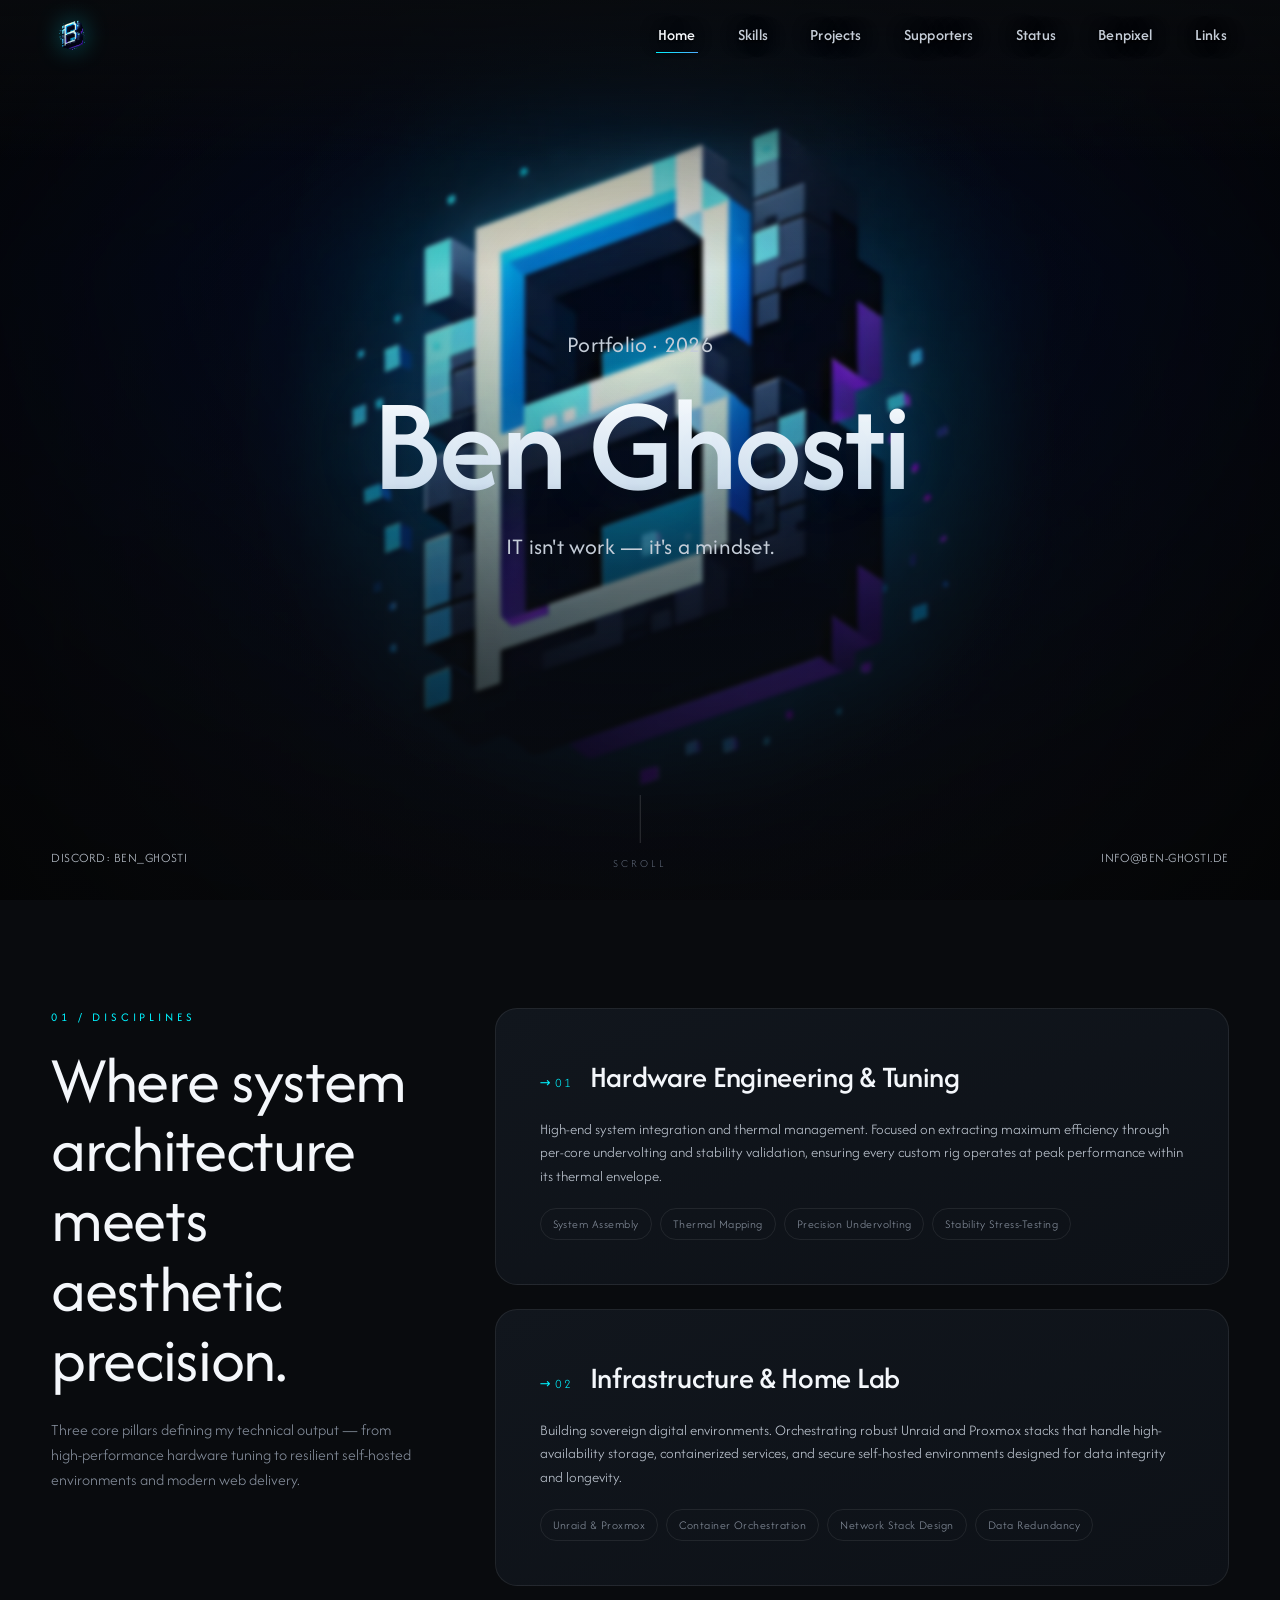
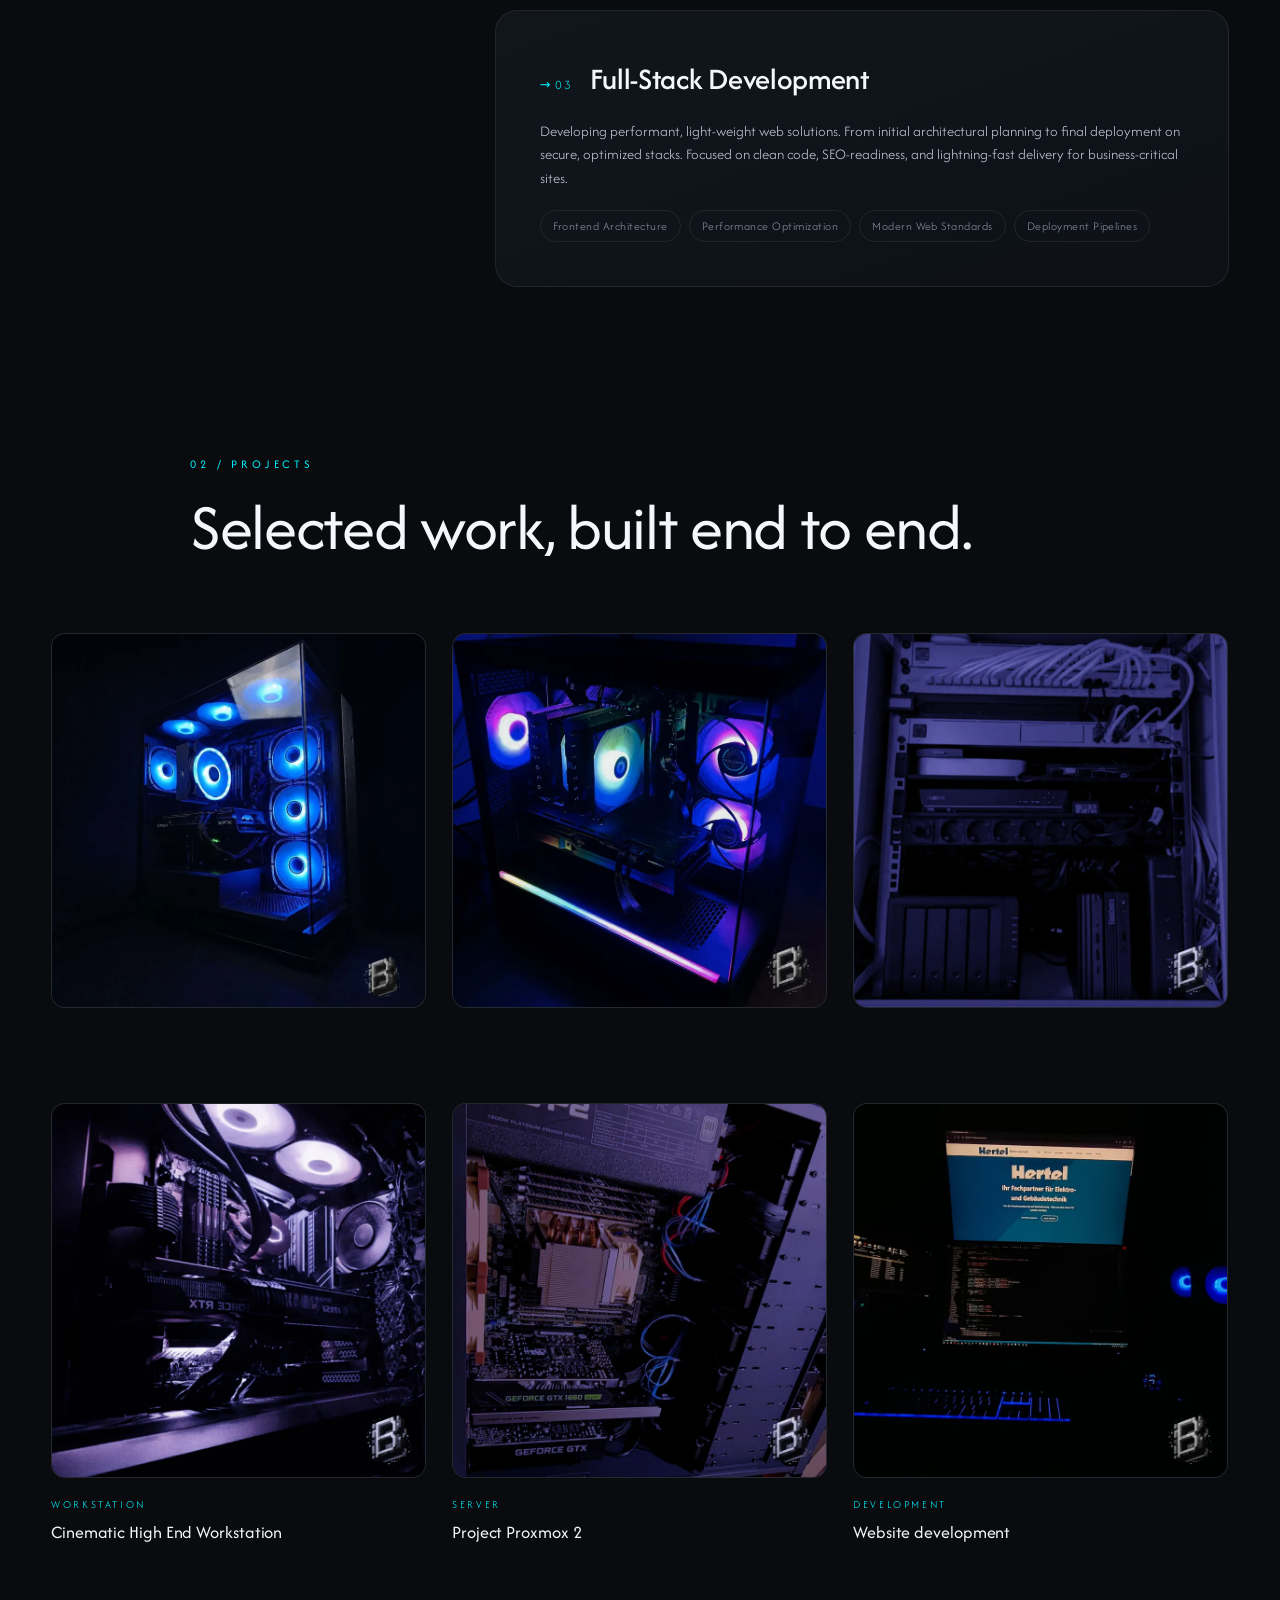
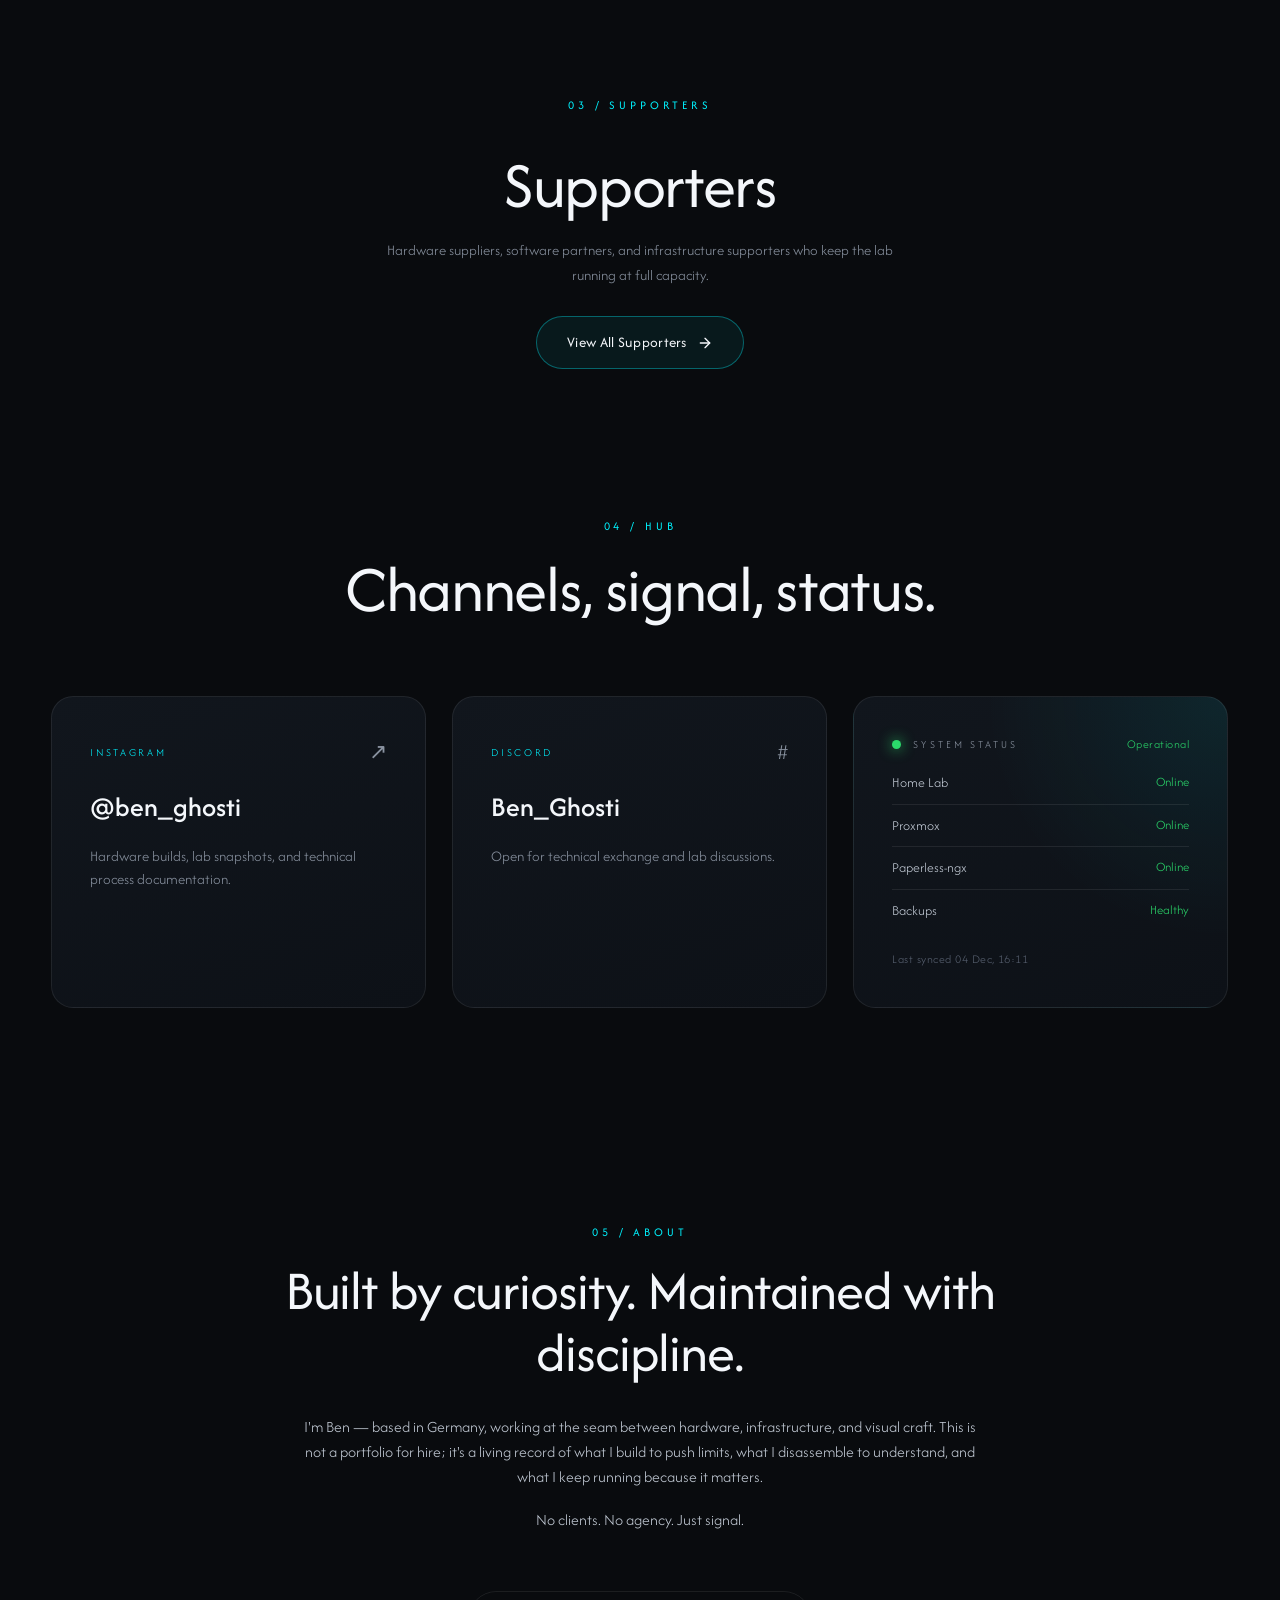
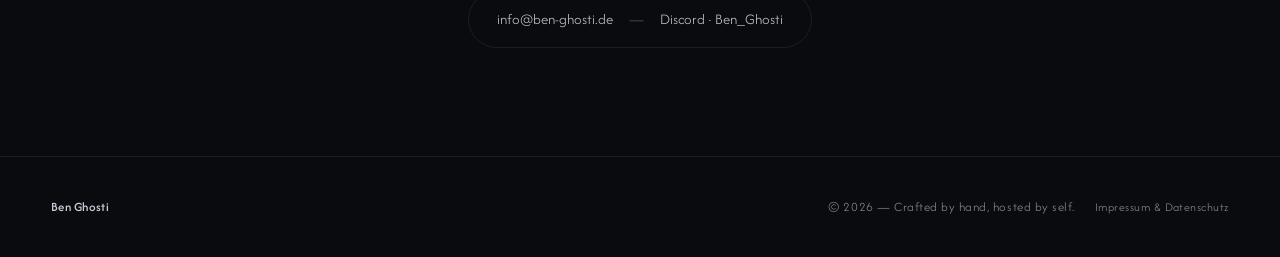
<file: index.html>
<!DOCTYPE html>

<html lang="en">
<head>
<meta charset="utf-8"/>
<meta content="width=device-width, initial-scale=1.0" name="viewport"/>
<meta content="Ben Ghosti — IT isn't work, it's a mindset. Hardware engineering, home lab infrastructure, and digital craftsmanship." name="description"/>
<meta content="#090b0e" name="theme-color"/>
<title>Ben Ghosti — IT Mindset</title>
<link href="assets/images/logo.png?v=20261116-4" rel="icon" type="image/png"/>
<link href="assets/css/fonts.css?v=20261116-4" rel="stylesheet"/>
<link rel="preload" href="assets/fonts/afacad-flux-latin.woff2" as="font" type="font/woff2" crossorigin/>
<!-- Preload für optimierten LCP (Above-the-Fold Hero-Image) -->
<link as="image" fetchpriority="high" href="assets/images/hero-bg.webp" rel="preload" type="image/webp"/>
<link href="assets/css/style.css?v=20261116-11" rel="stylesheet"/>
<link rel="canonical" href="https://ben-ghosti.de/" />
<!-- JSON-LD für Sitelinks und Such-Integration -->
<script type="application/ld+json">
{
  "@context": "https://schema.org",
  "@type": "WebSite",
  "name": "Ben Ghosti IT Portfolio",
  "url": "https://ben-ghosti.de/",
  "hasPart": [
    { "@type": "WebPage", "name": "Projects", "url": "https://ben-ghosti.de/#projects" },
    { "@type": "WebPage", "name": "Skills", "url": "https://ben-ghosti.de/#domains" },
    { "@type": "WebPage", "name": "Supporters", "url": "https://ben-ghosti.de/sponsors.html" },
    { "@type": "WebPage", "name": "System Status", "url": "https://ben-ghosti.de/status.html" },
    { "@type": "WebPage", "name": "Benpixel", "url": "https://ben-ghosti.de/benpixel/" }
  ]
}
</script>
</head>
<body>
<div aria-hidden="true" class="global-glow" data-global-glow=""></div>
<div aria-hidden="true" class="cursor-dot" data-cursor-dot=""></div>
<div aria-hidden="true" class="cursor-ring" data-cursor-ring=""></div>
<header class="nav-bar" data-nav="">
<div class="nav-inner">
<a aria-label="Ben Ghosti home" class="nav-brand" href="./index.html">
<img alt="Ben Ghosti logo" class="brand-mark" src="assets/images/logo.png?v=20261116-4"/>
</a>
<nav aria-label="Primary" class="nav-links" id="primary-nav">
<a class="nav-link active" href="./index.html">Home</a>
<a class="nav-link" href="./index.html#domains">Skills</a>
<a class="nav-link" href="./index.html#projects">Projects</a>
<a class="nav-link" href="./sponsors.html">Supporters</a>
<a class="nav-link" href="./status.html">Status</a>
<a class="nav-link" href="./benpixel/">Benpixel</a>
<a class="nav-link" href="./index.html#links">Links</a>
</nav>
<button aria-controls="primary-nav" aria-expanded="false" aria-label="Toggle navigation" class="nav-toggle" data-nav-toggle="" type="button">
<span class="toggle-bar"></span>
<span class="toggle-bar"></span>
<span class="toggle-bar"></span>
</button>
</div>
</header>
<div class="nav-scrim" data-nav-scrim aria-hidden="true"></div>
<main>
<section class="section-hero" id="home">
<div class="hero-background-wrapper">
<picture><source srcset="assets/images/hero-bg.webp" type="image/webp"/><img alt="" aria-hidden="true" class="hero-image" decoding="async" fetchpriority="high" height="1425" src="assets/images/hero-bg.jpg" width="2560"/></picture>
<div class="hero-veil"></div>
<div class="hero-vignette"></div>
</div>
<div class="hero-content">
<p class="hero-eyebrow">Portfolio · 2026</p>
<h1 class="hero-title">Ben Ghosti</h1>
<p class="hero-tagline">IT isn't work — it's a mindset.</p>
</div>
<div class="hero-meta hero-meta-bottom-left">
<span class="meta-label">Discord: Ben_Ghosti</span>
</div>
<div class="hero-meta hero-meta-bottom-right">
<a class="meta-link" href="mailto:info@ben-ghosti.de">Info@ben-ghosti.de</a>
</div>
<a aria-label="Scroll to next section" class="hero-scroll" href="#domains">
<span class="scroll-track"><span class="scroll-thumb"></span></span>
<span class="scroll-label">Scroll</span>
</a>
</section>
<section class="section section-domains" id="domains">
<div class="grid-ratio-1x2">
<aside class="domain-sticky">
<p class="section-index">01 / Disciplines</p>
<h2 class="section-title">Where system architecture meets aesthetic precision.</h2>
<p class="section-lead">Three core pillars defining my technical output — from high-performance hardware tuning to resilient self-hosted environments and modern web delivery.</p>
</aside>
<div class="domain-stack">
<article class="card-2">
<header class="card-head">
<span class="card-index">→ 01</span>
<h3 class="card-title">Hardware Engineering &amp; Tuning</h3>
</header>
<p class="card-body">High-end system integration and thermal management. Focused on extracting maximum efficiency through per-core undervolting and stability validation, ensuring every custom rig operates at peak performance within its thermal envelope.</p>
<ul class="card-tags">
<li>System Assembly</li>
<li>Thermal Mapping</li>
<li>Precision Undervolting</li>
<li>Stability Stress-Testing</li>
</ul>
</article>
<article class="card-2">
<header class="card-head">
<span class="card-index">→ 02</span>
<h3 class="card-title">Infrastructure &amp; Home Lab</h3>
</header>
<p class="card-body">Building sovereign digital environments. Orchestrating robust Unraid and Proxmox stacks that handle high-availability storage, containerized services, and secure self-hosted environments designed for data integrity and longevity.</p>
<ul class="card-tags">
<li>Unraid &amp; Proxmox</li>
<li>Container Orchestration</li>
<li>Network Stack Design</li>
<li>Data Redundancy</li>
</ul>
</article>
<article class="card-2">
<header class="card-head">
<span class="card-index">→ 03</span>
<h3 class="card-title">Full-Stack Development</h3>
</header>
<p class="card-body">Developing performant, light-weight web solutions. From initial architectural planning to final deployment on secure, optimized stacks. Focused on clean code, SEO-readiness, and lightning-fast delivery for business-critical sites.</p>
<ul class="card-tags">
<li>Frontend Architecture</li>
<li>Performance Optimization</li>
<li>Modern Web Standards</li>
<li>Deployment Pipelines</li>
</ul>
</article>
</div>
</div>
</section>
<section class="section section-projects" id="projects">
<header class="section-header">
<p class="section-index">02 / Projects</p>
<h2 class="section-title">Selected work, built end to end.</h2>
</header>
<div class="project-grid">
<div class="project-card">
<div class="utility-aspect-1x1">
<picture><source srcset="assets/images/project1.webp" type="image/webp"/><img alt="My Workstation — Glacier" decoding="async" height="800" loading="lazy" src="assets/images/project1.jpg" width="800"/></picture>
</div>
<div class="project-meta">
<span class="project-tag">Build</span>
<h3 class="project-name">My Workstation — Glacier</h3>
</div>
</div>
<div class="project-card">
<div class="utility-aspect-1x1">
<picture><source srcset="assets/images/project2.webp" type="image/webp"/><img alt="Gaming Build with air cooling" decoding="async" height="800" loading="lazy" src="assets/images/project2.jpg" width="800"/></picture>
</div>
<div class="project-meta">
<span class="project-tag">Home Lab</span>
<h3 class="project-name">Gaming Build</h3>
</div>
</div>
<div class="project-card">
<div class="utility-aspect-1x1">
<picture><source srcset="assets/images/project3.webp" type="image/webp"/><img alt="Custom Network Stack Rack" decoding="async" height="800" loading="lazy" src="assets/images/project3.jpg" width="800"/></picture>
</div>
<div class="project-meta">
<span class="project-tag">Network</span>
<h3 class="project-name">Network Stack</h3>
</div>
</div>
<div class="project-card">
<div class="utility-aspect-1x1">
<picture><source srcset="assets/images/project4.webp" type="image/webp"/><img alt="Cinematic High End Workstation Detail" decoding="async" height="800" loading="lazy" src="assets/images/project4.jpg" width="800"/></picture>
</div>
<div class="project-meta">
<span class="project-tag">Workstation</span>
<h3 class="project-name">Cinematic High End Workstation</h3>
</div>
</div>
<div class="project-card">
<div class="utility-aspect-1x1">
<picture><source srcset="assets/images/project5.webp" type="image/webp"/><img alt="Project Proxmox 2 Server Hardware" decoding="async" height="800" loading="lazy" src="assets/images/project5.jpg" width="800"/></picture>
</div>
<div class="project-meta">
<span class="project-tag">Server</span>
<h3 class="project-name">Project Proxmox 2</h3>
</div>
</div>
<div class="project-card">
<div class="utility-aspect-1x1">
<picture><source srcset="assets/images/project6.webp" type="image/webp"/><img alt="Website development workspace" decoding="async" height="800" loading="lazy" src="assets/images/project6.jpg" width="800"/></picture>
</div>
<div class="project-meta">
<span class="project-tag">Development</span>
<h3 class="project-name">Website development</h3>
</div>
</div>
</div>
</section>
<section class="section section-sponsors-teaser" id="sponsors-teaser">
<div class="section-container">
<div class="teaser-box">
<p class="section-index">03 / Supporters</p>
<h2 class="section-heading">Supporters</h2>
<p class="section-subheading">Hardware suppliers, software partners, and infrastructure supporters who keep the lab running at full capacity.</p>
<a class="cta-button" href="./sponsors.html">
          View All Supporters
          <svg aria-hidden="true" class="cta-icon" fill="none" height="16" stroke="currentColor" stroke-linecap="round" stroke-linejoin="round" stroke-width="2" viewbox="0 0 24 24" width="16" xmlns="http://www.w3.org/2000/svg"><line x1="5" x2="19" y1="12" y2="12"></line><polyline points="12 5 19 12 12 19"></polyline></svg>
</a>
</div>
</div>
</section>
<section class="section section-links" id="links">
<header class="section-header">
<p class="section-index">04 / Hub</p>
<h2 class="section-title">Channels, signal, status.</h2>
</header>
<div class="link-hub">
<a class="link-card" href="https://instagram.com/ben_ghosti" rel="noopener noreferrer" target="_blank">
<div class="link-card-head">
<span class="link-card-tag">Instagram</span>
<span aria-hidden="true" class="link-card-arrow">↗</span>
</div>
<h3 class="link-card-title">@ben_ghosti</h3>
<p class="link-card-desc">Hardware builds, lab snapshots, and technical process documentation.</p>
</a>
<div class="link-card">
<div class="link-card-head">
<span class="link-card-tag">Discord</span>
<span aria-hidden="true" class="link-card-arrow">#</span>
</div>
<h3 class="link-card-title">Ben_Ghosti</h3>
<p class="link-card-desc">Open for technical exchange and lab discussions.</p>
</div>
<a class="status-module reveal is-visible" data-status-module="" href="./status.html">
<div class="status-head">
<div class="status-led" data-status-led=""></div>
<span class="status-label">System Status</span>
<span class="status-state" data-status-state="">Operational</span>
</div>
<ul class="status-list">
<li><span>Home Lab</span><em data-status-item="">Online</em></li>
<li><span>Proxmox</span><em data-status-item="">Online</em></li>
<li><span>Paperless-ngx</span><em data-status-item="">Online</em></li>
<li><span>Backups</span><em data-status-item="">Healthy</em></li>
</ul>
<p class="status-foot">Last synced <time data-status-time="">09 Jun, 22:10</time></p>
</a>
</div>
</section>
<section class="section section-about" id="about">
<div class="about-wrap">
<p class="section-index">05 / About</p>
<h2 class="about-title">Built by curiosity. Maintained with discipline.</h2>
<p class="about-body">I'm Ben — based in Germany, working at the seam between hardware, infrastructure, and visual craft. This is not a portfolio for hire; it's a living record of what I build to push limits, what I disassemble to understand, and what I keep running because it matters.</p>
<p class="about-body">No clients. No agency. Just signal.</p>
<div class="about-contact">
<a class="contact-link" href="mailto:info@ben-ghosti.de">info@ben-ghosti.de</a>
<span aria-hidden="true" class="contact-sep">—</span>
<span class="contact-link">Discord · Ben_Ghosti</span>
</div>
</div>
</section>
</main>
<footer class="site-footer" id="site-footer">
<div class="footer-inner">
<a class="footer-brand" href="./index.html">Ben Ghosti</a>
<div class="footer-end">
<span class="footer-meta">© <span data-year="">2026</span> — Crafted by hand, hosted by self.</span>
<a class="footer-legal-link" href="./legal.html">Impressum &amp; Datenschutz</a>
</div>
</div>
</footer>
<script defer="" src="assets/js/main.js?v=20261116-4"></script>
</body>
</html>
</file>
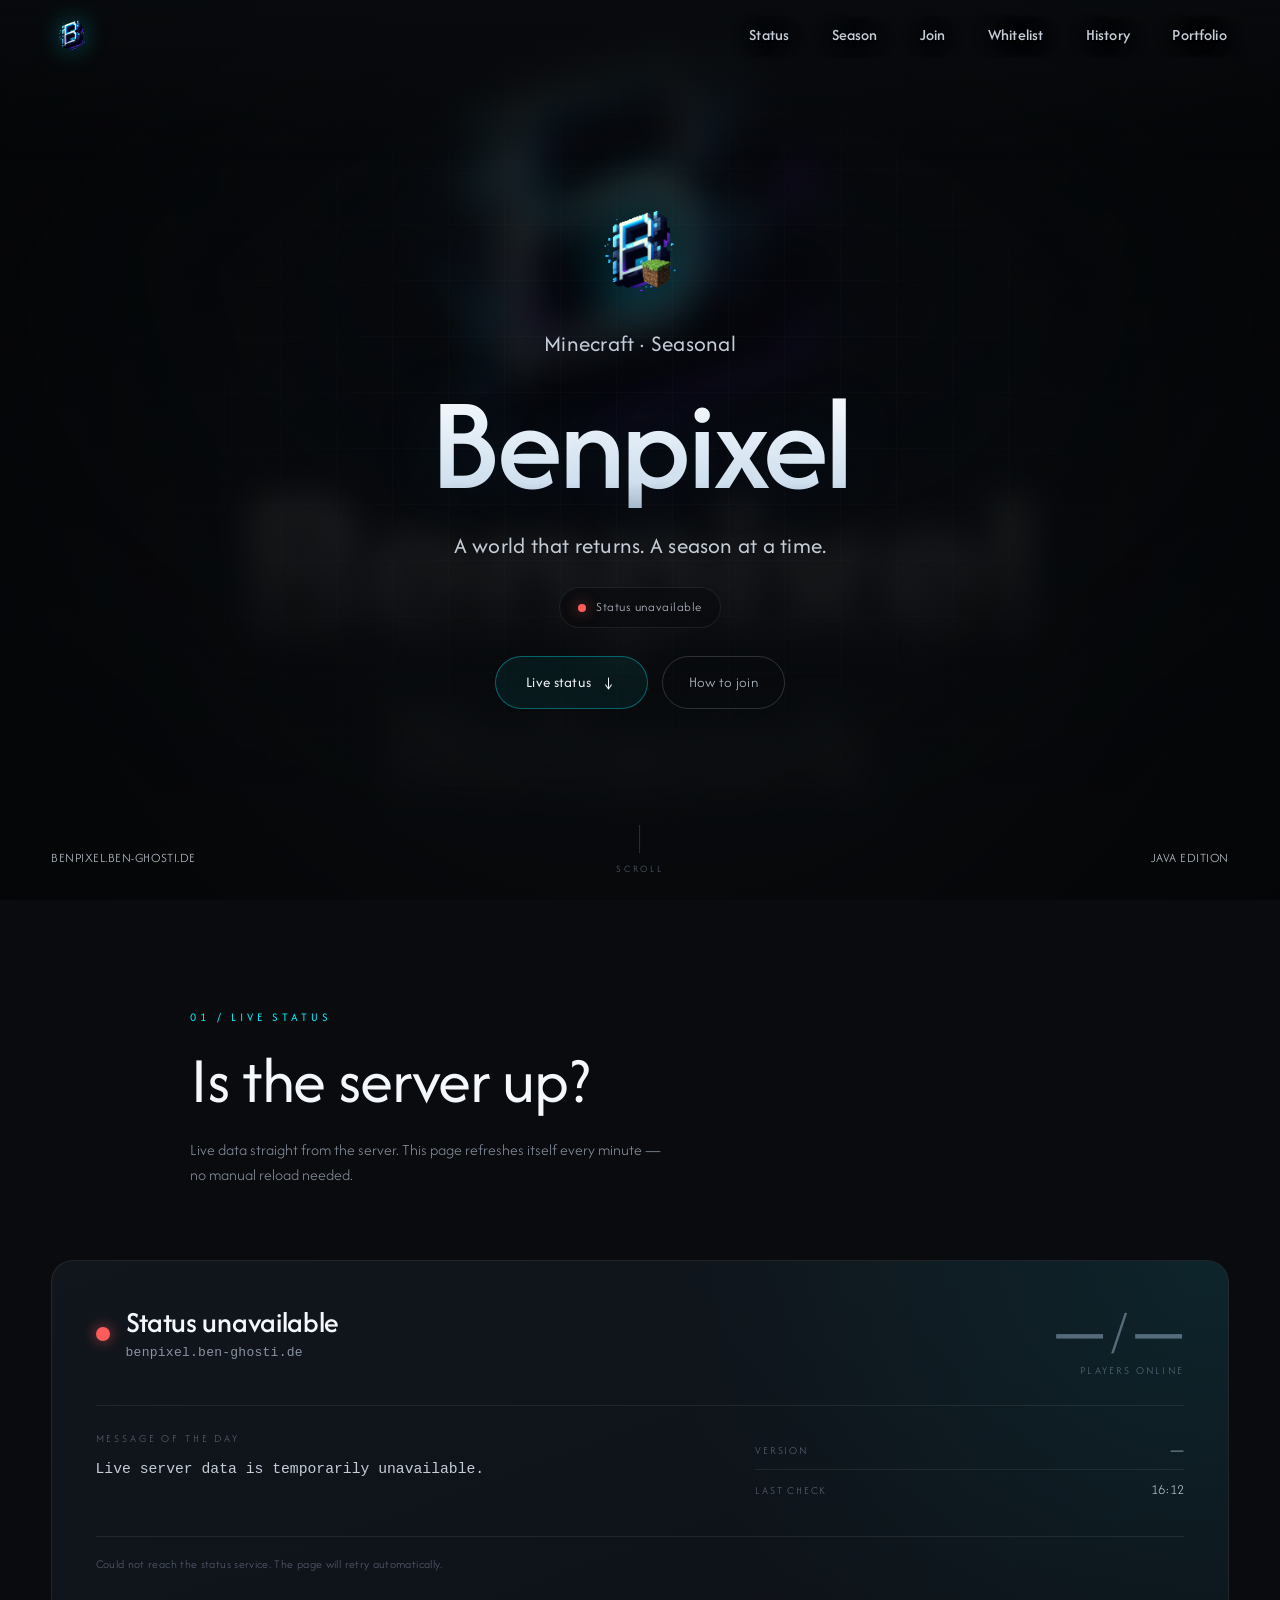
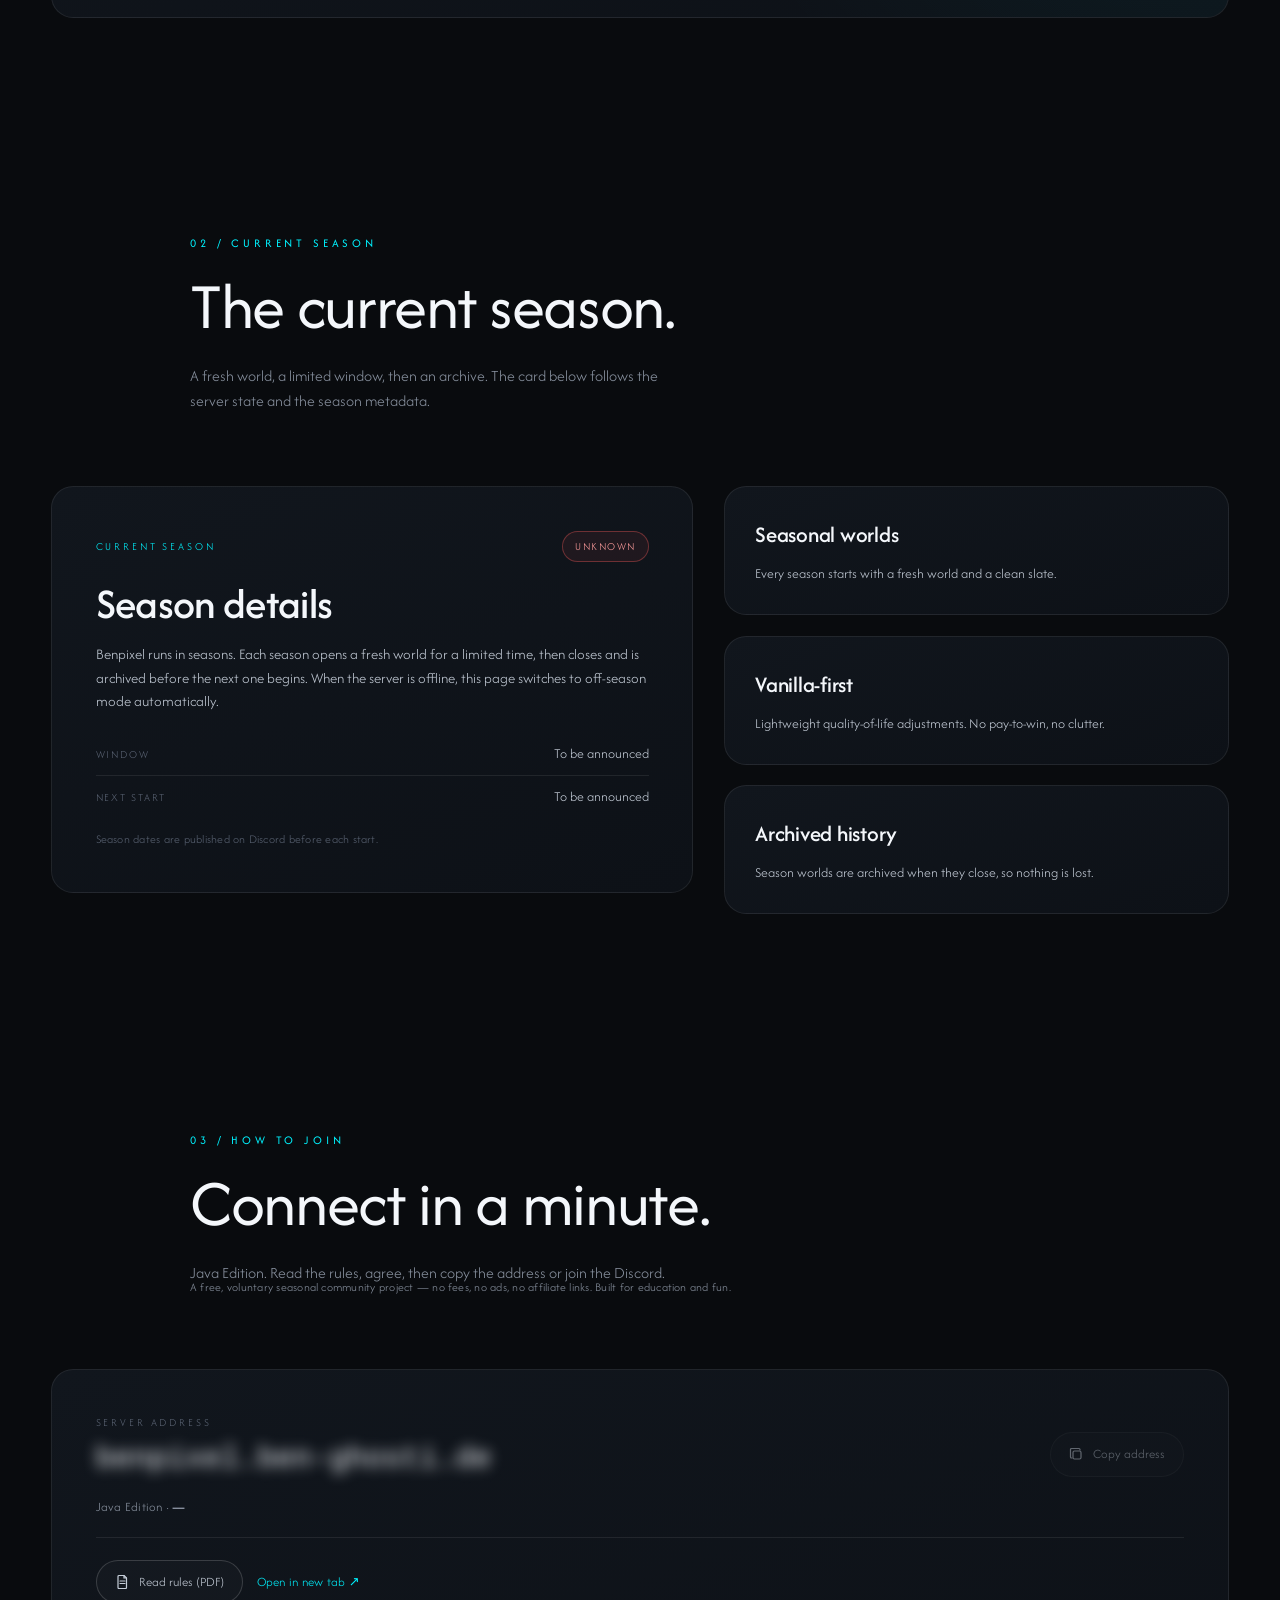
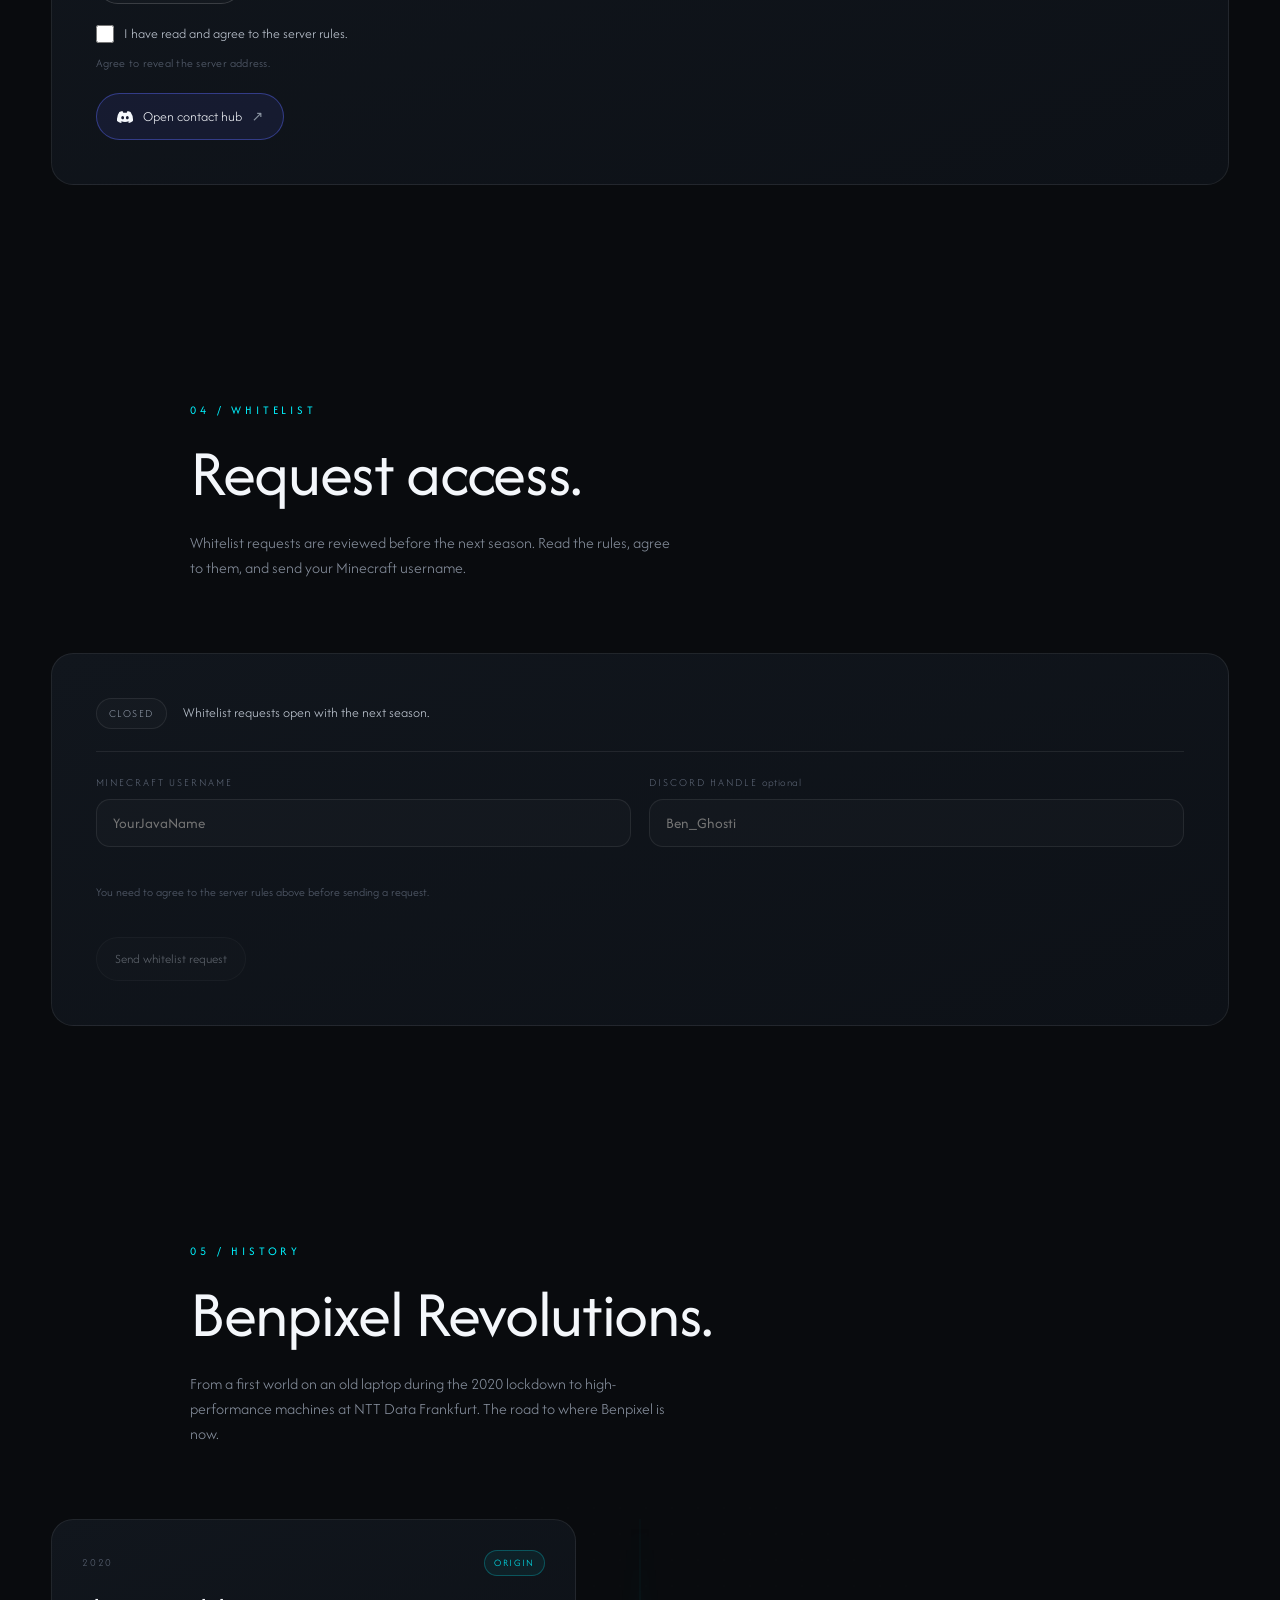
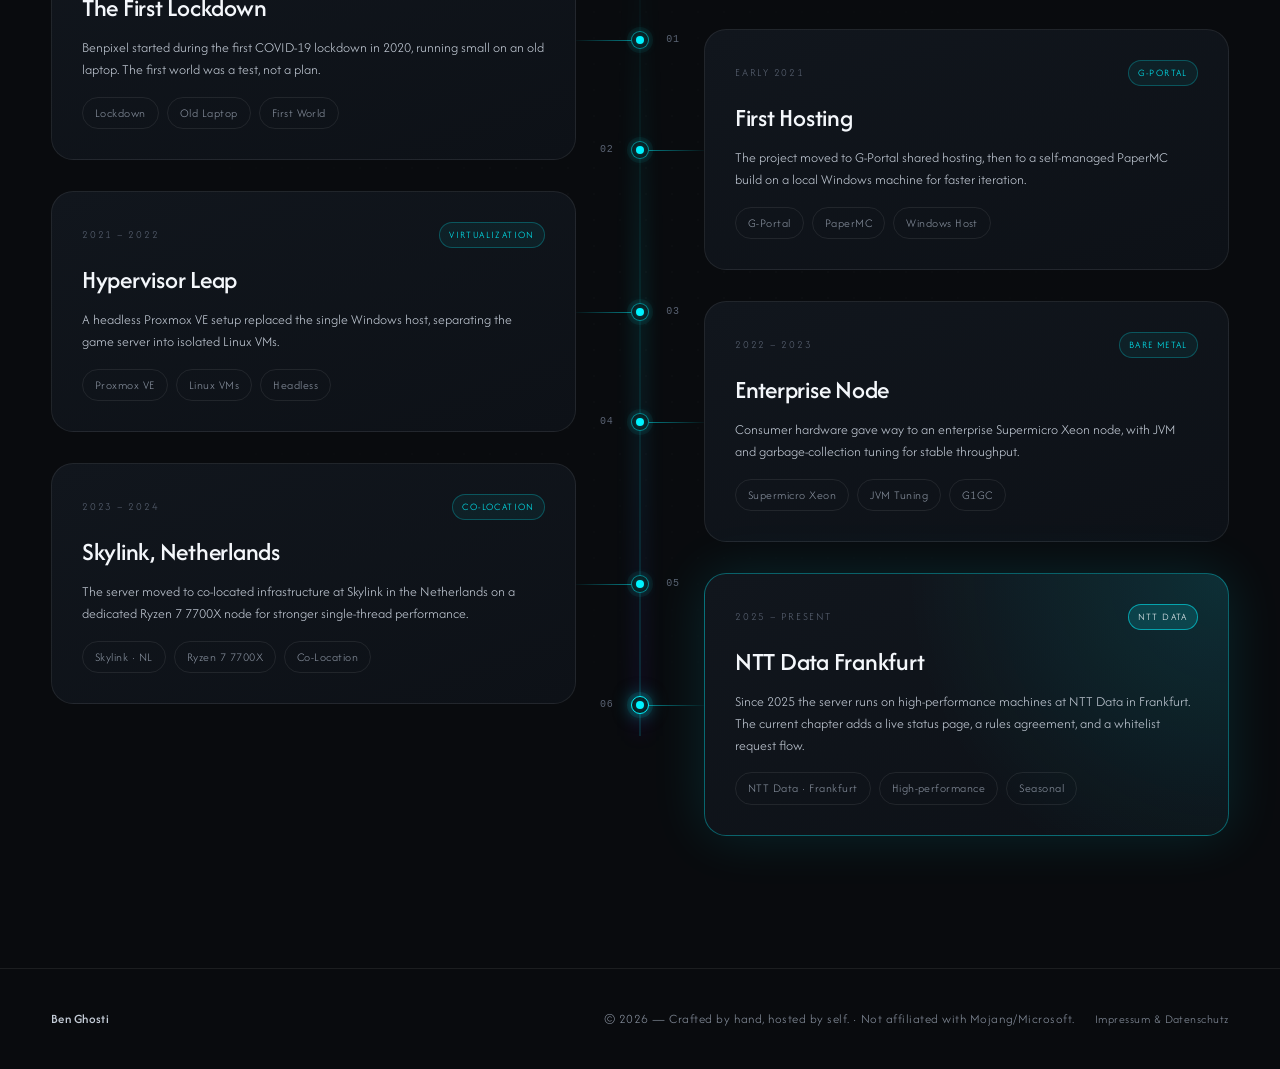
<file: benpixel/index.html>
<!DOCTYPE html>

<html lang="en">
<head>
<meta charset="utf-8"/>
<meta content="width=device-width, initial-scale=1.0" name="viewport"/>
<meta content="Benpixel — a seasonal Minecraft server by Ben Ghosti. Live status, current season, and how to join." name="description"/>
<meta content="#090b0e" name="theme-color"/>
<title>Benpixel — Seasonal Minecraft Server · Ben Ghosti</title>
<link href="favicon.png" rel="icon" type="image/png"/>
<link href="../assets/css/fonts.css?v=20261116-4" rel="stylesheet"/>
<link rel="preload" href="../assets/fonts/afacad-flux-latin.woff2" as="font" type="font/woff2" crossorigin/>
<link as="image" fetchpriority="high" href="assets/images/benpixel-hero.webp" rel="preload" type="image/webp"/>
<link href="../assets/css/style.css?v=20261116-11" rel="stylesheet"/>
<link href="assets/css/benpixel.css?v=20261116-11" rel="stylesheet"/>
<link rel="canonical" href="https://ben-ghosti.de/benpixel/"/>
<meta property="og:type" content="website"/>
<meta property="og:title" content="Benpixel — Seasonal Minecraft Server"/>
<meta property="og:description" content="Live status, current season, and how to join Benpixel."/>
<meta property="og:image" content="https://ben-ghosti.de/benpixel/assets/images/benpixel-hero.jpg"/>
<meta property="og:url" content="https://ben-ghosti.de/benpixel/"/>
<meta name="twitter:card" content="summary_large_image"/>
<script type="application/ld+json">
{
  "@context": "https://schema.org",
  "@type": "WebPage",
  "name": "Benpixel — Seasonal Minecraft Server",
  "url": "https://ben-ghosti.de/benpixel/",
  "description": "Live status, current season, and how to join the seasonal Minecraft server Benpixel.",
  "isPartOf": {
    "@type": "WebSite",
    "name": "Ben Ghosti IT Portfolio",
    "url": "https://ben-ghosti.de/"
  },
  "about": {
    "@type": "VideoGame",
    "name": "Minecraft"
  }
}
</script>
</head>
<body class="bp-page">
<div aria-hidden="true" class="global-glow" data-global-glow=""></div>
<div aria-hidden="true" class="cursor-dot" data-cursor-dot=""></div>
<div aria-hidden="true" class="cursor-ring" data-cursor-ring=""></div>

<header class="nav-bar" data-nav="">
<div class="nav-inner">
<a aria-label="Ben Ghosti home" class="nav-brand" href="../index.html">
<img alt="Ben Ghosti logo" class="brand-mark" src="../assets/images/logo.png?v=20261116-4"/>
</a>
<nav aria-label="Benpixel" class="nav-links" id="primary-nav">
<a class="nav-link" href="#status">Status</a>
<a class="nav-link" href="#season">Season</a>
<a class="nav-link" href="#join">Join</a>
<a class="nav-link" href="#whitelist">Whitelist</a>
<a class="nav-link" href="#history">History</a>
<a class="nav-link" href="../index.html">Portfolio</a>
</nav>
<button aria-controls="primary-nav" aria-expanded="false" aria-label="Toggle navigation" class="nav-toggle" data-nav-toggle="" type="button">
<span class="toggle-bar"></span>
<span class="toggle-bar"></span>
<span class="toggle-bar"></span>
</button>
</div>
</header>
<div aria-hidden="true" class="nav-scrim" data-nav-scrim></div>

<main>
<section class="section-hero bp-hero" id="home">
<div class="hero-background-wrapper">
<picture><source srcset="assets/images/benpixel-hero.webp" type="image/webp"/><img alt="" aria-hidden="true" class="bp-hero-image" decoding="async" fetchpriority="high" height="1080" src="assets/images/benpixel-hero.jpg" width="1920"/></picture>
<div class="hero-veil"></div>
<div class="hero-vignette"></div>
<div aria-hidden="true" class="bp-hero-grid"></div>
</div>
<div class="hero-content">
<img alt="" aria-hidden="true" class="bp-hero-mark" height="128" src="favicon.png" width="128"/>
<p class="hero-eyebrow">Minecraft · Seasonal</p>
<h1 class="hero-title">Benpixel</h1>
<p class="hero-tagline">A world that returns. A season at a time.</p>
<div class="bp-hero-status" data-state="checking" id="hero-chip">
<span aria-hidden="true" class="bp-led"></span>
<span id="hero-status">Checking server…</span>
</div>
<div class="bp-hero-actions">
<a class="cta-button" href="#status">Live status <span aria-hidden="true">↓</span></a>
<a class="bp-ghost-button" href="#join">How to join</a>
</div>
</div>
<div class="hero-meta hero-meta-bottom-left">
<span id="hero-host">benpixel.ben-ghosti.de</span>
</div>
<div class="hero-meta hero-meta-bottom-right">
<span id="hero-version">Java Edition</span>
</div>
<a aria-label="Scroll to live status" class="hero-scroll" href="#status">
<span class="scroll-track"><span class="scroll-thumb"></span></span>
<span class="scroll-label">Scroll</span>
</a>
</section>

<section class="section" id="status">
<header class="section-header">
<p class="section-index">01 / Live Status</p>
<h2 class="section-title">Is the server up?</h2>
<p class="section-lead">Live data straight from the server. This page refreshes itself every minute — no manual reload needed.</p>
</header>

<div class="card-2 bp-status-panel" data-state="checking" id="status-panel">
<div class="bp-status-top">
<div class="bp-status-identity">
<span aria-hidden="true" class="bp-status-dot"></span>
<div>
<p aria-live="polite" class="bp-status-state" id="status-state">Checking server…</p>
<p class="bp-status-host" id="status-host">benpixel.ben-ghosti.de</p>
</div>
</div>
<div class="bp-players">
<div class="bp-players-fraction">
<span id="players-online">—</span>
<span class="bp-players-sep">/</span>
<span id="players-max">—</span>
</div>
<span class="bp-players-label">players online</span>
</div>
</div>

<div class="bp-status-body">
<div class="bp-motd-wrap">
<span class="bp-meta-label">Message of the day</span>
<div aria-live="polite" class="bp-motd" id="server-motd">Fetching live data…</div>
</div>
<dl class="bp-status-meta">
<div><dt>Version</dt><dd id="server-version">—</dd></div>
<div><dt>Last check</dt><dd id="status-updated">—</dd></div>
</dl>
</div>

<p class="bp-status-note" id="status-note">Live data is fetched directly from the server and refreshes every 60 seconds.</p>
</div>
<noscript>
<p class="bp-noscript">Live status requires JavaScript. The server address is <strong>benpixel.ben-ghosti.de</strong>.</p>
</noscript>
</section>

<section class="section" id="season">
<header class="section-header">
<p class="section-index">02 / Current Season</p>
<h2 class="section-title">The current season.</h2>
<p class="section-lead">A fresh world, a limited window, then an archive. The card below follows the server state and the season metadata.</p>
</header>

<div class="bp-season-grid">
<article class="card-2 bp-season-card">
<div class="bp-season-top">
<span class="bp-season-kicker" id="season-kicker">Current season</span>
<span class="bp-pill" id="season-status">Checking…</span>
</div>
<h3 class="bp-season-title" id="season-title">Season details</h3>
<p class="card-body" id="season-description">Season information is announced on Discord before each start.</p>
<div class="bp-countdown" hidden id="season-countdown">
<div class="bp-countdown-unit"><span class="bp-countdown-value" id="cd-days">00</span><span>days</span></div>
<div class="bp-countdown-unit"><span class="bp-countdown-value" id="cd-hours">00</span><span>hours</span></div>
<div class="bp-countdown-unit"><span class="bp-countdown-value" id="cd-minutes">00</span><span>min</span></div>
<div class="bp-countdown-unit"><span class="bp-countdown-value" id="cd-seconds">00</span><span>sec</span></div>
</div>
<dl class="bp-season-facts">
<div><dt>Window</dt><dd id="season-window">To be announced</dd></div>
<div><dt>Next start</dt><dd id="season-next">To be announced</dd></div>
</dl>
<p class="bp-season-note" id="season-note">Season dates are published on Discord before each start.</p>
</article>

<div class="bp-highlights" id="season-highlights"></div>
</div>

<div class="bp-archive" hidden id="season-archive">
<h3 class="bp-archive-title">Previous seasons</h3>
<ul class="bp-archive-list" id="archive-list"></ul>
</div>
</section>

<section class="section" id="join">
<header class="section-header">
<p class="section-index">03 / How to Join</p>
<h2 class="section-title">Connect in a minute.</h2>
<p class="section-lead">Java Edition. Read the rules, agree, then copy the address or join the Discord.</p>
<p class="bp-community-note">A free, voluntary seasonal community project — no fees, no ads, no affiliate links. Built for education and fun.</p>
</header>

<article class="card-2 bp-join-card" id="address-card">
<div class="bp-join-head">
<div class="bp-join-address-wrap">
<span class="bp-meta-label">Server address</span>
<p aria-describedby="agree-note" class="bp-address is-locked" id="join-address">benpixel.ben-ghosti.de</p>
</div>
<button class="bp-copy-btn" disabled id="copy-address" type="button">
<svg aria-hidden="true" fill="none" height="15" viewBox="0 0 15 15" width="15">
<rect height="8" rx="1.5" stroke="currentColor" stroke-width="1.2" width="8" x="4" y="4"/>
<path d="M3 11H2.5a1 1 0 01-1-1V2.5a1 1 0 011-1H10a1 1 0 011 1V3" stroke="currentColor" stroke-linecap="round" stroke-width="1.2"/>
</svg>
<span>Copy address</span>
</button>
</div>

<p class="bp-join-version-line">Java Edition · <strong id="join-version">—</strong></p>

<div class="bp-join-rules">
<div class="bp-rules-actions">
<button aria-haspopup="dialog" class="bp-copy-btn" id="open-rules" type="button">
<svg aria-hidden="true" fill="none" height="15" viewBox="0 0 15 15" width="15">
<path d="M4 1.5h5l2.5 2.5v9.5a1 1 0 01-1 1h-6.5a1 1 0 01-1-1v-11a1 1 0 011-1z" stroke="currentColor" stroke-linejoin="round" stroke-width="1.2"/>
<path d="M9 1.5V4h2.5M5 7h5M5 9.5h5" stroke="currentColor" stroke-linecap="round" stroke-width="1.2"/>
</svg>
<span>Read rules (PDF)</span>
</button>
<a class="bp-inline-link" href="rules.pdf" rel="noopener noreferrer" target="_blank">Open in new tab ↗</a>
</div>
<label class="bp-agree" for="agree-rules">
<input id="agree-rules" type="checkbox"/>
<span>I have read and agree to the server rules.</span>
</label>
<p class="bp-agree-note" id="agree-note">Agree to reveal the server address.</p>
</div>

<a class="bp-discord-btn" href="../index.html#links" id="discord-link" rel="noopener noreferrer" target="_blank">
<svg aria-hidden="true" fill="currentColor" height="16" viewBox="0 0 24 24" width="16">
<path d="M20.3 4.4A19.8 19.8 0 0015.9 3l-.2.4a18.5 18.5 0 00-1.1 2.3 17 17 0 00-5.2 0A18.5 18.5 0 008.3 3.4L7.9 3a19.8 19.8 0 00-4.4 1.4A20.4 20.4 0 00.1 18.1a19.9 19.9 0 006 3l1.3-1.8a12.8 12.8 0 01-2-1c.2-.1.3-.3.5-.4a14.2 14.2 0 0012.2 0l.5.4a12.8 12.8 0 01-2 1l1.3 1.8a19.9 19.9 0 006-3A20.4 20.4 0 0020.3 4.4zM8.5 15.4c-1.2 0-2.1-1.1-2.1-2.4s.9-2.4 2.1-2.4 2.1 1.1 2.1 2.4-.9 2.4-2.1 2.4zm7 0c-1.2 0-2.1-1.1-2.1-2.4s.9-2.4 2.1-2.4 2.1 1.1 2.1 2.4-.9 2.4-2.1 2.4z"/>
</svg>
<span id="discord-label">Open contact hub</span>
<span aria-hidden="true" class="bp-discord-arrow">↗</span>
</a>
</article>
</section>

<section class="section" id="whitelist">
<header class="section-header">
<p class="section-index">04 / Whitelist</p>
<h2 class="section-title">Request access.</h2>
<p class="section-lead">Whitelist requests are reviewed before the next season. Read the rules, agree to them, and send your Minecraft username.</p>
</header>

<div class="card-2 bp-whitelist-card">
<div class="bp-whitelist-status">
<span class="bp-pill" data-state="offline" id="whitelist-state">Closed</span>
<p class="bp-whitelist-message" id="whitelist-message">Whitelist requests open with the next season.</p>
</div>

<form class="bp-whitelist-form" hidden id="whitelist-form" novalidate>
<div class="bp-field">
<label for="whitelist-username">Minecraft username</label>
<input autocomplete="username" id="whitelist-username" maxlength="16" minlength="3" name="username" pattern="[A-Za-z0-9_]{3,16}" placeholder="YourJavaName" required type="text"/>
</div>
<div class="bp-field">
<label for="whitelist-discord">Discord handle <span>optional</span></label>
<input autocomplete="off" id="whitelist-discord" maxlength="40" name="discord" placeholder="Ben_Ghosti" type="text"/>
</div>
<div aria-hidden="true" class="bp-honeypot">
<label for="whitelist-website">Website</label>
<input autocomplete="off" id="whitelist-website" name="website" tabindex="-1" type="text"/>
</div>
<div class="bp-turnstile" id="whitelist-turnstile"></div>
<p class="bp-whitelist-hint" id="whitelist-hint">You need to agree to the server rules above before sending a request.</p>
<p aria-live="polite" class="bp-whitelist-result" id="whitelist-result" role="status"></p>
<button class="bp-copy-btn" id="whitelist-submit" type="submit">Send whitelist request</button>
</form>
</div>
</section>

<section class="section" id="history">
<header class="section-header">
<p class="section-index">05 / History</p>
<h2 class="section-title">Benpixel Revolutions.</h2>
<p class="section-lead">From a first world on an old laptop during the 2020 lockdown to high-performance machines at NTT Data Frankfurt. The road to where Benpixel is now.</p>
</header>
<div class="bp-timeline" id="history-timeline"></div>
</section>
</main>

<div aria-hidden="true" class="bp-modal" id="rules-modal">
<div class="bp-modal-backdrop" data-close-rules=""></div>
<div aria-labelledby="rules-modal-title" aria-modal="true" class="bp-modal-dialog" role="dialog">
<header class="bp-modal-head">
<div>
<p class="bp-meta-label">Benpixel</p>
<h2 class="bp-modal-title" id="rules-modal-title">Server rules</h2>
</div>
<button aria-label="Close rules" class="bp-modal-close" id="close-rules" type="button">&times;</button>
</header>
<div class="bp-modal-body">
<iframe class="bp-modal-frame" data-src="rules.pdf" id="rules-frame" src="about:blank" title="Benpixel server rules (PDF)"></iframe>
</div>
<footer class="bp-modal-foot">
<a class="bp-inline-link" href="rules.pdf" rel="noopener noreferrer" target="_blank">Open PDF in a new tab ↗</a>
<button class="bp-copy-btn" id="modal-agree" type="button">I have read and agree</button>
</footer>
</div>
</div>

<footer class="site-footer" id="site-footer">
<div class="footer-inner">
<a class="footer-brand" href="../index.html">Ben Ghosti</a>
<div class="footer-end">
<span class="footer-meta">© <span data-year="">2026</span> — Crafted by hand, hosted by self. &middot; Not affiliated with Mojang/Microsoft.</span>
<a class="footer-legal-link" href="../legal.html">Impressum &amp; Datenschutz</a>
</div>
</div>

</footer>

<div aria-atomic="true" aria-live="polite" class="bp-toast" id="bp-toast" role="status">
<svg aria-hidden="true" fill="none" height="14" viewBox="0 0 14 14" width="14">
<path d="M2 7l3.5 3.5L12 3" stroke="currentColor" stroke-linecap="round" stroke-linejoin="round" stroke-width="1.5"/>
</svg>
<span id="bp-toast-text">Address copied.</span>
</div>

<script defer src="../assets/js/main.js?v=20261116-4"></script>
<script defer src="assets/js/benpixel.js?v=20261116-8"></script>
</body>
</html>
</file>
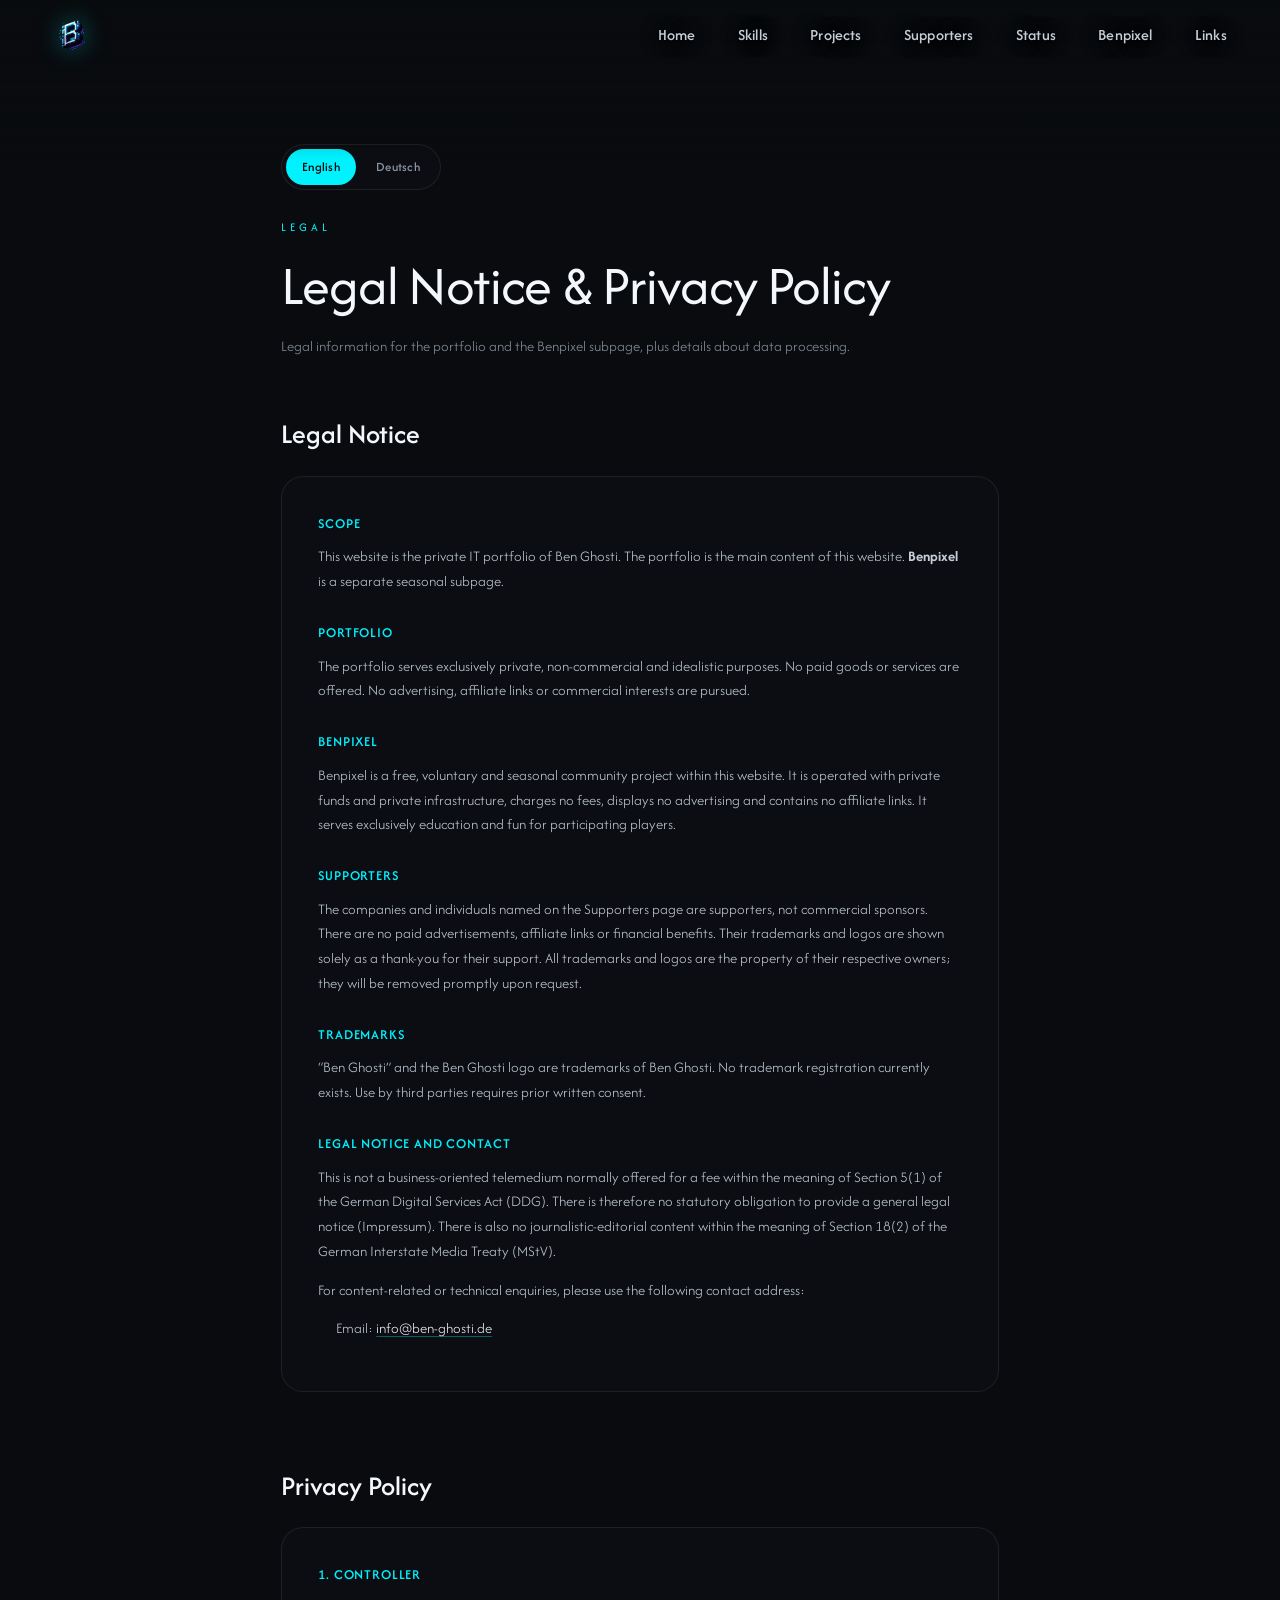
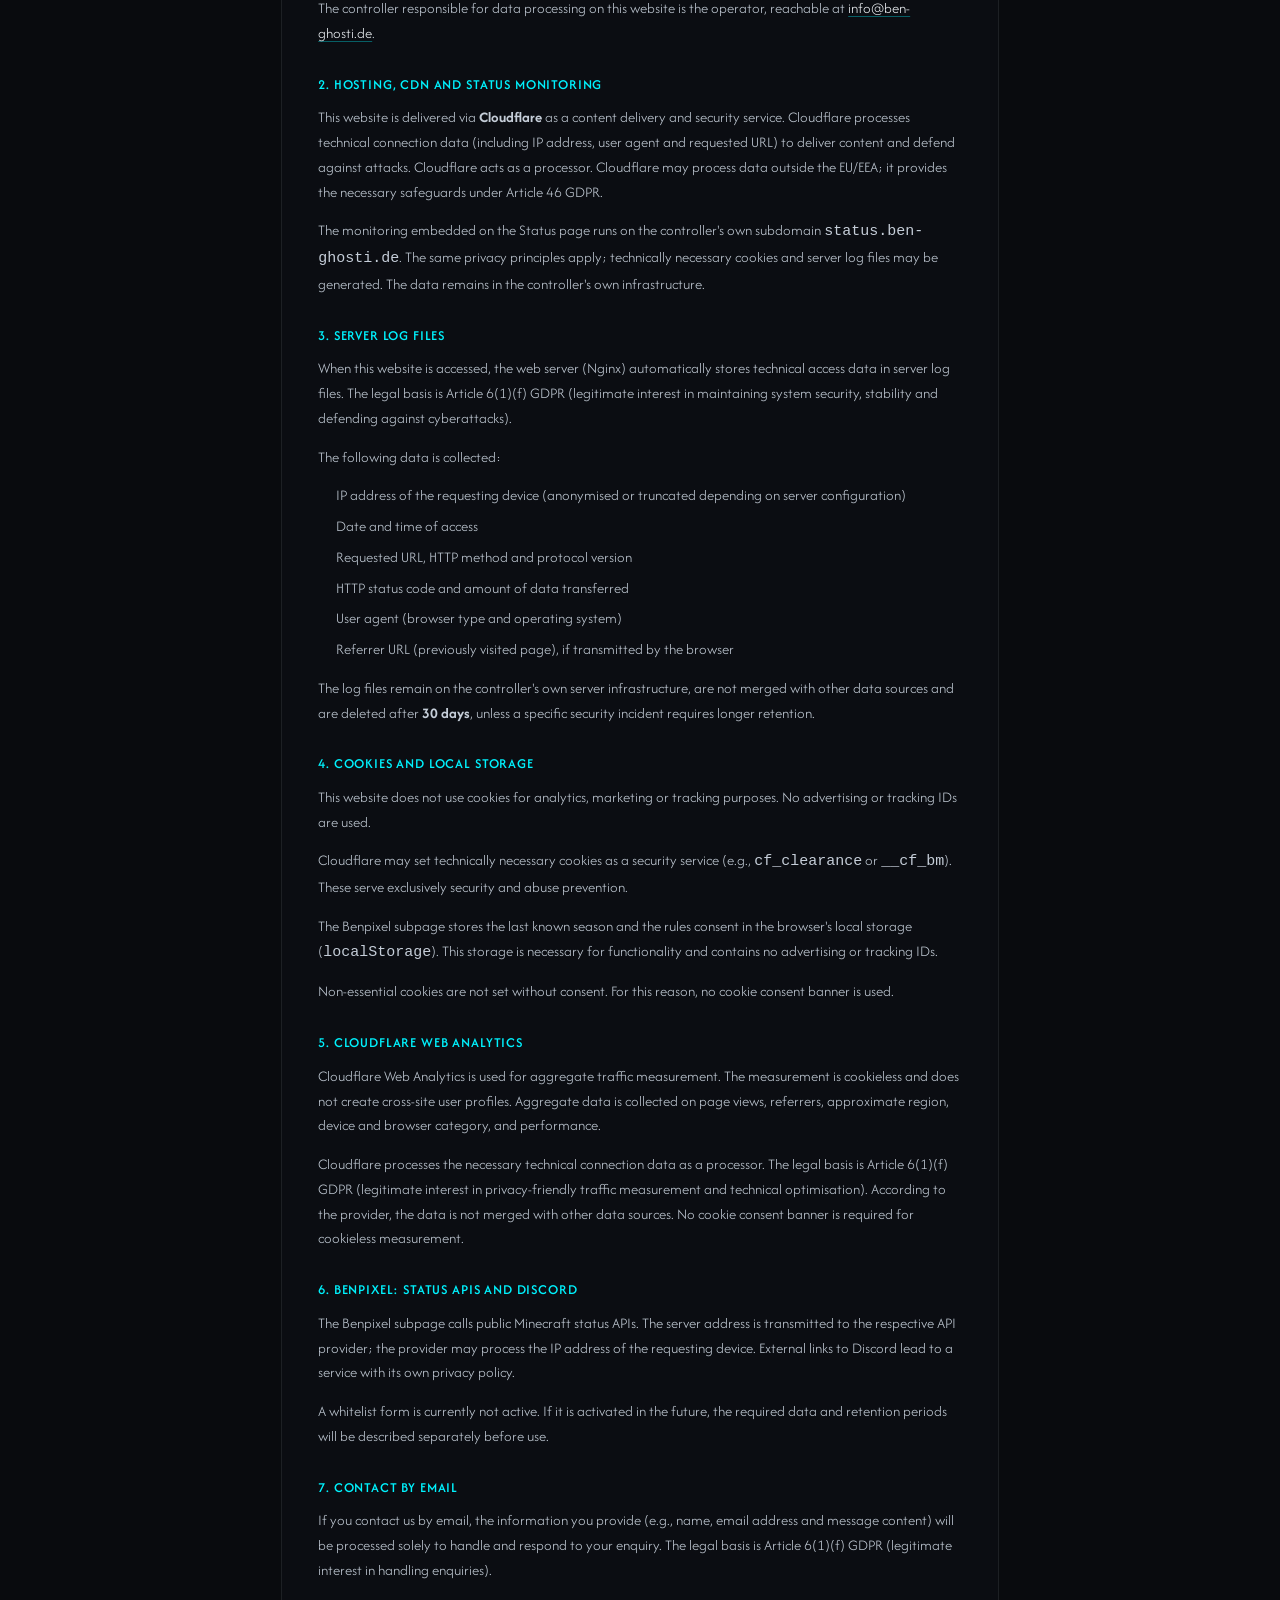
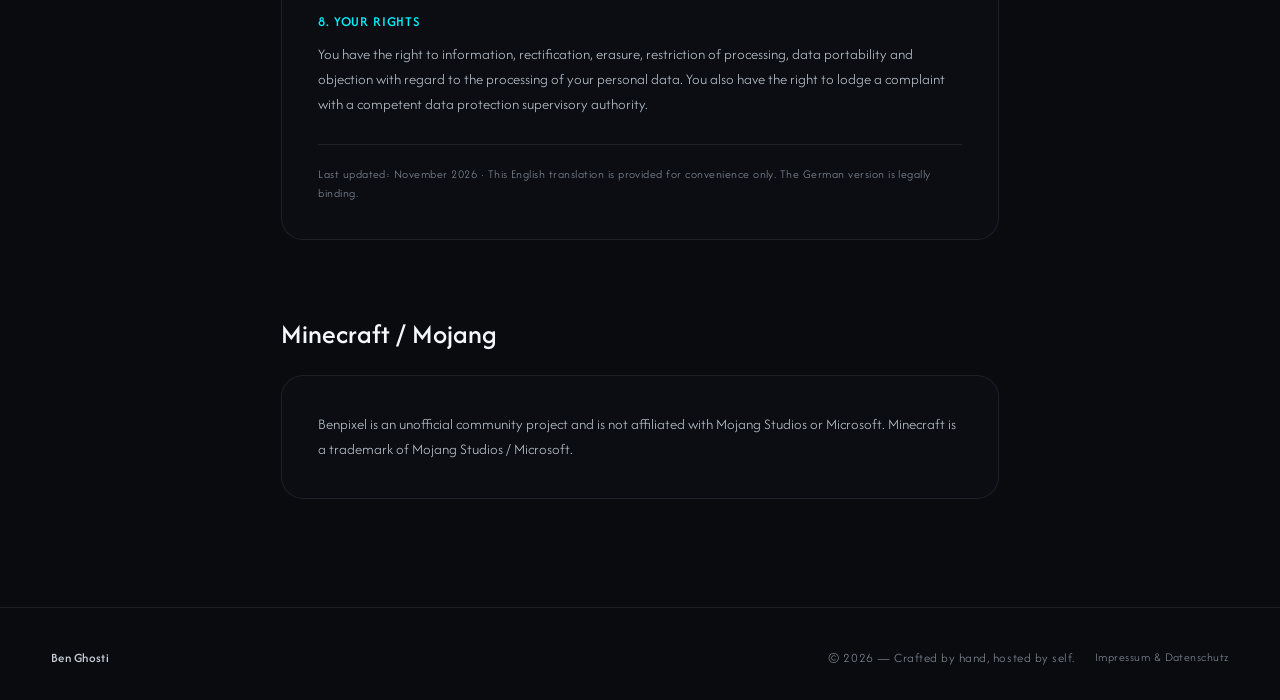
<file: legal.html>
<!DOCTYPE html>
<html lang="en">
<head>
<meta charset="UTF-8" />
<meta name="viewport" content="width=device-width, initial-scale=1.0" />
<link rel="canonical" href="https://ben-ghosti.de/legal.html" />
<meta name="description" content="Legal notice and privacy policy for the Ben Ghosti portfolio and the Benpixel subpage." />
<meta name="robots" content="noindex, follow" />
<meta name="theme-color" content="#090b0e" />
<title>Legal Notice &amp; Privacy Policy — Ben Ghosti</title>

<link rel="icon" type="image/png" href="./assets/images/logo.png?v=20261116-4" />
<link rel="stylesheet" href="./assets/css/fonts.css?v=20261116-4" />
<link rel="preload" href="./assets/fonts/afacad-flux-latin.woff2" as="font" type="font/woff2" crossorigin/>
<link rel="stylesheet" href="./assets/css/style.css?v=20261116-11" />
</head>
<body>

<div class="global-glow" data-global-glow aria-hidden="true"></div>
<div class="cursor-dot" data-cursor-dot aria-hidden="true"></div>
<div class="cursor-ring" data-cursor-ring aria-hidden="true"></div>

<header class="nav-bar" data-nav>
  <div class="nav-inner">

    <a href="./index.html" class="nav-brand" aria-label="Ben Ghosti home">
      <img
        src="assets/images/logo.png?v=20261116-4"
        alt="Ben Ghosti logo"
        class="brand-mark"
      />
    </a>

    <nav class="nav-links" id="primary-nav" aria-label="Primary">
      <a href="./index.html"          class="nav-link">Home</a>
      <a href="./index.html#domains"  class="nav-link">Skills</a>
      <a href="./index.html#projects" class="nav-link">Projects</a>
      <a href="./sponsors.html"       class="nav-link">Supporters</a>
      <a href="./status.html"         class="nav-link">Status</a>
      <a href="./benpixel/"         class="nav-link">Benpixel</a>
      <a href="./index.html#links"    class="nav-link">Links</a>
    </nav>

    <button
      class="nav-toggle"
      type="button"
      aria-label="Toggle navigation"
      aria-expanded="false"
      aria-controls="primary-nav"
      data-nav-toggle
    >
      <span class="toggle-bar"></span>
      <span class="toggle-bar"></span>
      <span class="toggle-bar"></span>
    </button>

  </div>
</header>
<div class="nav-scrim" data-nav-scrim aria-hidden="true"></div>
<main>
  <article class="section section-legal">
    <div class="legal-lang-switch" role="group" aria-label="Language / Sprache" data-legal-lang>
      <button class="legal-lang-btn is-active" type="button" lang="en" data-lang-toggle="en" aria-pressed="true">English</button>
      <button class="legal-lang-btn" type="button" lang="de" data-lang-toggle="de" aria-pressed="false">Deutsch</button>
    </div>

    <div class="legal-lang-panel" data-lang-panel="en" lang="en">
      <header class="legal-header">
        <p class="section-index">Legal</p>
        <h1 class="legal-title">Legal Notice &amp; Privacy Policy</h1>
        <p class="legal-lead">Legal information for the portfolio and the Benpixel subpage, plus details about data processing.</p>
      </header>

      <section class="legal-block" id="legal-en" aria-labelledby="legal-en-heading">
        <h2 class="legal-heading" id="legal-en-heading">Legal Notice</h2>

        <div class="legal-card">
          <h3 class="legal-subheading">Scope</h3>
          <p class="legal-text">This website is the private IT portfolio of Ben Ghosti. The portfolio is the main content of this website. <strong>Benpixel</strong> is a separate seasonal subpage.</p>

          <h3 class="legal-subheading">Portfolio</h3>
          <p class="legal-text">The portfolio serves exclusively private, non-commercial and idealistic purposes. No paid goods or services are offered. No advertising, affiliate links or commercial interests are pursued.</p>

          <h3 class="legal-subheading">Benpixel</h3>
          <p class="legal-text">Benpixel is a free, voluntary and seasonal community project within this website. It is operated with private funds and private infrastructure, charges no fees, displays no advertising and contains no affiliate links. It serves exclusively education and fun for participating players.</p>

          <h3 class="legal-subheading">Supporters</h3>
          <p class="legal-text">The companies and individuals named on the Supporters page are supporters, not commercial sponsors. There are no paid advertisements, affiliate links or financial benefits. Their trademarks and logos are shown solely as a thank-you for their support. All trademarks and logos are the property of their respective owners; they will be removed promptly upon request.</p>

          <h3 class="legal-subheading">Trademarks</h3>
          <p class="legal-text">“Ben Ghosti” and the Ben Ghosti logo are trademarks of Ben Ghosti. No trademark registration currently exists. Use by third parties requires prior written consent.</p>

          <h3 class="legal-subheading">Legal Notice and Contact</h3>
          <p class="legal-text">This is not a business-oriented telemedium normally offered for a fee within the meaning of Section 5(1) of the German Digital Services Act (DDG). There is therefore no statutory obligation to provide a general legal notice (Impressum). There is also no journalistic-editorial content within the meaning of Section 18(2) of the German Interstate Media Treaty (MStV).</p>
          <p class="legal-text">For content-related or technical enquiries, please use the following contact address:</p>
          <ul class="legal-list">
            <li>Email: <a href="mailto:info@ben-ghosti.de">info@ben-ghosti.de</a></li>
          </ul>
        </div>
      </section>

      <section class="legal-block" id="privacy-en" aria-labelledby="privacy-en-heading">
        <h2 class="legal-heading" id="privacy-en-heading">Privacy Policy</h2>

        <div class="legal-card">
          <h3 class="legal-subheading">1. Controller</h3>
          <p class="legal-text">The controller responsible for data processing on this website is the operator, reachable at <a href="mailto:info@ben-ghosti.de">info@ben-ghosti.de</a>.</p>

          <h3 class="legal-subheading">2. Hosting, CDN and Status Monitoring</h3>
          <p class="legal-text">This website is delivered via <strong>Cloudflare</strong> as a content delivery and security service. Cloudflare processes technical connection data (including IP address, user agent and requested URL) to deliver content and defend against attacks. Cloudflare acts as a processor. Cloudflare may process data outside the EU/EEA; it provides the necessary safeguards under Article 46 GDPR.</p>
          <p class="legal-text">The monitoring embedded on the Status page runs on the controller's own subdomain <code>status.ben-ghosti.de</code>. The same privacy principles apply; technically necessary cookies and server log files may be generated. The data remains in the controller's own infrastructure.</p>

          <h3 class="legal-subheading">3. Server Log Files</h3>
          <p class="legal-text">When this website is accessed, the web server (Nginx) automatically stores technical access data in server log files. The legal basis is Article 6(1)(f) GDPR (legitimate interest in maintaining system security, stability and defending against cyberattacks).</p>
          <p class="legal-text">The following data is collected:</p>
          <ul class="legal-list">
            <li>IP address of the requesting device (anonymised or truncated depending on server configuration)</li>
            <li>Date and time of access</li>
            <li>Requested URL, HTTP method and protocol version</li>
            <li>HTTP status code and amount of data transferred</li>
            <li>User agent (browser type and operating system)</li>
            <li>Referrer URL (previously visited page), if transmitted by the browser</li>
          </ul>
          <p class="legal-text">The log files remain on the controller's own server infrastructure, are not merged with other data sources and are deleted after <strong>30 days</strong>, unless a specific security incident requires longer retention.</p>

          <h3 class="legal-subheading">4. Cookies and Local Storage</h3>
          <p class="legal-text">This website does not use cookies for analytics, marketing or tracking purposes. No advertising or tracking IDs are used.</p>
          <p class="legal-text">Cloudflare may set technically necessary cookies as a security service (e.g., <code>cf_clearance</code> or <code>__cf_bm</code>). These serve exclusively security and abuse prevention.</p>
          <p class="legal-text">The Benpixel subpage stores the last known season and the rules consent in the browser's local storage (<code>localStorage</code>). This storage is necessary for functionality and contains no advertising or tracking IDs.</p>
          <p class="legal-text">Non-essential cookies are not set without consent. For this reason, no cookie consent banner is used.</p>

          <h3 class="legal-subheading">5. Cloudflare Web Analytics</h3>
          <p class="legal-text">Cloudflare Web Analytics is used for aggregate traffic measurement. The measurement is cookieless and does not create cross-site user profiles. Aggregate data is collected on page views, referrers, approximate region, device and browser category, and performance.</p>
          <p class="legal-text">Cloudflare processes the necessary technical connection data as a processor. The legal basis is Article 6(1)(f) GDPR (legitimate interest in privacy-friendly traffic measurement and technical optimisation). According to the provider, the data is not merged with other data sources. No cookie consent banner is required for cookieless measurement.</p>

          <h3 class="legal-subheading">6. Benpixel: Status APIs and Discord</h3>
          <p class="legal-text">The Benpixel subpage calls public Minecraft status APIs. The server address is transmitted to the respective API provider; the provider may process the IP address of the requesting device. External links to Discord lead to a service with its own privacy policy.</p>
          <p class="legal-text">A whitelist form is currently not active. If it is activated in the future, the required data and retention periods will be described separately before use.</p>

          <h3 class="legal-subheading">7. Contact by Email</h3>
          <p class="legal-text">If you contact us by email, the information you provide (e.g., name, email address and message content) will be processed solely to handle and respond to your enquiry. The legal basis is Article 6(1)(f) GDPR (legitimate interest in handling enquiries).</p>

          <h3 class="legal-subheading">8. Your Rights</h3>
          <p class="legal-text">You have the right to information, rectification, erasure, restriction of processing, data portability and objection with regard to the processing of your personal data. You also have the right to lodge a complaint with a competent data protection supervisory authority.</p>

          <p class="legal-note">Last updated: November 2026 · This English translation is provided for convenience only. The German version is legally binding.</p>
        </div>
      </section>

      <section class="legal-block" id="minecraft-en" aria-labelledby="minecraft-en-heading">
        <h2 class="legal-heading" id="minecraft-en-heading">Minecraft / Mojang</h2>
        <div class="legal-card">
          <p class="legal-text">Benpixel is an unofficial community project and is not affiliated with Mojang Studios or Microsoft. Minecraft is a trademark of Mojang Studios / Microsoft.</p>
        </div>
      </section>
    </div>

    <div class="legal-lang-panel" data-lang-panel="de" lang="de" hidden>
      <header class="legal-header">
        <p class="section-index">Rechtliches</p>
        <h1 class="legal-title">Rechtliche Hinweise &amp; Datenschutz</h1>
        <p class="legal-lead">Rechtliche Hinweise für das Portfolio und die Benpixel-Unterseite sowie Informationen zur Datenverarbeitung.</p>
      </header>

      <section class="legal-block" id="legal-de" aria-labelledby="legal-de-heading">
        <h2 class="legal-heading" id="legal-de-heading">Rechtliche Hinweise</h2>

        <div class="legal-card">
          <h3 class="legal-subheading">Geltungsbereich</h3>
          <p class="legal-text">Diese Website ist das private IT-Portfolio von Ben Ghosti. Das Portfolio bildet den Hauptinhalt der Website. <strong>Benpixel</strong> ist eine eigenständige, saisonale Unterseite.</p>

          <h3 class="legal-subheading">Portfolio</h3>
          <p class="legal-text">Das Portfolio dient ausschließlich privaten, nicht-kommerziellen und ideellen Zwecken. Es werden keine entgeltlichen Waren oder Dienstleistungen angeboten. Werbung, Affiliate-Links und kommerzielle Interessen werden nicht verfolgt.</p>

          <h3 class="legal-subheading">Benpixel</h3>
          <p class="legal-text">Benpixel ist ein kostenloses, freiwilliges und saisonales Community-Projekt innerhalb dieser Website. Es wird aus eigenen Mitteln und eigener Infrastruktur betrieben, erhebt keine Gebühren, zeigt keine Werbung und enthält keine Affiliate-Links. Es dient ausschließlich der Bildung und dem Spaß der teilnehmenden Spieler.</p>

          <h3 class="legal-subheading">Unterstützer</h3>
          <p class="legal-text">Die auf der Supporters-Seite genannten Unternehmen und Personen sind Unterstützer, nicht kommerzielle Sponsoren. Es bestehen keine bezahlten Werbeanzeigen, keine Affiliate-Links und keine finanziellen Vorteile. Die Nennung und Darstellung ihrer Marken und Logos erfolgt ausschließlich als Dank für ihre Unterstützung. Alle Marken und Logos sind Eigentum der jeweiligen Inhaber; sie werden auf Anfrage unverzüglich entfernt.</p>

          <h3 class="legal-subheading">Kennzeichen</h3>
          <p class="legal-text">„Ben Ghosti“ und das Ben-Ghosti-Logo sind Kennzeichen von Ben Ghosti. Eine Markenregistrierung besteht derzeit nicht. Die Verwendung durch Dritte bedarf der vorherigen schriftlichen Zustimmung.</p>

          <h3 class="legal-subheading">Impressum und Kontakt</h3>
          <p class="legal-text">Es handelt sich nicht um ein geschäftsmäßiges, in der Regel gegen Entgelt angebotenes Telemedium im Sinne von § 5 Abs. 1 des Digitale-Dienste-Gesetzes (DDG). Eine gesetzliche Pflicht zur Bereitstellung eines allgemeinen Impressums besteht daher nicht. Eine journalistisch-redaktionelle Gestaltung im Sinne von § 18 Abs. 2 des Medienstaatsvertrags (MStV) liegt ebenfalls nicht vor.</p>
          <p class="legal-text">Für inhaltliche oder technische Rückfragen steht die folgende Kontaktadresse zur Verfügung:</p>
          <ul class="legal-list">
            <li>E-Mail: <a href="mailto:info@ben-ghosti.de">info@ben-ghosti.de</a></li>
          </ul>
        </div>
      </section>

      <section class="legal-block" id="privacy-de" aria-labelledby="privacy-de-heading">
        <h2 class="legal-heading" id="privacy-de-heading">Datenschutzerklärung</h2>

        <div class="legal-card">
          <h3 class="legal-subheading">1. Verantwortlicher</h3>
          <p class="legal-text">Verantwortlich für die Datenverarbeitung auf dieser Website ist der Betreiber, erreichbar unter <a href="mailto:info@ben-ghosti.de">info@ben-ghosti.de</a>.</p>

          <h3 class="legal-subheading">2. Hosting, CDN und Status-Monitoring</h3>
          <p class="legal-text">Die Website wird über <strong>Cloudflare</strong> als Content-Delivery- und Sicherheitsdienst ausgeliefert. Cloudflare verarbeitet dabei technische Verbindungsdaten (u.&nbsp;a. IP-Adresse, User-Agent und angefragte URL) zur Auslieferung der Inhalte und zur Abwehr von Angriffen. Cloudflare handelt dabei als Auftragsverarbeiter. Cloudflare kann Daten außerhalb der EU/des EWR verarbeiten; hierfür stellt Cloudflare die erforderlichen Garantien nach Art. 46 DSGVO bereit.</p>
          <p class="legal-text">Das auf der Status-Seite eingebundene Monitoring läuft auf der eigenen Subdomain <code>status.ben-ghosti.de</code>. Es gelten dieselben Datenschutzgrundsätze; dabei können technisch notwendige Cookies und Server-Logfiles anfallen. Die dort anfallenden Daten verbleiben in der eigenen Infrastruktur.</p>

          <h3 class="legal-subheading">3. Server-Logfiles</h3>
          <p class="legal-text">Beim Aufruf dieser Website speichert der Webserver (Nginx) automatisch technische Zugriffsdaten in Server-Logfiles. Rechtsgrundlage ist Art. 6 Abs. 1 lit. f DSGVO (berechtigtes Interesse an der Gewährleistung der Systemsicherheit, Stabilität und Abwehr von Cyberangriffen).</p>
          <p class="legal-text">Folgende Daten werden dabei technisch bedingt erfasst:</p>
          <ul class="legal-list">
            <li>IP-Adresse des anfragenden Geräts (je nach Serverkonfiguration anonymisiert oder gekürzt)</li>
            <li>Datum und Uhrzeit des Abrufs</li>
            <li>Aufgerufene URL, HTTP-Methode und Protokollversion</li>
            <li>HTTP-Statuscode sowie die übertragene Datenmenge</li>
            <li>User-Agent (Browsertyp und Betriebssystem des Besuchers)</li>
            <li>Referrer-URL (die zuvor besuchte Seite), sofern vom Browser übermittelt</li>
          </ul>
          <p class="legal-text">Die Logfiles verbleiben auf der eigenen Server-Infrastruktur, werden nicht mit anderen Datenquellen zusammengeführt und nach <strong>30 Tagen</strong> gelöscht, sofern kein konkreter Sicherheitsvorfall eine längere Aufbewahrung erfordert.</p>

          <h3 class="legal-subheading">4. Cookies und lokale Speicherung</h3>
          <p class="legal-text">Diese Website setzt keine Cookies zu Analyse-, Marketing- oder Tracking-Zwecken ein. Werbe- oder Tracking-IDs werden nicht verwendet.</p>
          <p class="legal-text">Cloudflare kann als Sicherheitsdienst technisch notwendige Cookies (z.&nbsp;B. <code>cf_clearance</code> oder <code>__cf_bm</code>) setzen. Diese dienen ausschließlich der Sicherheit und der Abwehr missbräuchlicher Zugriffe.</p>
          <p class="legal-text">Die Benpixel-Unterseite speichert im lokalen Speicher des Browsers (<code>localStorage</code>) die zuletzt bekannte Season sowie die Zustimmung zu den Regeln. Diese Speicherung ist für die Funktion erforderlich und enthält keine Werbe- oder Tracking-IDs.</p>
          <p class="legal-text">Nicht erforderliche Cookies werden ohne Einwilligung nicht gesetzt. Aus diesem Grund wird kein Cookie-Consent-Banner eingesetzt.</p>

          <h3 class="legal-subheading">5. Cloudflare Web Analytics</h3>
          <p class="legal-text">Zur aggregierten Reichweitenmessung wird <strong>Cloudflare Web Analytics</strong> eingesetzt. Die Messung erfolgt ohne Cookies und ohne websiteübergreifende Nutzerprofile. Erfasst werden aggregierte Angaben zu Seitenaufrufen, Referrern, ungefährer Region, Geräte- und Browserkategorie sowie Performance-Daten.</p>
          <p class="legal-text">Cloudflare verarbeitet die dafür erforderlichen technischen Verbindungsdaten als Auftragsverarbeiter. Rechtsgrundlage ist Art. 6 Abs. 1 lit. f DSGVO (berechtigtes Interesse an einer datenschutzfreundlichen Reichweitenmessung und technischen Optimierung). Nach Anbieterangaben werden die Daten nicht mit anderen Datenquellen zusammengeführt. Für die cookielose Messung ist kein Cookie-Consent-Banner erforderlich.</p>

          <h3 class="legal-subheading">6. Benpixel: Status-APIs und Discord</h3>
          <p class="legal-text">Die Benpixel-Unterseite ruft öffentliche Minecraft-Status-APIs auf. Dabei wird die Serveradresse an den jeweiligen API-Anbieter übermittelt; der Anbieter kann die IP-Adresse des aufrufenden Geräts verarbeiten. Externe Links zu Discord führen zu einem Dienst mit eigener Datenschutzerklärung.</p>
          <p class="legal-text">Ein Whitelist-Formular ist derzeit nicht aktiv. Sofern es künftig aktiviert wird, werden die dafür erforderlichen Daten und Speicherfristen vor der Nutzung gesondert beschrieben.</p>

          <h3 class="legal-subheading">7. Kontakt per E-Mail</h3>
          <p class="legal-text">Wenn Sie per E-Mail Kontakt aufnehmen, werden die von Ihnen übermittelten Angaben (z.&nbsp;B. Name, E-Mail-Adresse und Nachrichteninhalt) ausschließlich zur Bearbeitung und Beantwortung Ihrer Anfrage verarbeitet. Rechtsgrundlage ist Art. 6 Abs. 1 lit. f DSGVO (berechtigtes Interesse an der Bearbeitung von Anfragen).</p>

          <h3 class="legal-subheading">8. Ihre Rechte</h3>
          <p class="legal-text">Sie haben bezüglich der Verarbeitung Ihrer personenbezogenen Daten das Recht auf Auskunft, Berichtigung, Löschung, Einschränkung der Verarbeitung, Datenübertragbarkeit und Widerspruch. Ihnen steht zudem ein Beschwerderecht bei einer zuständigen Datenschutzaufsichtsbehörde zu.</p>

          <p class="legal-note">Stand: November 2026 · Die deutsche Fassung ist rechtlich maßgeblich.</p>
        </div>
      </section>

      <section class="legal-block" id="minecraft-de" aria-labelledby="minecraft-de-heading">
        <h2 class="legal-heading" id="minecraft-de-heading">Minecraft / Mojang</h2>
        <div class="legal-card">
          <p class="legal-text">Benpixel ist ein inoffizielles Community-Projekt und steht in keiner Verbindung zu Mojang Studios oder Microsoft. Minecraft ist eine Marke von Mojang Studios bzw. Microsoft.</p>
        </div>
      </section>
    </div>
  </article>
</main>

<footer class="site-footer" id="site-footer">
  <div class="footer-inner">
    <a href="./index.html" class="footer-brand">Ben Ghosti</a>
    <div class="footer-end">
      <span class="footer-meta">© <span data-year>2026</span> — Crafted by hand, hosted by self.</span>
      <a href="./legal.html" class="footer-legal-link" aria-current="page">Impressum &amp; Datenschutz</a>
    </div>
  </div>
</footer>

<script src="./assets/js/main.js?v=20261116-4" defer></script>
<script>
(() => {
  const switcher = document.querySelector("[data-legal-lang]");
  if (!switcher) return;

  const buttons = Array.from(switcher.querySelectorAll("[data-lang-toggle]"));
  const panels = Array.from(document.querySelectorAll("[data-lang-panel]"));
  const titles = {
    en: "Legal Notice & Privacy Policy — Ben Ghosti",
    de: "Rechtliche Hinweise & Datenschutz — Ben Ghosti"
  };
  const descriptions = {
    en: "Legal notice and privacy policy for the Ben Ghosti portfolio and the Benpixel subpage.",
    de: "Rechtliche Hinweise und Datenschutzerklärung für das Ben-Ghosti-Portfolio und die Benpixel-Unterseite."
  };

  const setLanguage = (language, updateUrl) => {
    const lang = language === "de" ? "de" : "en";
    document.documentElement.lang = lang;

    panels.forEach((panel) => {
      panel.hidden = panel.dataset.langPanel !== lang;
    });

    buttons.forEach((button) => {
      const isActive = button.dataset.langToggle === lang;
      button.classList.toggle("is-active", isActive);
      button.setAttribute("aria-pressed", String(isActive));
    });

    document.title = titles[lang];
    const description = document.querySelector('meta[name="description"]');
    if (description) description.setAttribute("content", descriptions[lang]);

    if (updateUrl) {
      const url = new URL(window.location.href);
      if (lang === "de") url.searchParams.set("lang", "de");
      else url.searchParams.delete("lang");
      window.history.replaceState({}, "", url.toString());
    }
  };

  buttons.forEach((button) => {
    button.addEventListener("click", () => setLanguage(button.dataset.langToggle, true));
  });

  const requestedLanguage = new URLSearchParams(window.location.search).get("lang");
  setLanguage(requestedLanguage === "de" ? "de" : "en", false);
})();
</script>
</body>
</html>
</file>
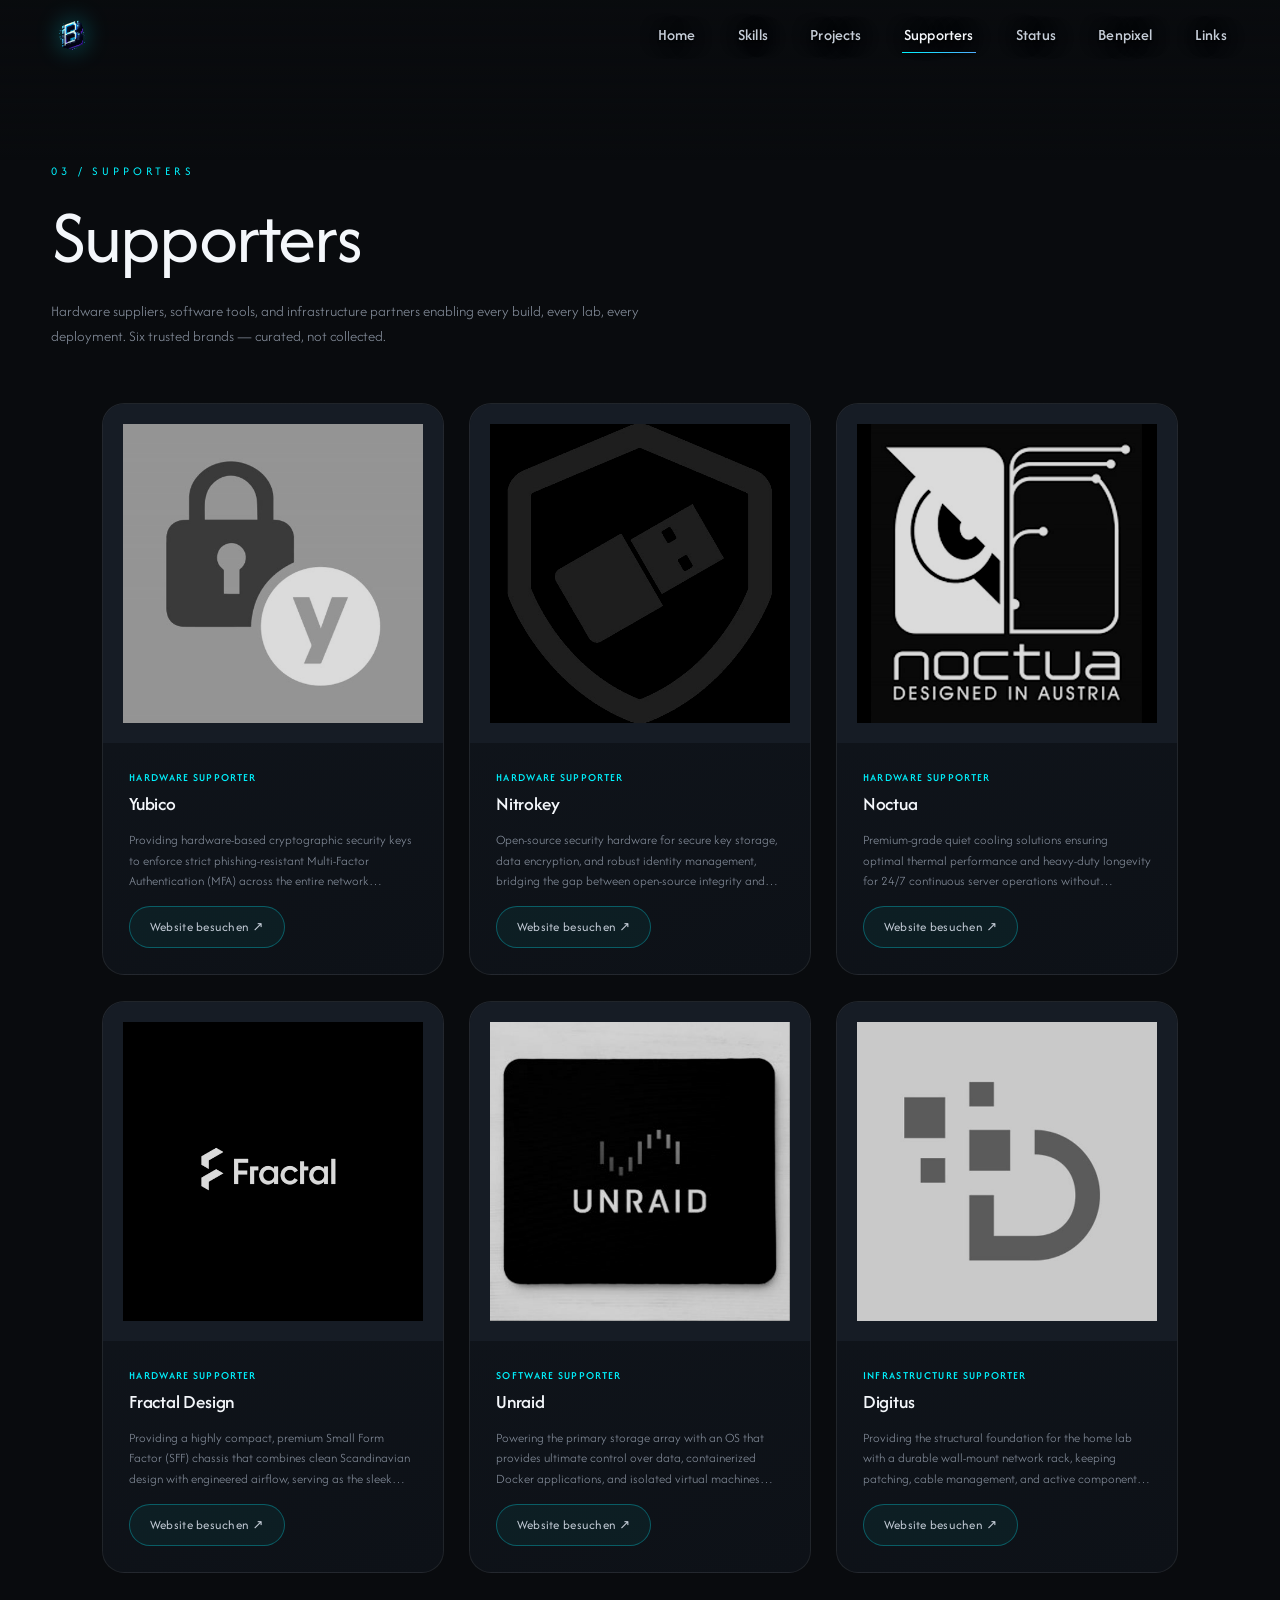
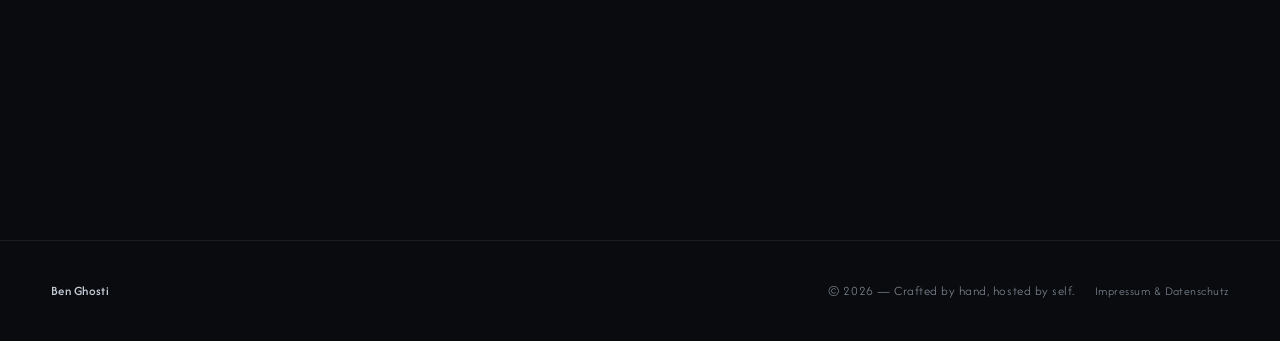
<file: sponsors.html>
<!DOCTYPE html>

<html lang="en">
<head>
<meta charset="utf-8"/>
<meta content="width=device-width, initial-scale=1.0" name="viewport"/>
<meta content="Supporters — Ben Ghosti IT Portfolio. Hardware suppliers, software tools, and infrastructure partners who support the lab and its projects." name="description"/>
<meta content="#090b0e" name="theme-color"/>
<title>Supporters — Ben Ghosti</title>
<link href="./assets/images/logo.png?v=20261116-4" rel="icon" type="image/png"/>
<link href="./assets/css/fonts.css?v=20261116-4" rel="stylesheet"/>
<link rel="preload" href="./assets/fonts/afacad-flux-latin.woff2" as="font" type="font/woff2" crossorigin/>
<link href="./assets/css/style.css?v=20261116-11" rel="stylesheet"/>
<link rel="canonical" href="https://ben-ghosti.de/sponsors.html" />
</head>
<body>
<div aria-hidden="true" class="global-glow" data-global-glow=""></div>
<div aria-hidden="true" class="cursor-dot" data-cursor-dot=""></div>
<div aria-hidden="true" class="cursor-ring" data-cursor-ring=""></div>
<header class="nav-bar" data-nav="">
<div class="nav-inner">
<a aria-label="Ben Ghosti home" class="nav-brand" href="./index.html">
<img alt="Ben Ghosti logo" class="brand-mark" src="assets/images/logo.png?v=20261116-4"/>
</a>
<nav aria-label="Primary" class="nav-links" id="primary-nav">
<a class="nav-link" href="./index.html">Home</a>
<a class="nav-link" href="./index.html#domains">Skills</a>
<a class="nav-link" href="./index.html#projects">Projects</a>
<a class="nav-link active" href="./sponsors.html">Supporters</a>
<a class="nav-link" href="./status.html">Status</a>
<a class="nav-link" href="./benpixel/">Benpixel</a>
<a class="nav-link" href="./index.html#links">Links</a>
</nav>
<button aria-controls="primary-nav" aria-expanded="false" aria-label="Toggle navigation" class="nav-toggle" data-nav-toggle="" type="button">
<span class="toggle-bar"></span>
<span class="toggle-bar"></span>
<span class="toggle-bar"></span>
</button>
</div>
</header>
<div class="nav-scrim" data-nav-scrim aria-hidden="true"></div>
<main>
<section class="section sponsors-hero-section">
<div class="sponsors-hero-inner">
<p class="section-index">03 / Supporters</p>
<h1 class="sponsors-page-title">Supporters</h1>
<p class="sponsors-page-lead">Hardware suppliers, software tools, and infrastructure partners enabling every build, every lab, every deployment. Six trusted brands — curated, not collected.</p>
</div>
</section>

<section class="section section-sponsors-matrix">
<h2 class="sr-only">Supporters</h2>
<div class="sponsors-grid">

<article class="sp-card">
  <div class="sp-img-wrap"><img alt="Yubico" class="sp-img" loading="lazy" src="./assets/images/sponsor1.jpg?v=20261116-4"/></div>
  <div class="sp-body">
    <div class="sp-head">
      <span class="sp-tier">Hardware Supporter</span>
      <h3 class="sp-name">Yubico</h3>
    </div>
    <p class="sp-desc">Providing hardware-based cryptographic security keys to enforce strict phishing-resistant Multi-Factor Authentication (MFA) across the entire network infrastructure and server management panels.</p>
    <a class="sp-btn" href="https://www.yubico.com" rel="noopener noreferrer" target="_blank">Website besuchen ↗</a>
  </div>
</article>

<article class="sp-card">
  <div class="sp-img-wrap"><img alt="Nitrokey" class="sp-img" loading="lazy" src="./assets/images/sponsor2.jpg?v=20261116-4"/></div>
  <div class="sp-body">
    <div class="sp-head">
      <span class="sp-tier">Hardware Supporter</span>
      <h3 class="sp-name">Nitrokey</h3>
    </div>
    <p class="sp-desc">Open-source security hardware for secure key storage, data encryption, and robust identity management, bridging the gap between open-source integrity and maximum hardware security.</p>
    <a class="sp-btn" href="https://nitrokey.com" rel="noopener noreferrer" target="_blank">Website besuchen ↗</a>
  </div>
</article>

<article class="sp-card">
  <div class="sp-img-wrap"><img alt="Noctua" class="sp-img" loading="lazy" src="./assets/images/sponsor3.jpg?v=20261116-4"/></div>
  <div class="sp-body">
    <div class="sp-head">
      <span class="sp-tier">Hardware Supporter</span>
      <h3 class="sp-name">Noctua</h3>
    </div>
    <p class="sp-desc">Premium-grade quiet cooling solutions ensuring optimal thermal performance and heavy-duty longevity for 24/7 continuous server operations without compromising acoustic comfort.</p>
    <a class="sp-btn" href="https://noctua.at" rel="noopener noreferrer" target="_blank">Website besuchen ↗</a>
  </div>
</article>

<article class="sp-card">
  <div class="sp-img-wrap"><img alt="Fractal Design" class="sp-img" loading="lazy" src="./assets/images/sponsor4.jpg?v=20261116-4"/></div>
  <div class="sp-body">
    <div class="sp-head">
      <span class="sp-tier">Hardware Supporter</span>
      <h3 class="sp-name">Fractal Design</h3>
    </div>
    <p class="sp-desc">Providing a highly compact, premium Small Form Factor (SFF) chassis that combines clean Scandinavian design with engineered airflow, serving as the sleek shell for our mobile node.</p>
    <a class="sp-btn" href="https://www.fractal-design.com" rel="noopener noreferrer" target="_blank">Website besuchen ↗</a>
  </div>
</article>

<article class="sp-card">
  <div class="sp-img-wrap"><img alt="Unraid" class="sp-img" loading="lazy" src="./assets/images/sponsor5.jpg?v=20261116-4"/></div>
  <div class="sp-body">
    <div class="sp-head">
      <span class="sp-tier">Software Supporter</span>
      <h3 class="sp-name">Unraid</h3>
    </div>
    <p class="sp-desc">Powering the primary storage array with an OS that provides ultimate control over data, containerized Docker applications, and isolated virtual machines with maximum hardware flexibility.</p>
    <a class="sp-btn" href="https://unraid.net" rel="noopener noreferrer" target="_blank">Website besuchen ↗</a>
  </div>
</article>

<article class="sp-card">
  <div class="sp-img-wrap"><img alt="Digitus" class="sp-img" loading="lazy" src="./assets/images/sponsor6.jpg?v=20261116-4"/></div>
  <div class="sp-body">
    <div class="sp-head">
      <span class="sp-tier">Infrastructure Supporter</span>
      <h3 class="sp-name">Digitus</h3>
    </div>
    <p class="sp-desc">Providing the structural foundation for the home lab with a durable wall-mount network rack, keeping patching, cable management, and active components centralized and cooled.</p>
    <a class="sp-btn" href="https://www.digitus.com" rel="noopener noreferrer" target="_blank">Website besuchen ↗</a>
  </div>
</article>

<!--

<article class="sp-card">
  <div class="sp-img-wrap"><img alt="Hertel Elektrotechnik GmbH" class="sp-img" loading="lazy" src="./assets/images/sponsor7.jpg?v=20261116-4"/></div>
  <div class="sp-body">
    <div class="sp-head">
      <span class="sp-tier">Infrastructure Supporter</span>
      <h3 class="sp-name">Hertel Elektrotechnik</h3>
    </div>
    <p class="sp-desc">Supporting next-generation IT talents by providing professional-grade enterprise cabling, high-throughput managed switches, and structural routing equipment for lab deployment.</p>
    <a class="sp-btn" href="#" rel="noopener noreferrer" target="_blank">Website besuchen ↗</a>
  </div>
</article>

<article class="sp-card">
  <div class="sp-img-wrap"><img alt="Anlagenbau Oxfort GmbH" class="sp-img" loading="lazy" src="./assets/images/sponsor8.jpg?v=20261116-4"/></div>
  <div class="sp-body">
    <div class="sp-head">
      <span class="sp-tier">Infrastructure Supporter</span>
      <h3 class="sp-name">Anlagenbau Oxfort</h3>
    </div>
    <p class="sp-desc">Provisioning dedicated enterprise server architecture to run high-density virtualization environments, container clusters, and automated continuous backup simulation workflows.</p>
    <a class="sp-btn" href="#" rel="noopener noreferrer" target="_blank">Website besuchen ↗</a>
  </div>
</article>

<article class="sp-card">
<div class="sp-img-wrap">
<img alt="Supporter 9" class="sp-img" loading="lazy" src="./assets/images/sponsor9.jpg?v=20261116-4"/>
</div>
<div class="sp-body">
<div class="sp-head">
<span class="sp-tier">Infrastructure Supporter</span>
<h3 class="sp-name">Supporter Name</h3>
</div>
<p class="sp-desc">
          Kurze Beschreibung des Supporters — was sie anbieten
          und warum sie Teil dieses Projekts sind.
        </p>
<a class="sp-btn" href="https://example.com" rel="noopener noreferrer" target="_blank">
          Website besuchen
          <svg aria-hidden="true" fill="none" height="14" stroke="currentColor" stroke-linecap="round" stroke-linejoin="round" stroke-width="2" viewbox="0 0 24 24" width="14" xmlns="http://www.w3.org/2000/svg">
<line x1="5" x2="19" y1="12" y2="12"></line>
<polyline points="12 5 19 12 12 19"></polyline>
</svg>
</a>
</div>
</article>

<article class="sp-card">
<div class="sp-img-wrap">
<img alt="Supporter 10" class="sp-img" loading="lazy" src="./assets/images/sponsor10.jpg?v=20261116-4"/>
</div>
<div class="sp-body">
<div class="sp-head">
<span class="sp-tier">Hardware Supporter</span>
<h3 class="sp-name">Supporter Name</h3>
</div>
<p class="sp-desc">
          Kurze Beschreibung des Supporters — was sie anbieten
          und warum sie Teil dieses Projekts sind.
        </p>
<a class="sp-btn" href="https://example.com" rel="noopener noreferrer" target="_blank">
          Website besuchen
          <svg aria-hidden="true" fill="none" height="14" stroke="currentColor" stroke-linecap="round" stroke-linejoin="round" stroke-width="2" viewbox="0 0 24 24" width="14" xmlns="http://www.w3.org/2000/svg">
<line x1="5" x2="19" y1="12" y2="12"></line>
<polyline points="12 5 19 12 12 19"></polyline>
</svg>
</a>
</div>
</article>

<article class="sp-card">
<div class="sp-img-wrap">
<img alt="Supporter 11" class="sp-img" loading="lazy" src="./assets/images/sponsor11.jpg?v=20261116-4"/>
</div>
<div class="sp-body">
<div class="sp-head">
<span class="sp-tier">Software Supporter</span>
<h3 class="sp-name">Supporter Name</h3>
</div>
<p class="sp-desc">
          Kurze Beschreibung des Supporters — was sie anbieten
          und warum sie Teil dieses Projekts sind.
        </p>
<a class="sp-btn" href="https://example.com" rel="noopener noreferrer" target="_blank">
          Website besuchen
          <svg aria-hidden="true" fill="none" height="14" stroke="currentColor" stroke-linecap="round" stroke-linejoin="round" stroke-width="2" viewbox="0 0 24 24" width="14" xmlns="http://www.w3.org/2000/svg">
<line x1="5" x2="19" y1="12" y2="12"></line>
<polyline points="12 5 19 12 12 19"></polyline>
</svg>
</a>
</div>
</article>

<article class="sp-card">
<div class="sp-img-wrap">
<img alt="Supporter 12" class="sp-img" loading="lazy" src="./assets/images/sponsor12.jpg?v=20261116-4"/>
</div>
<div class="sp-body">
<div class="sp-head">
<span class="sp-tier">Infrastructure Supporter</span>
<h3 class="sp-name">Supporter Name</h3>
</div>
<p class="sp-desc">
          Kurze Beschreibung des Supporters — was sie anbieten
          und warum sie Teil dieses Projekts sind.
        </p>
<a class="sp-btn" href="https://example.com" rel="noopener noreferrer" target="_blank">
          Website besuchen
          <svg aria-hidden="true" fill="none" height="14" stroke="currentColor" stroke-linecap="round" stroke-linejoin="round" stroke-width="2" viewbox="0 0 24 24" width="14" xmlns="http://www.w3.org/2000/svg">
<line x1="5" x2="19" y1="12" y2="12"></line>
<polyline points="12 5 19 12 12 19"></polyline>
</svg>
</a>
</div>
</article>

-->

</div>
</section>
</main>
<footer class="site-footer" id="site-footer">
<div class="footer-inner">
<a class="footer-brand" href="./index.html">Ben Ghosti</a>
<div class="footer-end">
<span class="footer-meta">© <span data-year="">2026</span> — Crafted by hand, hosted by self.</span>
<a class="footer-legal-link" href="./legal.html">Impressum &amp; Datenschutz</a>
</div>
</div>
</footer>
<script defer="" src="./assets/js/main.js?v=20261116-4"></script>
</body>
</html>
</file>
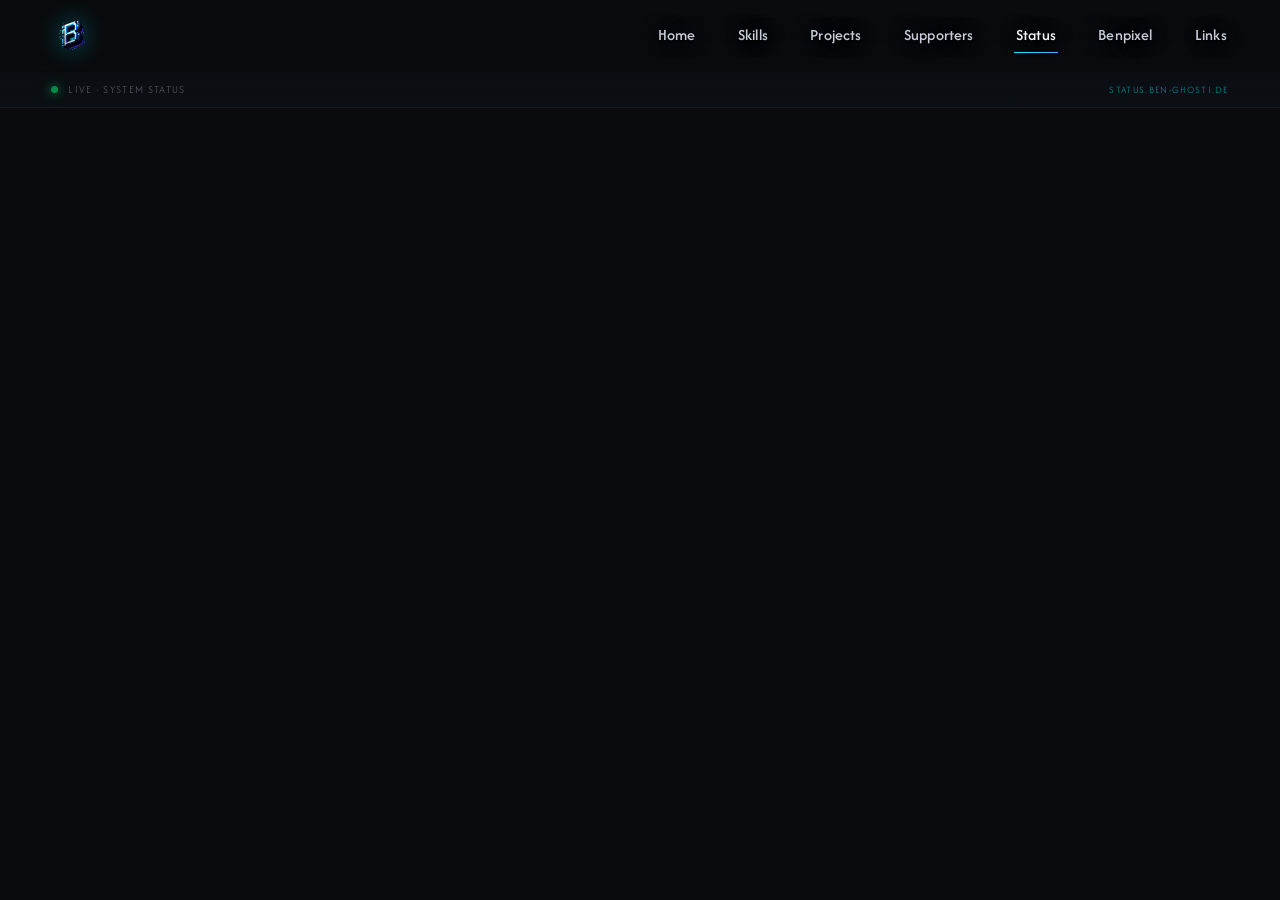
<file: status.html>
<!DOCTYPE html>

<html lang="en">
<head>
<meta charset="utf-8"/>
<meta content="width=device-width, initial-scale=1.0" name="viewport"/>
<meta content="Ben Ghosti — Live system status for all lab infrastructure, servers, and services." name="description"/>
<meta content="#090b0e" name="theme-color"/>
<title>System Status — Ben Ghosti</title>
<link href="assets/images/logo.png?v=20261116-4" rel="icon" type="image/png"/>
<link href="assets/css/fonts.css?v=20261116-4" rel="stylesheet"/>
<link rel="preload" href="assets/fonts/afacad-flux-latin.woff2" as="font" type="font/woff2" crossorigin/>
<link href="assets/css/style.css?v=20261116-11" rel="stylesheet"/>
<link rel="canonical" href="https://ben-ghosti.de/status.html" />
</head>
<body class="status-page">
<!-- ── Cursor & Glow (global) ─────────────────────────────────── -->
<div aria-hidden="true" class="global-glow" data-global-glow=""></div>
<div aria-hidden="true" class="cursor-dot" data-cursor-dot=""></div>
<div aria-hidden="true" class="cursor-ring" data-cursor-ring=""></div>
<!-- ── Navigation ────────────────────────────────────────────── -->
<header class="nav-bar" data-nav="">
<div class="nav-inner">
<a aria-label="Ben Ghosti home" class="nav-brand" href="./index.html">
<img alt="Ben Ghosti logo" class="brand-mark" src="assets/images/logo.png?v=20261116-4"/>
</a>
<nav aria-label="Primary" class="nav-links" id="primary-nav">
<a class="nav-link" href="./index.html">Home</a>
<a class="nav-link" href="./index.html#domains">Skills</a>
<a class="nav-link" href="./index.html#projects">Projects</a>
<a class="nav-link" href="./sponsors.html">Supporters</a>
<a class="nav-link active" href="./status.html">Status</a>
<a class="nav-link" href="./benpixel/">Benpixel</a>
<a class="nav-link" href="./index.html#links">Links</a>
</nav>
<button aria-controls="primary-nav" aria-expanded="false" aria-label="Toggle navigation" class="nav-toggle" data-nav-toggle="" type="button">
<span class="toggle-bar"></span>
<span class="toggle-bar"></span>
<span class="toggle-bar"></span>
</button>
</div>
</header>
<div class="nav-scrim" data-nav-scrim aria-hidden="true"></div>
<!-- ── Status iframe ─────────────────────────────────────────── -->
<main class="kuma-main">
<h1 class="sr-only">System Status — Ben Ghosti Infrastructure</h1>
<!--
      Thin accent bar above the iframe — signals the page is "live".
      Pure CSS, zero JS dependency.
    -->
<div aria-hidden="true" class="kuma-topbar">
<span class="kuma-topbar-led"></span>
<span class="kuma-topbar-label">LIVE · SYSTEM STATUS</span>
<span class="kuma-topbar-url">status.ben-ghosti.de</span>
</div>
<iframe allow="fullscreen" class="kuma-iframe" loading="eager" src="https://status.ben-ghosti.de/status/public" title="System Status — Ben Ghosti Infrastructure"></iframe>
</main>
<script defer src="assets/js/main.js?v=20261116-4"></script>
</body>
</html>
</file>
<file: assets/css/fonts.css>
/* Afacad Flux — lokal gehostet (SIL Open Font License 1.1) */

@font-face {
  font-family: 'Afacad Flux';
  font-style: normal;
  font-weight: 200 900;
  font-display: swap;
  src: url('../fonts/afacad-flux-latin-ext.woff2') format('woff2');
  unicode-range: U+0100-02BA, U+02BD-02C5, U+02C7-02CC, U+02CE-02D7, U+02DD-02FF, U+0304, U+0308, U+0329, U+1D00-1DBF, U+1E00-1E9F, U+1EF2-1EFF, U+2020, U+20A0-20AB, U+20AD-20C0, U+2113, U+2C60-2C7F, U+A720-A7FF;
}

@font-face {
  font-family: 'Afacad Flux';
  font-style: normal;
  font-weight: 200 900;
  font-display: swap;
  src: url('../fonts/afacad-flux-latin.woff2') format('woff2');
  unicode-range: U+0000-00FF, U+0131, U+0152-0153, U+02BB-02BC, U+02C6, U+02DA, U+02DC, U+0304, U+0308, U+0329, U+2000-206F, U+20AC, U+2122, U+2191, U+2193, U+2212, U+2215, U+FEFF, U+FFFD;
}
</file>
<file: assets/css/style.css>
html {
  font-size: 125% !important;
  scroll-behavior: smooth;
  -webkit-text-size-adjust: 100%;
  text-size-adjust: 100%;
}

body {
  font-size: 1rem !important;
}

:root {
  --bg-0: #090b0e;
  --bg-1: #0d1117;
  --bg-2: #11161d;
  --bg-3: #161c25;
  --line: rgba(255, 255, 255, 0.08);
  --line-strong: rgba(255, 255, 255, 0.16);
  --ink-0: #f4f7fb;
  --ink-1: #c5cdd8;
  --ink-2: #8a93a1;
  --ink-3: #5a6373;
  --accent-cyan: #00f2fe;
  --accent-blue: #4facfe;
  --accent-violet: #7f00ff;
  --accent-glow: 0 0 32px rgba(0, 242, 254, 0.18);
  --ease-premium: cubic-bezier(0.22, 1, 0.36, 1);
  --ease-snap: cubic-bezier(0.65, 0, 0.35, 1);
  --maxw: 1440px;
  --gutter: clamp(20px, 4vw, 72px);
  --radius-m: 14px;
  --radius-l: 22px;
}

*, *::before, *::after { box-sizing: border-box; }
picture { display: contents; }

/* Global background glow (cursor-tracked) */
.global-glow {
  position: fixed;
  inset: 0;
  width: 100vw;
  height: 100vh;
  pointer-events: none;
  z-index: 0;
  opacity: 0;
  transition: opacity 600ms var(--ease-premium);
  background: radial-gradient(
    700px circle at var(--mx, 50%) var(--my, 50%),
    rgba(0, 242, 254, 0.16) 0%,
    rgba(127, 0, 255, 0.09) 32%,
    rgba(9, 11, 14, 0) 68%
  );
  mix-blend-mode: screen;
  will-change: background;
}

main,
footer.site-footer {
  position: relative;
  z-index: 1;
}

body.cursor-active .global-glow {
  opacity: 1;
}

body {
  margin: 0;
  background: var(--bg-0);
  color: var(--ink-0);
  font-family: 'Afacad Flux', system-ui, -apple-system, Segoe UI, Helvetica, Arial, sans-serif;
  font-weight: 300;
  line-height: 1.55;
  -webkit-font-smoothing: antialiased;
  text-rendering: optimizeLegibility;
  overflow-x: hidden;
}

img { display: block; max-width: 100%; height: auto; }

.utility-aspect-1x1 img {
  max-width: none;
}
a { color: inherit; text-decoration: none; }
button { font: inherit; color: inherit; background: none; border: 0; cursor: pointer; }
ul { list-style: none; padding: 0; margin: 0; }

.sr-only {
  position: absolute;
  width: 1px;
  height: 1px;
  padding: 0;
  margin: -1px;
  overflow: hidden;
  clip: rect(0, 0, 0, 0);
  white-space: nowrap;
  border: 0;
}

::selection { background: var(--accent-cyan); color: var(--bg-0); }

.nav-bar {
  position: fixed;
  top: 0;
  left: 0;
  width: 100%;
  z-index: 100;
  padding: 14px var(--gutter);
  transition: background-color 400ms var(--ease-premium), border-color 400ms var(--ease-premium);
  border-bottom: 1px solid transparent;
}

.nav-bar::before {
  content: '';
  position: absolute;
  inset: 0 0 auto;
  height: 160px;
  background: linear-gradient(
    180deg,
    rgba(9, 11, 14, 0.82) 0%,
    rgba(9, 11, 14, 0.52) 45%,
    rgba(9, 11, 14, 0) 100%
  );
  pointer-events: none;
  z-index: 0;
  opacity: 1;
  transition: opacity 400ms var(--ease-premium);
}

.nav-bar.is-scrolled {
  background: rgba(9, 11, 14, 0.68);
  border-bottom-color: rgba(255, 255, 255, 0.08);
  -webkit-backdrop-filter: blur(18px) saturate(1.15);
  backdrop-filter: blur(18px) saturate(1.15);
}
.nav-bar.is-scrolled::before { opacity: 0; }
.nav-bar.nav-open {
  background: rgba(9, 11, 14, 0.97);
  border-bottom-color: var(--line);
}

.nav-inner {
  position: relative;
  z-index: 1;
  max-width: var(--maxw);
  margin: 0 auto;
  display: flex;
  align-items: center;
  justify-content: space-between;
  gap: 24px;
}

.nav-brand { display: inline-flex; align-items: center; }
.brand-mark {
  width: 42px;
  height: 42px;
  object-fit: contain;
  filter: drop-shadow(0 0 12px rgba(0, 242, 254, 0.35));
  transition: transform 600ms var(--ease-premium);
}

.nav-brand:hover .brand-mark { transform: scale(1.08) rotate(-2deg); }

.nav-links {
  display: flex;
  gap: clamp(20px, 3vw, 56px);
  align-items: center;
}
.nav-link {
  position: relative;
  font-size: 16px;
  font-weight: 500;
  color: var(--ink-1);
  letter-spacing: 0.01em;
  padding: 6px 2px;
  text-shadow:
    0 1px 18px rgba(0, 0, 0, 0.85),
    0 1px 2px rgba(0, 0, 0, 0.65);
  transition: color 300ms var(--ease-premium);
}
.nav-link::after {
  content: '';
  position: absolute;
  left: 0; right: 0; bottom: 0;
  height: 1px;
  background: linear-gradient(90deg, var(--accent-cyan), var(--accent-blue));
  transform: scaleX(0);
  transform-origin: left center;
  transition: transform 450ms var(--ease-premium);
}
.nav-link:hover { color: var(--ink-0); }
.nav-link:hover::after { transform: scaleX(1); }

.nav-toggle {
  display: none;
  width: 44px;
  height: 44px;
  position: relative;
  border-radius: 10px;
  border: 1px solid var(--line);
  transition: border-color 300ms var(--ease-premium), background-color 300ms var(--ease-premium);
}
.nav-toggle:hover { border-color: var(--line-strong); }
.toggle-bar {
  position: absolute;
  left: 50%;
  width: 20px;
  height: 1.5px;
  background: var(--ink-0);
  transform: translateX(-50%);
  transition: transform 400ms var(--ease-snap), opacity 250ms var(--ease-snap), top 400ms var(--ease-snap);
}
.toggle-bar:nth-child(1) { top: 15px; }
.toggle-bar:nth-child(2) { top: 21px; }
.toggle-bar:nth-child(3) { top: 27px; }
.nav-toggle.is-active .toggle-bar:nth-child(1) { top: 21px; transform: translateX(-50%) rotate(45deg); }
.nav-toggle.is-active .toggle-bar:nth-child(2) { opacity: 0; }
.nav-toggle.is-active .toggle-bar:nth-child(3) { top: 21px; transform: translateX(-50%) rotate(-45deg); }

.nav-scrim { display: none; }

.section-hero {
  position: relative;
  height: 100vh;
  height: 100svh;
  min-height: 100vh;
  min-height: 100svh;
  display: grid;
  place-items: center;
  padding: 0 var(--gutter);
  overflow: hidden;
  isolation: isolate;
}

.hero-background-wrapper {
  position: absolute;
  inset: 0;
  z-index: -1;
}
.hero-image {
  position: absolute;
  inset: 0;
  width: 100%;
  height: 100%;
  object-fit: cover;
  filter: blur(2px);
  transform: scale(1.02);
  transform-origin: center;
  opacity: 0;
  animation: heroFadeIn 1400ms var(--ease-premium) 120ms forwards;
  will-change: opacity;
}

@keyframes heroFadeIn {
  from { opacity: 0; }
  to   { opacity: 1; }
}

.hero-veil {
  position: absolute;
  inset: 0;
  background:
    radial-gradient(ellipse at 50% 40%, rgba(9, 11, 14, 0) 0%, rgba(9, 11, 14, 0.5) 60%, rgba(9, 11, 14, 0.92) 100%),
    linear-gradient(180deg, rgba(9, 11, 14, 0.4) 0%, rgba(9, 11, 14, 0) 30%, rgba(9, 11, 14, 0.85) 100%);
}
.hero-vignette {
  position: absolute;
  inset: 0;
  background: radial-gradient(circle at 50% 50%, transparent 40%, rgba(0,0,0,0.55) 100%);
  pointer-events: none;
}

.hero-meta {
  position: absolute;
  display: flex; /* Ändere von inline-flex zu flex */
  align-items: center;
  gap: 10px;
  font-size: 13px;
  font-weight: 300;
  letter-spacing: 0.04em;
  color: var(--ink-1);
  text-transform: uppercase;
  z-index: 2;
  
  /* NEU: Das sorgt für eine exakte Ausrichtung */
  height: 20px; /* Gib den Containern eine feste Höhe */
}

/* Damit die Positionen auch bei verschiedenen Textlängen exakt gleich bleiben: */
.hero-meta-top-left { top: 72px; left: var(--gutter); }
.hero-meta-top-right { top: 72px; right: var(--gutter); text-align: right; justify-content: flex-end; }

.hero-meta-top-left { top: 72px; left: var(--gutter); }
.hero-meta-top-right { top: 72px; right: var(--gutter); }
.hero-meta-bottom-left { bottom: 32px; left: var(--gutter); }
.hero-meta-bottom-right { bottom: 32px; right: var(--gutter); }
.meta-link { color: var(--ink-1); transition: color 300ms var(--ease-premium); }
.meta-link:hover { color: var(--accent-cyan); }
.meta-dot {
  width: 7px; height: 7px; border-radius: 50%;
  background: var(--accent-cyan);
  box-shadow: 0 0 12px var(--accent-cyan);
  animation: pulse 2.4s ease-in-out infinite;
}
@keyframes pulse {
  0%, 100% { opacity: 1; transform: scale(1); }
  50% { opacity: 0.45; transform: scale(0.85); }
}

.hero-content {
  position: relative;
  z-index: 2;
  text-align: center;
  max-width: 1100px;
  padding: 0 0 8px;
}
.hero-eyebrow {
  margin: 0 0 18px;
  font-size: clamp(18px, 1.8vw, 25px);
  letter-spacing: 0.01em;
  color: var(--ink-1);
  font-weight: 400;
}
.hero-title {
  margin: 0;
  font-size: clamp(56px, 10.5vw, 168px);
  font-weight: 500;
  line-height: 0.95;
  letter-spacing: -0.025em;
  background: linear-gradient(180deg, #ffffff 0%, #d5e2ee 80%, #a8b9cb 100%);
  -webkit-background-clip: text;
  background-clip: text;
  color: transparent;
  text-shadow: 0 0 80px rgba(79, 172, 254, 0.12);
}
.hero-tagline {
  margin: 20px auto 0;
  font-size: clamp(18px, 1.8vw, 25px);
  color: var(--ink-1);
  font-weight: 400;
  letter-spacing: 0.01em;
}

.hero-scroll {
  position: absolute;
  bottom: 28px;
  left: 50%;
  transform: translateX(-50%);
  display: flex;
  flex-direction: column;
  align-items: center;
  gap: 12px;
  z-index: 2;
}
.scroll-track {
  width: 1px;
  height: 48px;
  background: var(--line-strong);
  position: relative;
  overflow: hidden;
}
.scroll-thumb {
  position: absolute;
  top: 0;
  left: 0;
  width: 1px;
  height: 20px;
  background: linear-gradient(180deg, transparent, var(--accent-cyan));
  transform: translateY(-20px);
  animation: scrollFlow 2.2s var(--ease-premium) infinite;
}
@keyframes scrollFlow {
  0% { transform: translateY(-20px); }
  100% { transform: translateY(48px); }
}
.scroll-label {
  font-size: 11px;
  letter-spacing: 0.28em;
  text-transform: uppercase;
  color: var(--ink-3);
}

@media (max-width: 340px) {
  .hero-scroll { display: none; }
}

@media (max-width: 720px) {
  .nav-link { min-height: 44px; display: flex; align-items: center; }
}

.section {
  padding: clamp(80px, 12vh, 160px) var(--gutter);
  max-width: var(--maxw);
  margin: 0 auto;
}

.section-header {
  margin: 0 auto clamp(48px, 8vh, 96px);
  max-width: 900px;
}
.section-index {
  margin: 0 0 18px;
  font-size: 12px;
  letter-spacing: 0.32em;
  text-transform: uppercase;
  color: var(--accent-cyan);
  font-weight: 400;
}
.section-title {
  margin: 0;
  font-size: clamp(34px, 5.2vw, 72px);
  font-weight: 400;
  line-height: 1.05;
  letter-spacing: -0.02em;
  color: var(--ink-0);
}
.section-lead {
  margin: 24px 0 0;
  font-size: clamp(16px, 1.2vw, 18px);
  color: var(--ink-2);
  max-width: 480px;
}

.grid-ratio-1x2 {
  display: grid;
  grid-template-columns: 1fr 2fr;
  gap: clamp(40px, 6vw, 96px);
  align-items: start;
}
.domain-sticky {
  position: sticky;
  top: 140px;
}
.domain-stack {
  display: flex;
  flex-direction: column;
  gap: 24px;
}

.card-2 {
  position: relative;
  padding: clamp(28px, 3.4vw, 44px);
  background: linear-gradient(160deg, var(--bg-2) 0%, var(--bg-1) 100%);
  border: 1px solid var(--line);
  border-radius: var(--radius-l);
  transition: border-color 500ms var(--ease-premium), transform 500ms var(--ease-premium);
  overflow: hidden;
}
.card-2::before {
  content: '';
  position: absolute;
  inset: 0;
  background: linear-gradient(135deg, rgba(0, 242, 254, 0.06), transparent 40%);
  opacity: 0;
  transition: opacity 600ms var(--ease-premium);
  pointer-events: none;
}
.card-2:hover { border-color: var(--line-strong); transform: translateY(-2px); }
.card-2:hover::before { opacity: 1; }
.card-head { display: flex; align-items: baseline; gap: 18px; margin-bottom: 18px; }
.card-index { font-size: 13px; color: var(--accent-cyan); letter-spacing: 0.08em; }
.card-title {
  margin: 0;
  font-size: clamp(22px, 2.4vw, 32px);
  font-weight: 500;
  letter-spacing: -0.01em;
}
.card-body {
  margin: 0 0 20px;
  color: var(--ink-1);
  font-size: clamp(15px, 1.05vw, 16.5px);
}
.card-tags { display: flex; flex-wrap: wrap; gap: 8px; }
.card-tags li {
  font-size: 12px;
  padding: 6px 12px;
  border: 1px solid var(--line);
  border-radius: 999px;
  color: var(--ink-2);
  letter-spacing: 0.04em;
}

.section-projects { padding-top: 60px; }

.project-grid {
  display: grid;
  grid-template-columns: repeat(3, 1fr);
  gap: clamp(16px, 2vw, 28px);
  min-width: 0;
}

.project-card {
  display: block;
  min-width: 0;
  transition: transform 600ms var(--ease-premium);
  will-change: transform;
}
.utility-aspect-1x1 {
  position: relative;
  width: 100%;
  min-width: 0;
  aspect-ratio: 1 / 1;
  overflow: hidden;
  border-radius: var(--radius-m);
  border: 1px solid var(--line);
  background: var(--bg-2);
}
.utility-aspect-1x1 img {
  position: absolute;
  inset: 0;
  width: 100%;
  height: 100%;
  max-width: none;
  object-fit: cover;
  opacity: 1;
  transition: transform 900ms var(--ease-premium);
  will-change: transform;
}
.project-card:hover .utility-aspect-1x1 img {
  transform: scale(1.06);
  opacity: 0.92;
}
.project-card:hover .utility-aspect-1x1 {
  border-color: var(--line-strong);
}
.project-meta {
  margin-top: 18px;
  display: flex;
  flex-direction: column;
  gap: 6px;
}
.project-tag {
  font-size: 11px;
  letter-spacing: 0.24em;
  text-transform: uppercase;
  color: var(--accent-cyan);
}
.project-name {
  margin: 0;
  font-size: 18px;
  font-weight: 400;
  color: var(--ink-0);
  letter-spacing: -0.005em;
}

.link-hub {
  display: grid;
  grid-template-columns: repeat(3, 1fr);
  gap: clamp(18px, 2vw, 28px);
}

.link-card {
  padding: clamp(28px, 3vw, 40px);
  border: 1px solid var(--line);
  border-radius: var(--radius-l);
  background: linear-gradient(160deg, var(--bg-2), var(--bg-1));
  display: flex;
  flex-direction: column;
  gap: 16px;
  transition: transform 500ms var(--ease-premium), border-color 500ms var(--ease-premium);
}
.link-card:hover { transform: translateY(-3px); border-color: var(--accent-cyan); }
.link-card-head { display: flex; justify-content: space-between; align-items: center; }
.link-card-tag {
  font-size: 11px;
  letter-spacing: 0.24em;
  text-transform: uppercase;
  color: var(--accent-cyan);
}
.link-card-arrow {
  font-size: 22px;
  color: var(--ink-2);
  transition: transform 500ms var(--ease-premium), color 500ms var(--ease-premium);
}
.link-card:hover .link-card-arrow { transform: translate(4px, -4px); color: var(--accent-cyan); }
.link-card-title { margin: 0; font-size: clamp(22px, 2.2vw, 28px); font-weight: 500; }
.link-card-desc { margin: 0; color: var(--ink-2); font-size: 15px; }

.status-module {
  padding: clamp(28px, 3vw, 40px);
  border: 1px solid var(--line);
  border-radius: var(--radius-l);
  background:
    radial-gradient(circle at 100% 0%, rgba(0, 242, 254, 0.08), transparent 50%),
    linear-gradient(160deg, var(--bg-2), var(--bg-1));
  display: flex;
  flex-direction: column;
  gap: 18px;
}
.status-head { display: flex; align-items: center; gap: 12px; }
.status-led {
  width: 9px; height: 9px; border-radius: 50%;
  background: #2bd96b;
  box-shadow: 0 0 14px #2bd96b;
  animation: pulse 2s ease-in-out infinite;
}
.status-label {
  font-size: 11px;
  letter-spacing: 0.28em;
  text-transform: uppercase;
  color: var(--ink-2);
  flex: 1;
}
.status-state {
  font-size: 12px;
  color: #2bd96b;
  letter-spacing: 0.04em;
}
.status-list { display: flex; flex-direction: column; gap: 10px; }
.status-list li {
  display: flex;
  justify-content: space-between;
  font-size: 14px;
  padding-bottom: 10px;
  border-bottom: 1px solid var(--line);
  color: var(--ink-1);
}
.status-list li:last-child { border-bottom: 0; }
.status-list em {
  font-style: normal;
  color: #2bd96b;
  font-size: 13px;
}
.status-foot { margin: 0; font-size: 12px; color: var(--ink-3); letter-spacing: 0.04em; }
.status-module.is-hidden { display: none; }

.section-about { text-align: center; }
.about-wrap { max-width: 880px; margin: 0 auto; }
.about-title {
  margin: 16px 0 32px;
  font-size: clamp(32px, 4.4vw, 64px);
  font-weight: 400;
  letter-spacing: -0.02em;
  line-height: 1.1;
}
.about-body {
  margin: 0 auto 18px;
  font-size: clamp(16px, 1.2vw, 19px);
  color: var(--ink-1);
  max-width: 680px;
}
.about-contact {
  margin-top: 40px;
  display: inline-flex;
  align-items: center;
  gap: 16px;
  flex-wrap: wrap;
  justify-content: center;
  padding: 16px 28px;
  border: 1px solid var(--line);
  border-radius: 999px;
  font-size: 15px;
  color: var(--ink-1);
}
.contact-link { transition: color 300ms var(--ease-premium); }
.contact-link:hover { color: var(--accent-cyan); }
.contact-sep { color: var(--ink-3); }

.site-footer {
  padding: 40px var(--gutter);
  border-top: 1px solid var(--line);
}
.footer-inner {
  max-width: var(--maxw);
  margin: 0 auto;
  display: flex;
  justify-content: space-between;
  align-items: center;
  gap: 16px;
  flex-wrap: wrap;
  color: var(--ink-2);
  font-size: 13px;
  letter-spacing: 0.04em;
}
.footer-brand { color: var(--ink-1); font-weight: 500; letter-spacing: 0.02em; }
a.footer-brand { text-decoration: none; transition: color 300ms var(--ease-premium); }
a.footer-brand:hover { color: var(--accent-cyan); }

.footer-end {
  display: flex;
  align-items: center;
  gap: 20px;
  flex-wrap: wrap;
  justify-content: flex-end;
}

.footer-legal-link {
  color: var(--ink-2);
  font-size: 12px;
  letter-spacing: 0.04em;
  transition: color 300ms var(--ease-premium);
}
.footer-legal-link:hover { color: var(--ink-1); }
.footer-legal-link[aria-current="page"] { color: var(--ink-2); pointer-events: none; }

@media (max-width: 720px) {
  .site-footer { padding: 26px var(--gutter) 22px; }
  .footer-inner {
    display: grid;
    grid-template-columns: 1fr auto;
    align-items: center;
    gap: 2px 16px;
  }
  .footer-end { display: contents; }
  .footer-brand { grid-column: 1; grid-row: 1; justify-self: start; }
  .footer-legal-link { grid-column: 2; grid-row: 1; justify-self: end; }
  .footer-meta { grid-column: 1 / -1; grid-row: 2; justify-self: start; }

  .footer-brand, .footer-legal-link { min-height: 44px; display: inline-flex; align-items: center; }
  .footer-meta, .footer-legal-link, .scroll-label { font-size: 12px; }
}

.section-legal {
  padding-top: clamp(120px, 16vh, 180px);
  max-width: 820px;
}

.legal-lang-switch {
  display: inline-flex;
  gap: 4px;
  padding: 4px;
  margin: 0 0 28px;
  border: 1px solid var(--line);
  border-radius: 999px;
  background: rgba(13, 17, 23, 0.55);
}

.legal-lang-btn {
  appearance: none;
  border: 0;
  border-radius: 999px;
  padding: 8px 16px;
  background: transparent;
  color: var(--ink-2);
  font: inherit;
  font-size: 13px;
  font-weight: 500;
  letter-spacing: 0.02em;
  cursor: pointer;
  transition: background-color 200ms var(--ease-premium), color 200ms var(--ease-premium);
}

.legal-lang-btn:hover {
  color: var(--ink-0);
}

.legal-lang-btn.is-active {
  background: var(--accent-cyan);
  color: var(--bg-0);
}

.legal-lang-btn.is-active:hover {
  color: var(--bg-0);
}

.legal-lang-btn:focus-visible {
  outline: 2px solid var(--accent-cyan);
  outline-offset: 3px;
}

.legal-header {
  margin-bottom: clamp(40px, 6vh, 72px);
}

.legal-title {
  margin: 0;
  font-size: clamp(32px, 4.8vw, 56px);
  font-weight: 400;
  line-height: 1.1;
  letter-spacing: -0.02em;
}

.legal-lead {
  margin: 18px 0 0;
  color: var(--ink-2);
  font-size: clamp(15px, 1.1vw, 17px);
  line-height: 1.6;
}

.legal-block + .legal-block {
  margin-top: clamp(48px, 8vh, 80px);
}

.legal-heading {
  margin: 0 0 20px;
  font-size: clamp(22px, 2.4vw, 28px);
  font-weight: 500;
  color: var(--ink-0);
}

.legal-card {
  padding: clamp(24px, 3vw, 36px);
  border: 1px solid var(--line);
  border-radius: var(--radius-l);
  background: rgba(13, 17, 23, 0.55);
}

.legal-subheading {
  margin: 28px 0 10px;
  font-size: 14px;
  font-weight: 500;
  letter-spacing: 0.06em;
  text-transform: uppercase;
  color: var(--accent-cyan);
}
.legal-card .legal-subheading:first-child { margin-top: 0; }

.legal-text {
  margin: 0 0 14px;
  color: var(--ink-1);
  font-size: 15px;
  line-height: 1.65;
}
.legal-text:last-child { margin-bottom: 0; }

.legal-text a,
.legal-list a {
  color: var(--ink-0);
  text-decoration: underline;
  text-decoration-color: rgba(0, 242, 254, 0.35);
  text-underline-offset: 3px;
  transition: color 300ms var(--ease-premium), text-decoration-color 300ms var(--ease-premium);
}
.legal-text a:hover,
.legal-list a:hover {
  color: var(--accent-cyan);
  text-decoration-color: var(--accent-cyan);
}

.legal-list {
  margin: 0 0 14px;
  padding-left: 1.2em;
  color: var(--ink-1);
  font-size: 15px;
  line-height: 1.65;
}
.legal-list li + li { margin-top: 6px; }

.legal-address-figure {
  margin: 12px 0 0;
}

.legal-address-img {
  max-width: 100%;
  width: min(100%, 480px);
  border-radius: var(--radius-m);
  border: 1px solid var(--line);
  background: var(--bg-2);
}

.legal-caption {
  margin-top: 10px;
  font-size: 12px;
  color: var(--ink-3);
  letter-spacing: 0.02em;
}

.legal-note {
  margin: 28px 0 0;
  padding-top: 20px;
  border-top: 1px solid var(--line);
  font-size: 12px;
  color: var(--ink-2);
  letter-spacing: 0.04em;
}

.reveal {
  opacity: 0;
  transform: translateY(28px);
  transition: opacity 900ms var(--ease-premium), transform 900ms var(--ease-premium);
  will-change: opacity, transform;
}
.reveal.is-visible { opacity: 1; transform: translateY(0); }

@media (max-width: 1024px) {
  .grid-ratio-1x2 { grid-template-columns: 1fr; }
  .domain-sticky { position: static; }
  .project-grid { grid-template-columns: repeat(2, 1fr); }
  .link-hub { grid-template-columns: repeat(2, 1fr); }
  .status-module { grid-column: 1 / -1; }
}

@media (max-width: 720px) {
  .nav-toggle { display: block; }
  .nav-links {
    position: fixed;
    inset: 0 0 0 auto;
    width: min(80vw, 360px);
    background: #0d1117;
    flex-direction: column;
    justify-content: center;
    align-items: flex-start;
    padding: 0 40px;
    gap: 28px;
    transform: translateX(100%);
    transition: transform 600ms var(--ease-premium);
    border-left: 1px solid var(--line);
  }
  .nav-links.is-open { transform: translateX(0); }
  .nav-link { font-size: 22px; }

  .nav-scrim {
    display: block;
    position: fixed;
    inset: 0;
    z-index: 99;
    background: rgba(9, 11, 14, 0.55);
    opacity: 0;
    visibility: hidden;
    pointer-events: none;
    transition: opacity 400ms var(--ease-premium), visibility 0s linear 400ms;
  }
  .nav-scrim.is-visible {
    opacity: 1;
    visibility: visible;
    pointer-events: auto;
    transition: opacity 400ms var(--ease-premium);
  }

  .hero-meta-top-left, .hero-meta-top-right { display: none; }
  .hero-meta-bottom-left, .hero-meta-bottom-right {
    font-size: 11px;
    bottom: 24px;
  }

  .project-grid { grid-template-columns: 1fr; }
  .link-hub { grid-template-columns: 1fr; }
  .brand-mark { width: 52px; height: 52px; }
}


@media (prefers-reduced-motion: reduce) {
  *, *::before, *::after {
    animation-duration: 0.01ms !important;
    animation-iteration-count: 1 !important;
    transition-duration: 0.01ms !important;
    scroll-behavior: auto !important;
  }
}


.cursor-dot,
.cursor-ring {
  position: fixed;
  top: 0;
  left: 0;
  pointer-events: none;
  z-index: 9999;
  border-radius: 50%;
  transform: translate3d(-50%, -50%, 0);
  mix-blend-mode: screen;
  will-change: transform, width, height, opacity;
  opacity: 0;
  transition: opacity 300ms ease;
}

.cursor-dot {
  width: 4px;
  height: 4px;
  background: #00f2fe;
  box-shadow: 0 0 8px rgba(0, 242, 254, 0.9);
}

.cursor-ring {
  width: 26px;
  height: 26px;
  border: 1px solid rgba(0, 242, 254, 0.55);
  background: rgba(0, 242, 254, 0.04);
  transition: width 280ms var(--ease-premium),
              height 280ms var(--ease-premium),
              border-color 280ms ease,
              background-color 280ms ease,
              opacity 300ms ease;
}

.cursor-active .cursor-dot,
.cursor-active .cursor-ring {
  opacity: 1;
}

.cursor-ring.is-hover {
  width: 48px;
  height: 48px;
  border-color: rgba(0, 242, 254, 0.9);
  background: rgba(0, 242, 254, 0.08);
}

.cursor-ring.is-pressed {
  width: 20px;
  height: 20px;
}




@media (hover: none), (pointer: coarse) {
  .cursor-dot,
  .cursor-ring,
  .global-glow { display: none !important; }
  * { cursor: auto !important; }
}

@media (hover: hover) and (pointer: fine) {
  body { cursor: none; }
  a, button, .nav-toggle, [data-cursor-hover] { cursor: none; }
}

/* ─── Active Nav Link ────────────────────────────────────────────── */
.nav-link.active {
  color: var(--ink-0);
}
.nav-link.active::after {
  background: linear-gradient(90deg, var(--accent-cyan), var(--accent-blue));
  transform: scaleX(1);
}

/* ─── Sponsors Teaser Section (index.html) ───────────────────────── */
.section-sponsors-teaser {
  text-align: center;
  padding-top: 40px;
  padding-bottom: 40px;
}
.section-container {
  max-width: var(--maxw);
  margin: 0 auto;
}
.teaser-box {
  max-width: 680px;
  margin: 0 auto;
  display: flex;
  flex-direction: column;
  align-items: center;
  gap: 18px;
}
.section-heading {
  margin: 0;
  font-size: clamp(34px, 5.2vw, 72px);
  font-weight: 400;
  line-height: 1.05;
  letter-spacing: -0.02em;
  color: var(--ink-0);
}
.section-subheading {
  margin: 0;
  font-size: clamp(15px, 1.1vw, 17px);
  color: var(--ink-2);
  line-height: 1.65;
  max-width: 520px;
}

/* ─── CTA Button ─────────────────────────────────────────────────── */
.cta-button {
  display: inline-flex;
  align-items: center;
  gap: 10px;
  margin-top: 10px;
  padding: 14px 30px;
  border-radius: 30px;
  border: 1px solid rgba(0, 242, 254, 0.35);
  background: rgba(0, 242, 254, 0.06);
  color: var(--ink-0);
  font-size: 15px;
  font-weight: 400;
  letter-spacing: 0.02em;
  cursor: none;
  transition:
    transform 400ms var(--ease-premium),
    border-color 400ms var(--ease-premium),
    background-color 400ms var(--ease-premium),
    box-shadow 400ms var(--ease-premium);
  will-change: transform;
}
.cta-button:hover {
  transform: translateY(-2px);
  border-color: var(--accent-cyan);
  background: rgba(0, 242, 254, 0.10);
  box-shadow: 0 0 24px rgba(0, 242, 254, 0.18), 0 8px 32px rgba(0, 0, 0, 0.32);
}
.cta-button:hover .cta-icon {
  transform: translateX(4px);
}
.cta-icon {
  flex-shrink: 0;
  transition: transform 400ms var(--ease-premium);
}

/* ─── Sponsors Subpage — Hero ────────────────────────────────────── */
.sponsors-hero-section {
  padding-top: clamp(120px, 18vh, 200px);
  padding-bottom: clamp(40px, 6vh, 72px);
}
.sponsors-hero-inner {
  max-width: 760px;
}
.sponsors-page-title {
  margin: 16px 0 0;
  font-size: clamp(40px, 6vw, 80px);
  font-weight: 400;
  line-height: 1.0;
  letter-spacing: -0.025em;
  color: var(--ink-0);
}
.sponsors-page-lead {
  margin: 24px 0 0;
  font-size: clamp(15px, 1.15vw, 18px);
  color: var(--ink-2);
  line-height: 1.65;
  max-width: 600px;
}

/* ─── Sponsors Matrix Grid ───────────────────────────────────────── */
.section-sponsors-matrix {
  padding-top: 0;
}
.sponsors-matrix {
  display: grid;
  grid-template-columns: repeat(3, 1fr);
  gap: clamp(16px, 2vw, 28px);
}

/* ═══════════════════════════════════════════════════════════════════
   AUFGABE 1 — Sponsor Grid  (3 × 4, 12 Kacheln)
   ═══════════════════════════════════════════════════════════════════ */

/* ─── Grid-Wrapper ────────────────────────────────────────────────── */
.sponsors-grid {
  display: grid;
  grid-template-columns: repeat(3, 1fr); /* exakt 3 Spalten             */
  grid-template-rows: repeat(4, auto);   /* 4 Reihen, Höhe durch Inhalt */
  gap: clamp(16px, 2vw, 28px);
  max-width: var(--maxw);
  margin: 0 auto;
  padding: 0 var(--gutter) clamp(80px, 12vh, 140px);
}

/* ─── Einzelne Kachel ─────────────────────────────────────────────── */
.sp-card {
  /*
   * Flex-Column: Bild oben, Body darunter.
   * "stretch"-Verhalten: alle Kacheln einer Reihe bekommen
   * dieselbe Höhe — Button bleibt dadurch am unteren Rand.
   */
  display: flex;
  flex-direction: column;

  background: linear-gradient(160deg, var(--bg-2) 0%, var(--bg-1) 100%);
  border: 1px solid var(--line);
  border-radius: var(--radius-l);       /* abgerundete Ecken            */
  overflow: hidden;                     /* Bild nicht aus Radius raus   */

  /* Sichtbar per Default — KEIN opacity-0 / reveal */
  opacity: 1;
  transform: none;

  transition:
    border-color 400ms var(--ease-premium),
    transform    400ms var(--ease-premium),
    box-shadow   400ms var(--ease-premium);
}

.sp-card:hover {
  border-color: var(--line-strong);
  transform: translateY(-3px);
  box-shadow:
    0 12px 40px rgba(0, 0, 0, 0.4),
    0  0  0 1px rgba(0, 242, 254, 0.08);
}

.sp-img-wrap {
  /*
   * Festes Seitenverhältnis 16 : 9.
   * Falls kein Bild geladen wird, bleibt das farbige
   * Rechteck als Platzhalter sichtbar.
   */
  position: relative;
  width: 100%;
  aspect-ratio: 1 / 1;
  background: var(--bg-3);             /* Fallback-Hintergrund          */
  overflow: hidden;
  flex-shrink: 0;
}

/* Ersetze deinen letzten Block durch diesen, damit es zu deiner Grid-Struktur passt */
.sp-img {
    filter: grayscale(100%) brightness(0.8) contrast(1.2);
    transition: filter 0.5s var(--ease-premium), transform 0.5s var(--ease-premium);
    /* WICHTIG: Damit das Logo nicht verzerrt, wenn das Bildformat nicht exakt 16:9 ist */
    object-fit: contain;
    padding: 20px;
}

.sp-card:hover .sp-img {
    filter: grayscale(0%) brightness(1) contrast(1);
    transform: scale(1.05);
}


.sp-body {
  /*
   * flex-grow: 1 → füllt restliche Kartenhöhe.
   * justify-content: space-between → Button klebt am unteren Rand.
   */
  display: flex;
  flex-direction: column;
  justify-content: space-between;
  flex-grow: 1;
  gap: 14px;
  padding: clamp(18px, 2vw, 26px);
}


.sp-head {
  display: flex;
  flex-direction: column;
  gap: 6px;
}

.sp-tier {
  font-size: 11px;
  font-weight: 500;
  letter-spacing: 0.12em;
  text-transform: uppercase;
  color: var(--accent-cyan);
}

.sp-name {
  margin: 0;
  font-size: clamp(17px, 1.5vw, 21px);
  font-weight: 500;
  letter-spacing: -0.01em;
  color: var(--ink-0);
  line-height: 1.25;
}


.sp-desc {
  margin: 0;
  font-size: clamp(13px, 1vw, 15px);
  color: var(--ink-2);
  line-height: 1.6;

  /*
   * Maximal 3 Zeilen → alle Karten bleiben gleich hoch,
   * kein Layout-Bruch durch unterschiedlich langen Text.
   */
  display: -webkit-box;
  -webkit-line-clamp: 3;
  -webkit-box-orient: vertical;
  overflow: hidden;
}


.sp-btn {
  /*
   * align-self: flex-start → Button nimmt nur nötige Breite ein.
   * margin-top: auto → schiebt ihn bei kurzem Text nach unten.
   */
  align-self: flex-start;
  margin-top: auto;

  display: inline-flex;
  align-items: center;
  gap: 8px;

  padding: 10px 20px;
  border-radius: 999px;
  border: 1px solid rgba(0, 242, 254, 0.30);
  background: rgba(0, 242, 254, 0.05);

  font-size: 13px;
  font-weight: 400;
  letter-spacing: 0.02em;
  color: var(--ink-1);
  text-decoration: none;
  white-space: nowrap;

  transition:
    color         300ms var(--ease-premium),
    border-color  300ms var(--ease-premium),
    background    300ms var(--ease-premium),
    transform     300ms var(--ease-premium),
    box-shadow    300ms var(--ease-premium);
}

.sp-btn:hover {
  color: var(--ink-0);
  border-color: var(--accent-cyan);
  background: rgba(0, 242, 254, 0.10);
  transform: translateX(3px);
  box-shadow: 0 0 18px rgba(0, 242, 254, 0.14);
}

.sp-btn svg {
  flex-shrink: 0;
  transition: transform 300ms var(--ease-premium);
}

.sp-btn:hover svg {
  transform: translateX(3px);
}


/* Tablet: 2 Spalten */
@media (max-width: 1024px) {
  .sponsors-grid {
    grid-template-columns: repeat(2, 1fr);
    grid-template-rows: repeat(6, auto);  /* 6 Reihen bei 2 Spalten    */
  }
}

/* Mobil: 1 Spalte */
@media (max-width: 600px) {
  .sponsors-grid {
    grid-template-columns: 1fr;
    grid-template-rows: repeat(12, auto);
  }

  /* Auf kleinen Screens etwas kompakteres Bild */
  .sp-img-wrap {
    aspect-ratio: 1 / 1;
  }
}

/*
 * Zielt exakt auf den Header der Links-Section.
 * Kein anderer section-header wird berührt.
 */
.section-links .section-header {
  text-align: center;
}




:root {
  --nav-height: 72px;
}


body.status-page {
  overflow: hidden;          /* no outer scroll on this page          */
}


.kuma-main {
  display: flex;
  flex-direction: column;
  height: calc(100vh - var(--nav-height));
  height: calc(100svh - var(--nav-height)); /* svh for mobile browsers */
  margin-top: var(--nav-height);            /* clear the fixed nav     */
  position: relative;
  z-index: 1;
}


.kuma-topbar {
  display: flex;
  align-items: center;
  gap: 10px;
  padding: 0 var(--gutter);
  height: 36px;
  flex-shrink: 0;
  background: var(--bg-1);
  border-bottom: 1px solid var(--line);
  font-size: 11px;
  letter-spacing: 0.12em;
  text-transform: uppercase;
  color: var(--ink-3);
  user-select: none;
}

.kuma-topbar-led {
  display: inline-block;
  width: 7px;
  height: 7px;
  border-radius: 50%;
  background: #00e676;
  box-shadow: 0 0 10px #00e676, 0 0 20px rgba(0, 230, 118, 0.4);
  animation: pulse 2.2s ease-in-out infinite;
  flex-shrink: 0;
}

.kuma-topbar-label {
  color: var(--ink-2);
}

.kuma-topbar-url {
  margin-left: auto;          /* push to the right                    */
  color: var(--accent-cyan);
  font-size: 10px;
}


.kuma-iframe {
  /*
   * Takes all remaining space inside .kuma-main after the topbar.
   * 100% width fills the container edge-to-edge.
   * flex-grow: 1 dynamically consumes leftover vertical space →
   * no hardcoded pixel heights, no double scrollbar.
   */
  display: block;
  width: 100%;
  flex-grow: 1;              /* fills remaining height automatically   */
  border: none;
  background: var(--bg-0);  /* bg while iframe loads                  */
  color-scheme: dark;        /* hint to embedded page                  */
}


@media (max-width: 720px) {
  :root {
    --nav-height: 64px;
  }

  .kuma-topbar-url {
    display: none;            /* saves space on narrow viewports        */
  }
}


.status-link-card {
  text-decoration: none;
  cursor: none;              /* matches the rest of the site           */
  display: block;            /* fills its grid cell like a div would   */

  /*
   * GPU-accelerated layer for the hover transform.
   * will-change declared here so the browser can optimise ahead.
   */
  will-change: transform, box-shadow, border-color;
  transition:
    transform     450ms var(--ease-premium),
    box-shadow    450ms var(--ease-premium),
    border-color  450ms var(--ease-premium),
    background    450ms var(--ease-premium);
}

.status-link-card:hover {
  transform: translateY(-4px) scale(1.015);
  border-color: rgba(0, 242, 254, 0.45);
  background: linear-gradient(
    160deg,
    rgba(0, 242, 254, 0.05) 0%,
    rgba(0, 230, 118, 0.04) 100%
  );
  box-shadow:
    0  0  0   1px rgba(0, 242, 254, 0.25),  /* tight cyan ring        */
    0  0  28px     rgba(0, 242, 254, 0.12),  /* mid cyan ambient       */
    0  0  56px     rgba(0, 230, 118, 0.08),  /* far green bloom        */
    0  16px 40px   rgba(0, 0, 0, 0.50);      /* depth shadow           */
}


.status-link-card:focus-visible {
  outline: 2px solid var(--accent-cyan);
  outline-offset: 4px;
  border-radius: var(--radius-m);
}


.status-link-card {
  position: relative;
  overflow: hidden;
}

.status-link-card::after {
  content: '↗ View Live Status';
  position: absolute;
  bottom: 16px;
  right: 18px;
  font-size: 11px;
  letter-spacing: 0.08em;
  text-transform: uppercase;
  color: var(--accent-cyan);
  opacity: 0;
  transform: translateY(6px);
  transition:
    opacity   350ms var(--ease-premium),
    transform 350ms var(--ease-premium);
  pointer-events: none;
}

.status-link-card:hover::after {
  opacity: 1;
  transform: translateY(0);
}



/* ─── Status Module als klickbarer Link ─────────────────────────── */
a.status-module {
  display: flex;            /* beibehalt das originale flex layout    */
  text-decoration: none;
  color: inherit;
  cursor: none;             /* custom cursor bleibt aktiv             */
  pointer-events: auto;
  transition:
    border-color 400ms var(--ease-premium),
    box-shadow   400ms var(--ease-premium),
    transform    400ms var(--ease-premium);
}

a.status-module:hover {
  border-color: rgba(0, 230, 118, 0.45);
  box-shadow:
    0 0 24px rgba(0, 230, 118, 0.12),
    0 8px 32px rgba(0, 0, 0, 0.32);
  transform: translateY(-2px);
}

.sponsor-note {
  max-width: 760px;
  margin: 32px auto 0;
  padding: 0 var(--gutter);
  font-size: 12px;
  line-height: 1.65;
  letter-spacing: 0.02em;
  color: var(--ink-2);
  text-align: center;
}
</file>
<file: benpixel/assets/css/benpixel.css>
/* ─────────────────────────────────────────────────────────────
   Benpixel sub-page
   Uses the design tokens and base components from ../assets/css/style.css
   Only page-specific layout and server-state visuals live here.
   ───────────────────────────────────────────────────────────── */

html { overflow-x: hidden; }

.bp-page {
  background: var(--bg-0);
}

.bp-page main > section[id] {
  scroll-margin-top: 92px;
}

/* ── Hero ──────────────────────────────────────────────────── */

.bp-hero {
  isolation: isolate;
}

.bp-hero .hero-scroll {
  bottom: 24px;
  gap: 8px;
}

.bp-hero .scroll-track {
  height: 28px;
}

.bp-hero .scroll-thumb {
  height: 12px;
  top: 0;
  transform: translateY(-12px);
  animation: bpScrollFlow 2.2s var(--ease-premium) infinite;
}

.bp-hero .scroll-label {
  font-size: 10px;
}

@keyframes bpScrollFlow {
  0% { transform: translateY(-12px); }
  100% { transform: translateY(28px); }
}

.bp-hero-image {
  position: absolute;
  inset: 0;
  width: 100%;
  height: 100%;
  object-fit: cover;
  object-position: center;
  opacity: 0;
  filter: blur(16px) brightness(0.38) saturate(1.05);
  transform: scale(1.12);
  animation: bpHeroIn 1800ms var(--ease-premium) 100ms forwards;
  will-change: opacity;
}

@keyframes bpHeroIn {
  from { opacity: 0; }
  to   { opacity: 0.5; }
}

.bp-hero-grid {
  position: absolute;
  inset: 0;
  background-image:
    linear-gradient(rgba(255, 255, 255, 0.045) 1px, transparent 1px),
    linear-gradient(90deg, rgba(255, 255, 255, 0.045) 1px, transparent 1px);
  background-size: 56px 56px;
  mask-image: radial-gradient(ellipse at 50% 45%, rgba(0, 0, 0, 0.9) 0%, transparent 72%);
  -webkit-mask-image: radial-gradient(ellipse at 50% 45%, rgba(0, 0, 0, 0.9) 0%, transparent 72%);
  opacity: 0.55;
  pointer-events: none;
}

.bp-hero .hero-content {
  padding-top: 10px;
}

.bp-hero-mark {
  width: clamp(88px, 9vw, 124px);
  height: auto;
  margin: 0 auto 18px;
  mix-blend-mode: screen;
  filter: drop-shadow(0 0 34px rgba(0, 242, 254, 0.35));
}

.bp-hero-status {
  display: inline-flex;
  align-items: center;
  gap: 10px;
  margin-top: 24px;
  padding: 9px 18px;
  border: 1px solid var(--line);
  border-radius: 999px;
  background: rgba(9, 11, 14, 0.62);
  backdrop-filter: blur(10px);
  -webkit-backdrop-filter: blur(10px);
  font-size: 13px;
  letter-spacing: 0.04em;
  color: var(--ink-1);
}

.bp-led {
  width: 8px;
  height: 8px;
  border-radius: 50%;
  flex: 0 0 auto;
  background: var(--ink-3);
  transition: background-color 300ms var(--ease-premium), box-shadow 300ms var(--ease-premium);
}

.bp-hero-status[data-state="live"] .bp-led,
.bp-status-panel[data-state="live"] .bp-status-dot {
  background: #2bd96b;
  box-shadow: 0 0 14px rgba(43, 217, 107, 0.85);
  animation: bpPulse 2.4s ease-in-out infinite;
}

.bp-hero-status[data-state="offline"] .bp-led,
.bp-status-panel[data-state="offline"] .bp-status-dot {
  background: var(--ink-3);
  box-shadow: none;
}

.bp-hero-status[data-state="maintenance"] .bp-led,
.bp-status-panel[data-state="maintenance"] .bp-status-dot {
  background: #f5a623;
  box-shadow: 0 0 14px rgba(245, 166, 35, 0.8);
}

.bp-hero-status[data-state="error"] .bp-led,
.bp-status-panel[data-state="error"] .bp-status-dot {
  background: #ff5c5c;
  box-shadow: 0 0 14px rgba(255, 92, 92, 0.65);
}

.bp-hero-status[data-state="outage"] .bp-led,
.bp-status-panel[data-state="outage"] .bp-status-dot {
  background: #ff5c5c;
  box-shadow: 0 0 14px rgba(255, 92, 92, 0.65);
}

.bp-hero-status[data-state="checking"] .bp-led,
.bp-status-panel[data-state="checking"] .bp-status-dot {
  background: var(--accent-cyan);
  box-shadow: 0 0 14px rgba(0, 242, 254, 0.75);
  animation: bpPulse 1.6s ease-in-out infinite;
}

@keyframes bpPulse {
  0%, 100% { opacity: 1; transform: scale(1); }
  50%      { opacity: 0.45; transform: scale(0.82); }
}

.bp-hero-actions {
  display: flex;
  align-items: center;
  justify-content: center;
  flex-wrap: wrap;
  gap: 14px;
  margin-top: 28px;
}

.bp-hero-actions .cta-button {
  margin-top: 0;
}

.bp-ghost-button {
  display: inline-flex;
  align-items: center;
  gap: 10px;
  padding: 14px 26px;
  border: 1px solid var(--line-strong);
  border-radius: 30px;
  color: var(--ink-1);
  font-size: 15px;
  letter-spacing: 0.02em;
  transition:
    border-color 400ms var(--ease-premium),
    color 400ms var(--ease-premium),
    transform 400ms var(--ease-premium);
}

.bp-ghost-button:hover {
  border-color: var(--accent-cyan);
  color: var(--ink-0);
  transform: translateY(-1px);
}

/* ── Shared small labels ───────────────────────────────────── */

.bp-meta-label {
  display: block;
  margin-bottom: 10px;
  font-size: 11px;
  letter-spacing: 0.26em;
  text-transform: uppercase;
  color: var(--ink-3);
}

/* ── Live status panel ─────────────────────────────────────── */

.bp-status-panel {
  position: relative;
  display: flex;
  flex-direction: column;
  gap: 26px;
  overflow: hidden;
}

.bp-status-panel::after {
  content: "";
  position: absolute;
  inset: 0;
  pointer-events: none;
  background: radial-gradient(circle at 100% 0%, rgba(0, 242, 254, 0.08), transparent 46%);
}

.bp-status-top {
  display: flex;
  align-items: flex-start;
  justify-content: space-between;
  gap: 24px;
  flex-wrap: wrap;
}

.bp-status-identity {
  display: flex;
  align-items: center;
  gap: 16px;
}

.bp-status-dot {
  position: relative;
  width: 14px;
  height: 14px;
  border-radius: 50%;
  flex: 0 0 auto;
  background: var(--ink-3);
  transition: background-color 300ms var(--ease-premium), box-shadow 300ms var(--ease-premium);
}

.bp-status-dot::after {
  content: "";
  position: absolute;
  inset: -7px;
  border-radius: 50%;
  border: 1px solid currentColor;
  opacity: 0;
  transition: opacity 300ms var(--ease-premium);
}

.bp-status-panel[data-state="live"] .bp-status-dot::after {
  opacity: 0.35;
  color: #2bd96b;
}

.bp-status-state {
  margin: 0;
  font-size: clamp(22px, 2.4vw, 30px);
  font-weight: 500;
  letter-spacing: -0.01em;
  line-height: 1.15;
}

.bp-status-host {
  margin: 4px 0 0;
  font-family: 'Monaco', 'Menlo', 'Consolas', monospace;
  font-size: 13px;
  color: var(--ink-2);
  letter-spacing: 0.02em;
}

.bp-players {
  text-align: right;
}

.bp-players-fraction {
  display: flex;
  align-items: baseline;
  justify-content: flex-end;
  gap: 6px;
  font-size: clamp(34px, 4vw, 52px);
  font-weight: 500;
  line-height: 1;
  font-variant-numeric: tabular-nums;
}

.bp-players-sep {
  color: var(--ink-3);
  font-weight: 300;
}

.bp-players-label {
  display: block;
  margin-top: 6px;
  font-size: 11px;
  letter-spacing: 0.2em;
  text-transform: uppercase;
  color: var(--ink-3);
}

.bp-status-body {
  display: grid;
  grid-template-columns: 1.45fr 1fr;
  gap: clamp(22px, 3vw, 44px);
  padding-top: 24px;
  border-top: 1px solid var(--line);
}

.bp-motd {
  font-family: 'Monaco', 'Menlo', 'Consolas', monospace;
  font-size: clamp(14px, 1.15vw, 16px);
  line-height: 1.7;
  color: var(--ink-1);
  white-space: pre-wrap;
  overflow-wrap: anywhere;
  min-height: 3.4em;
}

.bp-motd-line + .bp-motd-line {
  margin-top: 2px;
}

.bp-status-meta {
  margin: 0;
  display: flex;
  flex-direction: column;
  gap: 0;
}

.bp-status-meta > div {
  display: flex;
  align-items: baseline;
  justify-content: space-between;
  gap: 16px;
  padding: 9px 0;
  border-bottom: 1px solid var(--line);
}

.bp-status-meta > div:last-child {
  border-bottom: 0;
}

.bp-status-meta dt {
  font-size: 11px;
  letter-spacing: 0.16em;
  text-transform: uppercase;
  color: var(--ink-3);
}

.bp-status-meta dd {
  margin: 0;
  font-size: 14px;
  color: var(--ink-1);
  text-align: right;
  overflow-wrap: anywhere;
}

.bp-status-note {
  margin: 0;
  padding-top: 18px;
  border-top: 1px solid var(--line);
  font-size: 12px;
  color: var(--ink-3);
  letter-spacing: 0.03em;
}

.bp-noscript {
  margin: 18px 0 0;
  font-size: 13px;
  color: var(--ink-2);
}

.bp-status-panel[data-state="offline"] .bp-players-fraction,
.bp-status-panel[data-state="outage"] .bp-players-fraction,
.bp-status-panel[data-state="error"] .bp-players-fraction {
  color: var(--ink-3);
}

/* ── Season ────────────────────────────────────────────────── */

.bp-season-grid {
  display: grid;
  grid-template-columns: minmax(0, 1.12fr) minmax(0, 0.88fr);
  gap: clamp(18px, 2.4vw, 32px);
  align-items: start;
}

.bp-season-top {
  display: flex;
  align-items: center;
  justify-content: space-between;
  gap: 16px;
  flex-wrap: wrap;
  margin-bottom: 18px;
}

.bp-season-kicker {
  font-size: 11px;
  letter-spacing: 0.26em;
  text-transform: uppercase;
  color: var(--accent-cyan);
}

.bp-pill {
  display: inline-flex;
  align-items: center;
  gap: 8px;
  padding: 6px 12px;
  border: 1px solid var(--line);
  border-radius: 999px;
  font-size: 11px;
  letter-spacing: 0.14em;
  text-transform: uppercase;
  color: var(--ink-2);
  background: rgba(255, 255, 255, 0.02);
}

.bp-pill[data-state="live"] {
  border-color: rgba(43, 217, 107, 0.35);
  color: #7ff0a8;
  background: rgba(43, 217, 107, 0.07);
}

.bp-pill[data-state="offline"] {
  color: var(--ink-2);
}

.bp-pill[data-state="maintenance"] {
  border-color: rgba(245, 166, 35, 0.35);
  color: #ffcf80;
  background: rgba(245, 166, 35, 0.07);
}

.bp-pill[data-state="error"] {
  border-color: rgba(255, 92, 92, 0.35);
  color: #ff9d9d;
  background: rgba(255, 92, 92, 0.07);
}

.bp-pill[data-state="outage"] {
  border-color: rgba(255, 92, 92, 0.35);
  color: #ff9d9d;
  background: rgba(255, 92, 92, 0.07);
}

.bp-season-title {
  margin: 0 0 16px;
  font-size: clamp(28px, 3.4vw, 44px);
  font-weight: 500;
  line-height: 1.1;
  letter-spacing: -0.015em;
}

.bp-countdown {
  display: grid;
  grid-template-columns: repeat(4, minmax(0, 1fr));
  gap: 10px;
  margin: 26px 0 8px;
  padding: 18px 0;
  border-top: 1px solid var(--line);
  border-bottom: 1px solid var(--line);
}

.bp-countdown-unit {
  display: flex;
  flex-direction: column;
  gap: 2px;
}

.bp-countdown-value {
  font-size: clamp(26px, 3vw, 38px);
  font-weight: 500;
  line-height: 1;
  font-variant-numeric: tabular-nums;
  color: var(--ink-0);
}

.bp-countdown-unit > span:last-child {
  font-size: 10px;
  letter-spacing: 0.18em;
  text-transform: uppercase;
  color: var(--ink-3);
}

.bp-countdown[hidden] {
  display: none;
}

.bp-season-facts {
  margin: 18px 0 0;
  display: flex;
  flex-direction: column;
  gap: 0;
}

.bp-season-facts > div {
  display: flex;
  align-items: baseline;
  justify-content: space-between;
  gap: 18px;
  padding: 10px 0;
  border-bottom: 1px solid var(--line);
}

.bp-season-facts > div:last-child {
  border-bottom: 0;
}

.bp-season-facts dt {
  font-size: 11px;
  letter-spacing: 0.18em;
  text-transform: uppercase;
  color: var(--ink-3);
}

.bp-season-facts dd {
  margin: 0;
  font-size: 14px;
  color: var(--ink-1);
  text-align: right;
}

.bp-season-note {
  margin: 12px 0 0;
  font-size: 12px;
  color: var(--ink-3);
  letter-spacing: 0.02em;
}

.bp-highlights {
  display: flex;
  flex-direction: column;
  gap: clamp(14px, 1.8vw, 20px);
  min-width: 0;
}

.bp-highlight {
  padding: clamp(22px, 2.4vw, 30px);
}

.bp-highlight .card-title {
  font-size: clamp(19px, 1.8vw, 24px);
  margin-bottom: 10px;
}

.bp-highlight .card-body {
  margin-bottom: 0;
  font-size: 14px;
}

.bp-archive {
  margin-top: clamp(36px, 5vh, 60px);
  padding-top: clamp(28px, 4vh, 40px);
  border-top: 1px solid var(--line);
}

.bp-archive-title {
  margin: 0 0 18px;
  font-size: 12px;
  letter-spacing: 0.26em;
  text-transform: uppercase;
  color: var(--ink-3);
  font-weight: 400;
}

.bp-archive-list {
  display: grid;
  grid-template-columns: repeat(auto-fit, minmax(220px, 1fr));
  gap: 12px;
}

.bp-archive-item {
  padding: 18px 20px;
  border: 1px solid var(--line);
  border-radius: var(--radius-m);
  background: linear-gradient(160deg, var(--bg-2), var(--bg-1));
}

.bp-archive-item strong {
  display: block;
  font-size: 15px;
  font-weight: 500;
  color: var(--ink-0);
}

.bp-archive-item span {
  display: block;
  margin-top: 4px;
  font-size: 12px;
  color: var(--ink-3);
}

/* ── Join ──────────────────────────────────────────────────── */

.bp-join-card {
  display: flex;
  flex-direction: column;
  gap: 20px;
}

.bp-join-head {
  display: flex;
  align-items: flex-end;
  justify-content: space-between;
  gap: 24px;
  flex-wrap: wrap;
}

.bp-join-address-wrap {
  min-width: 0;
}

.bp-join-version-line {
  margin: 0;
  font-size: 13px;
  color: var(--ink-2);
  letter-spacing: 0.02em;
}

.bp-join-rules {
  padding-top: 22px;
  border-top: 1px solid var(--line);
}

.bp-address {
  margin: 0 0 22px;
  font-family: 'Monaco', 'Menlo', 'Consolas', monospace;
  font-size: clamp(20px, 2.4vw, 30px);
  line-height: 1.2;
  color: var(--ink-0);
  overflow-wrap: anywhere;
}

.bp-join-card .bp-address {
  margin-bottom: 0;
}

.bp-copy-btn {
  display: inline-flex;
  align-items: center;
  gap: 9px;
  padding: 11px 18px;
  border: 1px solid var(--line-strong);
  border-radius: 999px;
  font-size: 13px;
  color: var(--ink-1);
  background: rgba(255, 255, 255, 0.02);
  transition:
    border-color 300ms var(--ease-premium),
    color 300ms var(--ease-premium),
    background-color 300ms var(--ease-premium);
}

.bp-copy-btn:hover {
  border-color: var(--accent-cyan);
  color: var(--ink-0);
  background: rgba(0, 242, 254, 0.06);
}

.bp-inline-link {
  display: inline-flex;
  align-items: center;
  gap: 6px;
  font-size: 13px;
  color: var(--accent-cyan);
  letter-spacing: 0.02em;
  transition: color 300ms var(--ease-premium);
}

.bp-inline-link:hover {
  color: var(--ink-0);
}

.bp-discord-btn {
  display: inline-flex;
  align-items: center;
  gap: 10px;
  align-self: flex-start;
  padding: 12px 20px;
  border: 1px solid rgba(88, 101, 242, 0.45);
  border-radius: 999px;
  background: rgba(88, 101, 242, 0.1);
  color: var(--ink-0);
  font-size: 14px;
  transition:
    border-color 300ms var(--ease-premium),
    background-color 300ms var(--ease-premium),
    transform 300ms var(--ease-premium);
}

.bp-discord-btn:hover {
  border-color: rgba(88, 101, 242, 0.8);
  background: rgba(88, 101, 242, 0.18);
  transform: translateY(-1px);
}

.bp-discord-arrow {
  color: var(--ink-2);
  transition: transform 300ms var(--ease-premium), color 300ms var(--ease-premium);
}

.bp-discord-btn:hover .bp-discord-arrow {
  transform: translate(2px, -2px);
  color: var(--ink-0);
}

.bp-rules-actions {
  display: flex;
  align-items: center;
  flex-wrap: wrap;
  gap: 14px;
  margin-bottom: 20px;
}

.bp-agree {
  display: flex;
  align-items: flex-start;
  gap: 10px;
  margin-top: 18px;
  font-size: 14px;
  color: var(--ink-1);
  line-height: 1.45;
  cursor: pointer;
}

.bp-agree input {
  flex: 0 0 auto;
  width: 18px;
  height: 18px;
  margin: 1px 0 0;
  accent-color: var(--accent-cyan);
  cursor: pointer;
}

.bp-agree-note {
  margin: 10px 0 0;
  font-size: 12px;
  color: var(--ink-3);
  letter-spacing: 0.02em;
}

.bp-address.is-locked {
  filter: blur(7px);
  user-select: none;
  pointer-events: none;
}

.bp-join-card.is-unlocked {
  border-color: rgba(0, 242, 254, 0.22);
}

.bp-copy-btn:disabled {
  opacity: 0.45;
  cursor: not-allowed;
  border-color: var(--line);
}

.bp-copy-btn:disabled:hover {
  border-color: var(--line);
  color: var(--ink-1);
  background: rgba(255, 255, 255, 0.02);
}

/* ── Whitelist ─────────────────────────────────────────────── */

.bp-whitelist-card {
  display: flex;
  flex-direction: column;
  gap: 22px;
}

.bp-whitelist-status {
  display: flex;
  align-items: flex-start;
  gap: 16px;
  flex-wrap: wrap;
}

.bp-whitelist-status .bp-pill {
  flex: 0 0 auto;
}

.bp-whitelist-message {
  margin: 0;
  padding-top: 4px;
  font-size: 14px;
  color: var(--ink-1);
}

.bp-whitelist-form {
  display: grid;
  grid-template-columns: repeat(2, minmax(0, 1fr));
  gap: 18px;
  padding-top: 22px;
  border-top: 1px solid var(--line);
}

.bp-field {
  display: flex;
  flex-direction: column;
  gap: 8px;
}

.bp-field label {
  font-size: 11px;
  letter-spacing: 0.18em;
  text-transform: uppercase;
  color: var(--ink-3);
}

.bp-field label span {
  letter-spacing: 0.04em;
  text-transform: none;
  color: var(--ink-3);
}

.bp-field input {
  width: 100%;
  padding: 13px 16px;
  border: 1px solid var(--line);
  border-radius: var(--radius-m);
  background: rgba(255, 255, 255, 0.02);
  color: var(--ink-0);
  font-family: inherit;
  font-size: 15px;
  transition: border-color 300ms var(--ease-premium), background-color 300ms var(--ease-premium);
}

.bp-field input:hover {
  border-color: var(--line-strong);
}

.bp-field input:focus {
  border-color: var(--accent-cyan);
  background: rgba(0, 242, 254, 0.04);
}

.bp-honeypot {
  position: absolute;
  left: -9999px;
  width: 1px;
  height: 1px;
  overflow: hidden;
}

.bp-turnstile {
  grid-column: 1 / -1;
  min-height: 0;
}

.bp-whitelist-hint {
  grid-column: 1 / -1;
  margin: 0;
  font-size: 12px;
  color: var(--ink-3);
}

.bp-whitelist-result {
  grid-column: 1 / -1;
  margin: 0;
  font-size: 13px;
  color: var(--ink-2);
}

.bp-whitelist-result[data-state="success"] {
  color: #7ff0a8;
}

.bp-whitelist-result[data-state="error"] {
  color: #ff9d9d;
}

.bp-whitelist-form .bp-copy-btn {
  grid-column: 1 / -1;
  justify-self: start;
}

/* ── History timeline ──────────────────────────────────────── */

.bp-timeline {
  position: relative;
  max-width: 1180px;
  margin: 0 auto;
  padding: 10px 0;
}

.bp-timeline::before {
  content: "";
  position: absolute;
  inset: -50px -8% -30px;
  background-image: radial-gradient(circle, rgba(255, 255, 255, 0.06) 1px, transparent 1px);
  background-size: 26px 26px;
  mask-image: radial-gradient(ellipse at 50% 40%, rgba(0, 0, 0, 0.8), transparent 72%);
  -webkit-mask-image: radial-gradient(ellipse at 50% 40%, rgba(0, 0, 0, 0.8), transparent 72%);
  opacity: 0.45;
  pointer-events: none;
  z-index: 0;
}

.bp-timeline-beam {
  position: absolute;
  left: 50%;
  top: 0;
  width: 2px;
  height: 0;
  transform: translateX(-50%);
  background: linear-gradient(180deg, rgba(0, 242, 254, 0.02), rgba(0, 242, 254, 0.14));
  z-index: 1;
  pointer-events: none;
}

.bp-timeline-beam-glow {
  position: absolute;
  left: 50%;
  top: 0;
  bottom: 0;
  width: 18px;
  transform: translateX(-50%);
  background: linear-gradient(180deg, rgba(0, 242, 254, 0), rgba(0, 242, 254, 0.08), rgba(127, 0, 255, 0.06));
  filter: blur(8px);
}

.bp-timeline-beam-fill {
  position: absolute;
  left: 50%;
  top: 0;
  width: 2px;
  height: 100%;
  transform: translateX(-50%) scaleY(0);
  transform-origin: top center;
  background: linear-gradient(180deg, #00f2fe 0%, #4facfe 55%, #7f00ff 100%);
  box-shadow: 0 0 16px rgba(0, 242, 254, 0.55);
  transition: transform 160ms linear;
}

.bp-timeline-beam-pulse {
  position: absolute;
  left: 50%;
  top: 0;
  width: 6px;
  height: 6px;
  margin-left: -3px;
  border-radius: 50%;
  background: #00f2fe;
  box-shadow: 0 0 14px rgba(0, 242, 254, 0.9);
  animation: bpBeamPulse 6s linear infinite;
  opacity: 0;
  will-change: transform, opacity;
}

@keyframes bpBeamPulse {
  0% { transform: translateY(0); opacity: 0; }
  12% { opacity: 0.9; }
  88% { opacity: 0.9; }
  100% { transform: translateY(calc(var(--beam-height, 0px) - 6px)); opacity: 0; }
}

.bp-timeline-entry {
  position: absolute;
  width: 50%;
  z-index: 2;
}

.bp-timeline-entry[data-side="left"] {
  left: 0;
  padding-right: 64px;
}

.bp-timeline-entry[data-side="right"] {
  left: 50%;
  padding-left: 64px;
}

.bp-timeline-node {
  position: absolute;
  top: calc(var(--node-y, 41px) - 9px);
  width: 18px;
  height: 18px;
  border: 1px solid rgba(0, 242, 254, 0.5);
  border-radius: 50%;
  background: var(--bg-0);
  box-shadow: 0 0 0 4px rgba(0, 242, 254, 0.05);
  z-index: 3;
}

.bp-timeline-node::after {
  content: "";
  position: absolute;
  inset: 4px;
  border-radius: 50%;
  background: var(--accent-cyan);
  box-shadow: 0 0 12px rgba(0, 242, 254, 0.8);
}

.bp-timeline-entry[data-side="left"] .bp-timeline-node {
  right: -9px;
}

.bp-timeline-entry[data-side="right"] .bp-timeline-node {
  left: -9px;
}

.bp-timeline-connector {
  position: absolute;
  top: var(--node-y, 40px);
  width: 64px;
  height: 1px;
  z-index: 2;
}

.bp-timeline-entry[data-side="left"] .bp-timeline-connector {
  right: 0;
  background: linear-gradient(90deg, rgba(0, 242, 254, 0.04), rgba(0, 242, 254, 0.55));
}

.bp-timeline-entry[data-side="right"] .bp-timeline-connector {
  left: 0;
  background: linear-gradient(90deg, rgba(0, 242, 254, 0.55), rgba(0, 242, 254, 0.04));
}

.bp-timeline-index {
  position: absolute;
  top: var(--node-y, 40px);
  transform: translateY(-50%);
  font-family: 'Monaco', 'Menlo', 'Consolas', monospace;
  font-size: 10px;
  letter-spacing: 0.08em;
  color: var(--ink-3);
  z-index: 4;
  pointer-events: none;
}

.bp-timeline-entry[data-side="left"] .bp-timeline-index {
  right: -40px;
  width: 40px;
  text-align: right;
}

.bp-timeline-entry[data-side="right"] .bp-timeline-index {
  left: -40px;
  width: 40px;
  text-align: left;
}

.bp-timeline-card {
  position: relative;
  z-index: 2;
  padding: clamp(22px, 2.4vw, 30px);
}

.bp-timeline-head {
  display: flex;
  align-items: center;
  justify-content: space-between;
  gap: 12px;
  flex-wrap: wrap;
  margin-bottom: 12px;
}

.bp-timeline-date {
  font-size: 11px;
  letter-spacing: 0.16em;
  text-transform: uppercase;
  color: var(--ink-3);
}

.bp-timeline-badge {
  padding: 4px 9px;
  border: 1px solid rgba(0, 242, 254, 0.25);
  border-radius: 999px;
  background: rgba(0, 242, 254, 0.06);
  font-size: 10px;
  letter-spacing: 0.14em;
  text-transform: uppercase;
  color: var(--accent-cyan);
}

.bp-timeline-title {
  margin: 0 0 10px;
  font-size: clamp(20px, 2vw, 26px);
  font-weight: 500;
  letter-spacing: -0.01em;
}

.bp-timeline-body {
  margin: 0 0 16px;
  font-size: 14px;
  color: var(--ink-1);
}

.bp-timeline-entry.is-latest .bp-timeline-card {
  border-color: rgba(0, 242, 254, 0.35);
  background:
    radial-gradient(circle at 100% 0%, rgba(0, 242, 254, 0.12), transparent 55%),
    linear-gradient(160deg, var(--bg-2), var(--bg-1));
  box-shadow: 0 0 54px rgba(0, 242, 254, 0.12);
}

.bp-timeline-entry.is-latest .bp-timeline-node {
  border-color: var(--accent-cyan);
  box-shadow: 0 0 0 4px rgba(0, 242, 254, 0.08), 0 0 18px rgba(0, 242, 254, 0.5);
}

.bp-timeline-entry.is-latest .bp-timeline-badge {
  border-color: rgba(0, 242, 254, 0.55);
  background: rgba(0, 242, 254, 0.14);
  color: var(--ink-0);
}

.bp-timeline--stacked {
  max-width: none;
  padding-left: 44px;
}

.bp-timeline--stacked .bp-timeline-beam {
  left: 12px;
  height: 100%;
  transform: none;
}

.bp-timeline--stacked .bp-timeline-entry,
.bp-timeline--stacked .bp-timeline-entry[data-side="left"],
.bp-timeline--stacked .bp-timeline-entry[data-side="right"] {
  position: relative;
  left: auto;
  top: auto;
  width: auto;
  transform: none;
  padding: 0;
  margin-bottom: 24px;
}

.bp-timeline--stacked .bp-timeline-node,
.bp-timeline--stacked .bp-timeline-entry[data-side="left"] .bp-timeline-node,
.bp-timeline--stacked .bp-timeline-entry[data-side="right"] .bp-timeline-node {
  top: 28px;
  left: -41px;
  right: auto;
  transform: none;
  width: 18px;
  height: 18px;
  box-shadow: 0 0 0 4px rgba(0, 242, 254, 0.05);
}

.bp-timeline--stacked .bp-timeline-connector,
.bp-timeline--stacked .bp-timeline-entry[data-side="left"] .bp-timeline-connector,
.bp-timeline--stacked .bp-timeline-entry[data-side="right"] .bp-timeline-connector {
  display: block;
  top: 36px;
  left: -32px;
  right: auto;
  width: 32px;
  background: linear-gradient(90deg, rgba(0, 242, 254, 0.55), rgba(0, 242, 254, 0.04));
}

.bp-timeline--stacked .bp-timeline-index {
  display: none;
}

/* ── Footer / toast ────────────────────────────────────────── */

.bp-toast {
  position: fixed;
  left: 50%;
  bottom: 26px;
  z-index: 200;
  display: flex;
  align-items: center;
  gap: 10px;
  padding: 12px 20px;
  border: 1px solid var(--line-strong);
  border-radius: 999px;
  background: rgba(13, 17, 23, 0.94);
  backdrop-filter: blur(12px);
  -webkit-backdrop-filter: blur(12px);
  color: var(--ink-0);
  font-size: 13px;
  letter-spacing: 0.02em;
  opacity: 0;
  visibility: hidden;
  transform: translate(-50%, 14px);
  transition:
    opacity 300ms var(--ease-premium),
    visibility 0s linear 300ms,
    transform 300ms var(--ease-premium);
}

.bp-toast.is-visible {
  opacity: 1;
  visibility: visible;
  transform: translate(-50%, 0);
  transition:
    opacity 300ms var(--ease-premium),
    transform 300ms var(--ease-premium);
}

.bp-toast svg {
  color: #2bd96b;
  flex: 0 0 auto;
}

/* ── Focus ─────────────────────────────────────────────────── */

.bp-page :where(a, button, input, iframe, [tabindex]):focus-visible {
  outline: 2px solid var(--accent-cyan);
  outline-offset: 3px;
}

/* ── Rules modal ───────────────────────────────────────────── */

body.bp-modal-open {
  overflow: hidden;
}

.bp-modal {
  position: fixed;
  inset: 0;
  z-index: 300;
  display: grid;
  place-items: center;
  padding: 24px;
  opacity: 0;
  visibility: hidden;
  transition: opacity 300ms var(--ease-premium), visibility 0s linear 300ms;
}

.bp-modal.is-open {
  opacity: 1;
  visibility: visible;
  transition: opacity 300ms var(--ease-premium);
}

.bp-modal-backdrop {
  position: absolute;
  inset: 0;
  background: rgba(0, 0, 0, 0.72);
  backdrop-filter: blur(6px);
  -webkit-backdrop-filter: blur(6px);
}

.bp-modal-dialog {
  position: relative;
  z-index: 1;
  display: flex;
  flex-direction: column;
  width: min(980px, 100%);
  max-height: min(88vh, 900px);
  background: var(--bg-1);
  border: 1px solid var(--line-strong);
  border-radius: var(--radius-l);
  box-shadow: 0 30px 90px rgba(0, 0, 0, 0.6);
  overflow: hidden;
  transform: translateY(12px) scale(0.99);
  transition: transform 300ms var(--ease-premium);
}

.bp-modal.is-open .bp-modal-dialog {
  transform: translateY(0) scale(1);
}

.bp-modal-head {
  display: flex;
  align-items: center;
  justify-content: space-between;
  gap: 20px;
  padding: 20px 24px;
  border-bottom: 1px solid var(--line);
}

.bp-modal-title {
  margin: 0;
  font-size: clamp(22px, 2.4vw, 30px);
  font-weight: 500;
  letter-spacing: -0.01em;
}

.bp-modal-close {
  display: inline-flex;
  align-items: center;
  justify-content: center;
  width: 40px;
  height: 40px;
  flex: 0 0 auto;
  border: 1px solid var(--line);
  border-radius: 50%;
  font-size: 24px;
  line-height: 1;
  color: var(--ink-1);
  transition:
    border-color 300ms var(--ease-premium),
    color 300ms var(--ease-premium),
    background-color 300ms var(--ease-premium);
}

.bp-modal-close:hover {
  border-color: var(--line-strong);
  color: var(--ink-0);
  background: rgba(255, 255, 255, 0.04);
}

.bp-modal-body {
  flex: 1;
  min-height: 0;
  background: var(--bg-2);
}

.bp-modal-frame {
  display: block;
  width: 100%;
  height: min(62vh, 680px);
  border: 0;
  background: #fff;
}

.bp-modal-foot {
  display: flex;
  align-items: center;
  justify-content: space-between;
  gap: 16px;
  flex-wrap: wrap;
  padding: 16px 24px;
  border-top: 1px solid var(--line);
}

/* ── Responsive ────────────────────────────────────────────── */

@media (max-width: 1024px) {
  .bp-season-grid {
    grid-template-columns: 1fr;
  }

  .bp-highlights {
    display: grid;
    grid-template-columns: repeat(3, minmax(0, 1fr));
  }
}

@media (max-width: 720px) {
  .bp-hero {
    height: auto;
    min-height: 100vh;
    min-height: 100svh;
    padding-top: 110px;
    padding-bottom: 96px;
  }

  .bp-hero-mark {
    width: 78px;
    margin-bottom: 14px;
  }

  .bp-hero-actions {
    gap: 10px;
  }

  .bp-hero-actions .cta-button,
  .bp-ghost-button {
    padding: 12px 20px;
    font-size: 14px;
  }

  .bp-status-top {
    flex-direction: column;
    gap: 18px;
  }

  .bp-players {
    text-align: left;
  }

  .bp-players-fraction {
    justify-content: flex-start;
  }

  .bp-status-body {
    grid-template-columns: 1fr;
  }

  .bp-highlights {
    grid-template-columns: 1fr;
  }

  .bp-join-head {
    align-items: flex-start;
    flex-direction: column;
    gap: 16px;
  }

  .bp-discord-btn {
    align-self: stretch;
    justify-content: center;
  }

  .bp-whitelist-form {
    grid-template-columns: 1fr;
  }
  .bp-countdown {
    gap: 6px;
  }

  .bp-address {
    font-size: 19px;
  }

  .bp-modal {
    padding: 0;
  }

  .bp-modal-dialog {
    width: 100%;
    height: 100vh;
    height: 100svh;
    max-height: 100vh;
    max-height: 100svh;
    border: 0;
    border-radius: 0;
  }

  .bp-modal-frame {
    height: calc(100vh - 190px);
    height: calc(100svh - 190px);
  }

  .bp-modal-head,
  .bp-modal-foot {
    padding: 14px 16px;
  }
}

@media (min-width: 721px) and (max-height: 700px) {
  .bp-hero {
    padding-top: 90px;
    padding-bottom: 72px;
  }

  .bp-hero-mark {
    display: none;
  }
}

@media (max-width: 420px) {
  .bp-countdown-unit:nth-child(4) {
    display: none;
  }

  .bp-countdown {
    grid-template-columns: repeat(3, minmax(0, 1fr));
  }
}

/* Mobile: larger tap targets and legible supporting text. */
@media (max-width: 720px) {
  .bp-page .nav-link {
    min-height: 44px;
    display: flex;
    align-items: center;
  }

  .bp-page .bp-inline-link,
  .bp-page .footer-brand,
  .bp-page .footer-legal-link {
    min-height: 44px;
    display: inline-flex;
    align-items: center;
  }

  .bp-page .bp-discord-btn,
  .bp-page .cta-button,
  .bp-page .bp-ghost-button {
    min-height: 44px;
  }

  .bp-page .scroll-label,
  .bp-page .bp-meta-label,
  .bp-page .bp-players-label,
  .bp-page .bp-status-meta dt,
  .bp-page .bp-pill,
  .bp-page .bp-countdown-unit > span:last-child,
  .bp-page .bp-field label,
  .bp-page .bp-hero-status,
  .bp-page .bp-status-panel,
  .bp-page .bp-season-kicker,
  .bp-page .bp-season-facts dt,
  .bp-page .bp-season-note,
  .bp-page .bp-archive-title,
  .bp-page .bp-archive-item span,
  .bp-page .bp-timeline-index,
  .bp-page .bp-timeline-date,
  .bp-page .bp-timeline-badge,
  .bp-page .footer-meta,
  .bp-page .footer-legal-link {
    font-size: 12px;
  }
}

.bp-community-note {
  margin: -8px 0 22px;
  font-size: 12px;
  line-height: 1.6;
  letter-spacing: 0.02em;
  color: var(--ink-2);
}
</file>
